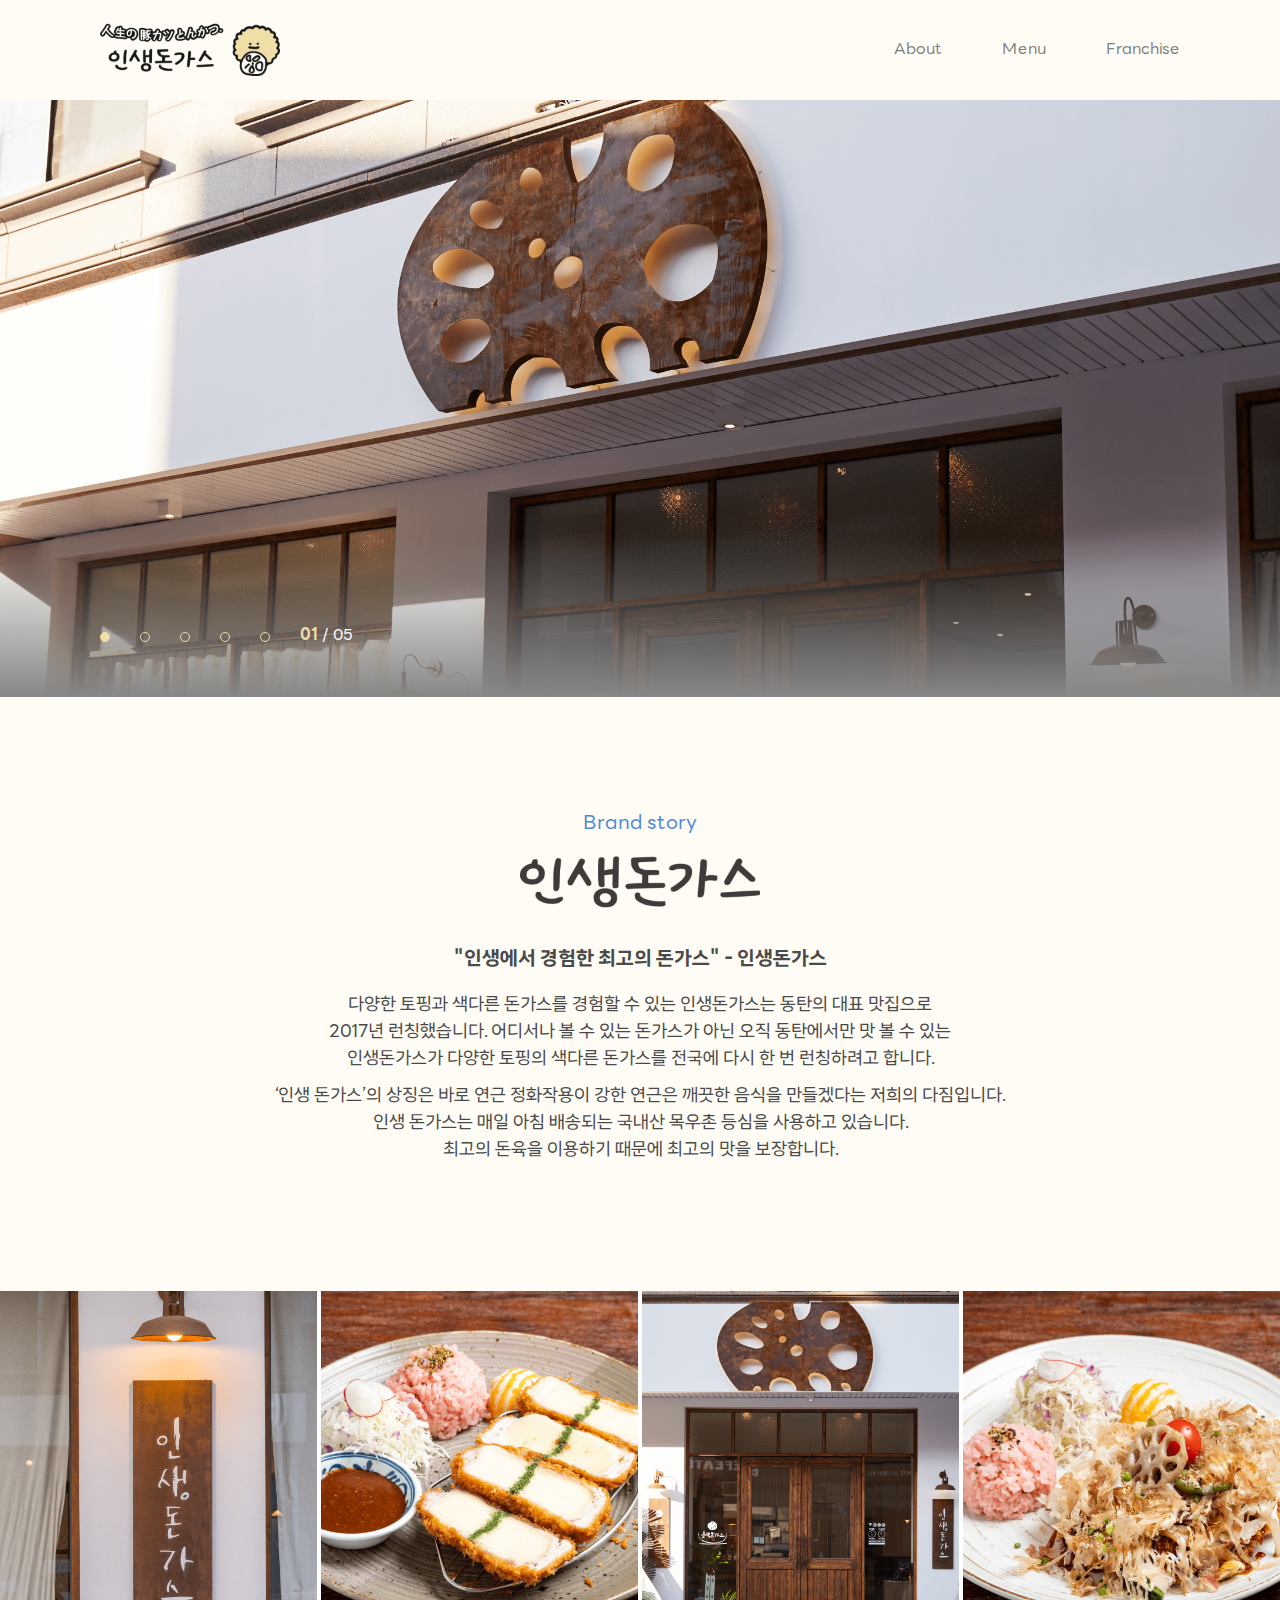
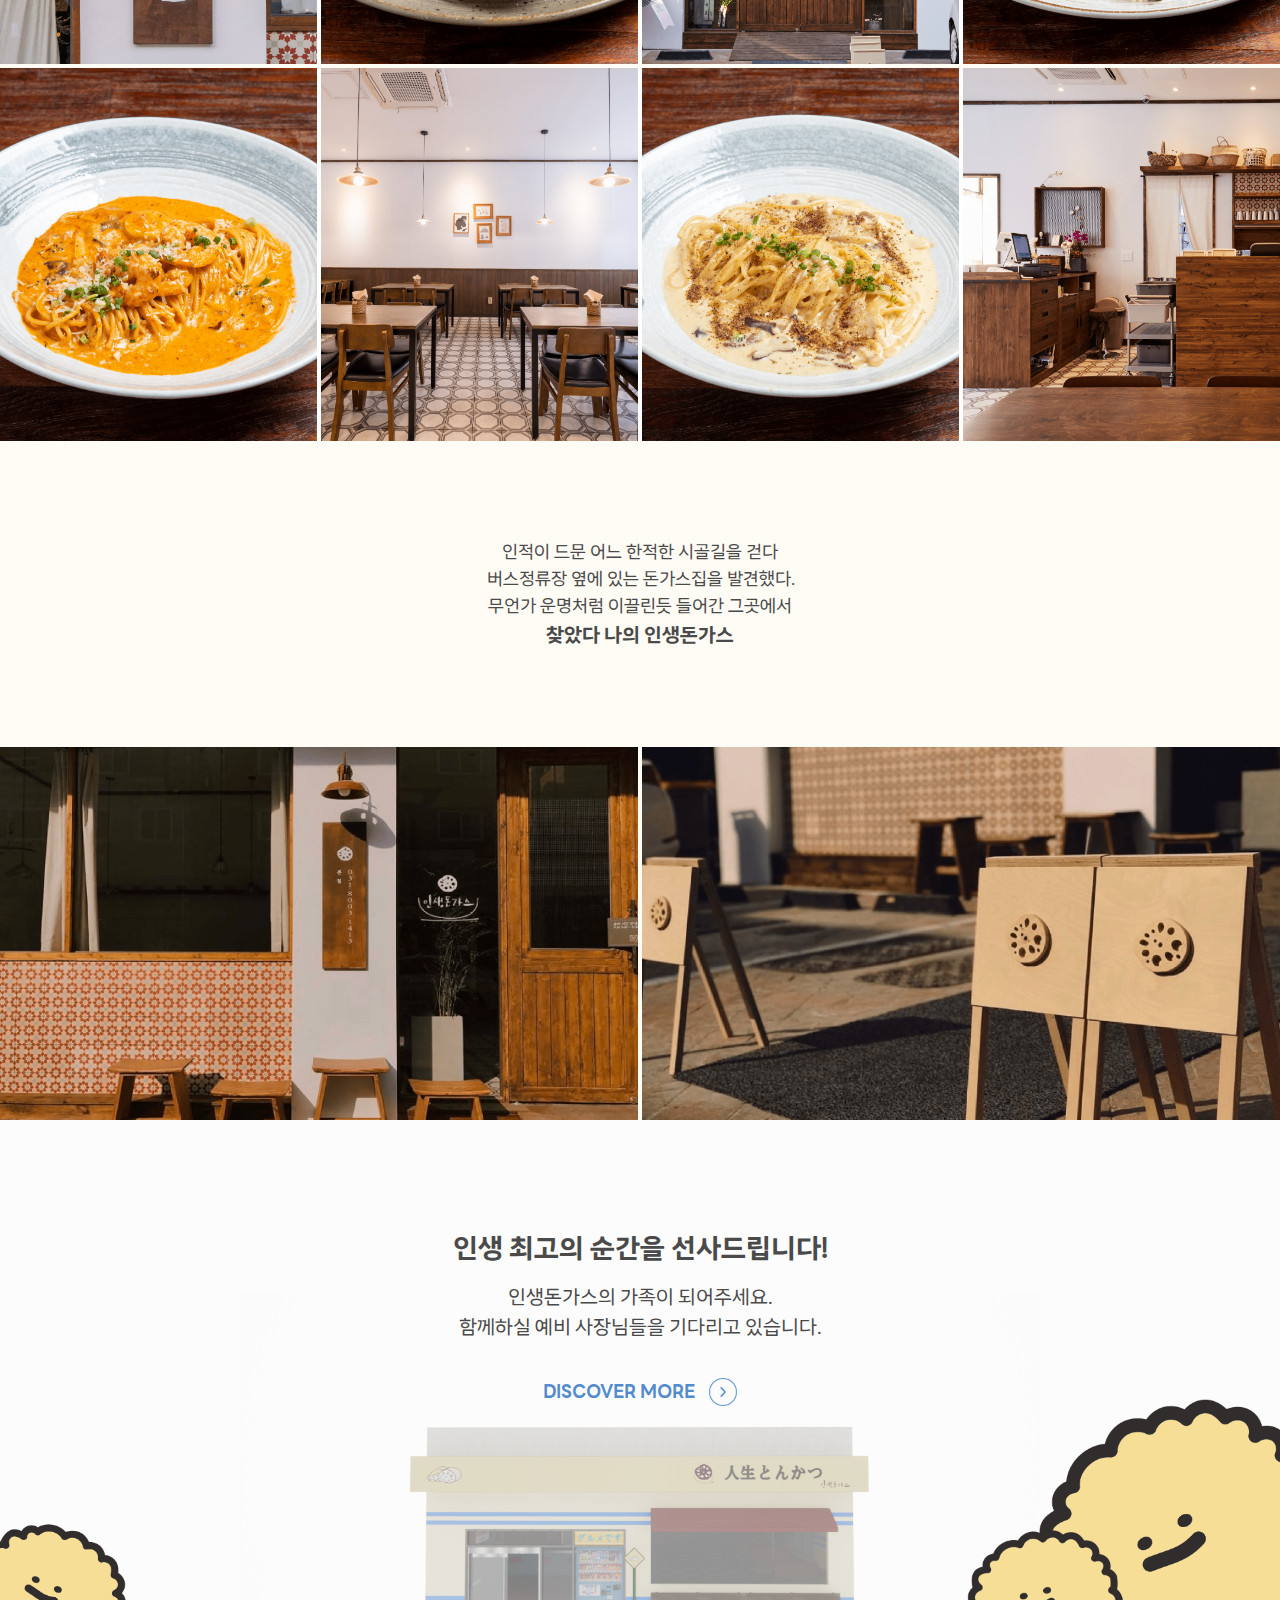
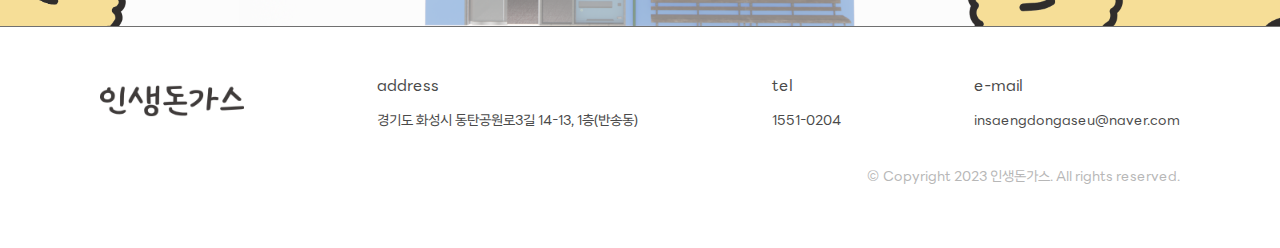
<file: index.html>
<!DOCTYPE html>
<html lang="ko">
  <head>
    <meta charset="UTF-8" />
    <meta name="viewport" content="width=device-width, initial-scale=1.0" />
    <meta
      http-equiv="refresh"
      content="revealtrans(Duration=1, Transition=12)"
    />
    <meta
      name="naver-site-verification"
      content="4f122b76c303ab8e2f87e4c218bd6d90da54f7f0"
    />
    <!-- Primary Meta Tags -->
    <title>인생돈가스</title>
    <meta name="title" content="인생돈가스" />
    <meta
      name="description"
      content="인생에서 경험한 최고의 돈가스 - 인생돈가스"
    />

    <!-- Open Graph / Facebook -->
    <meta property="og:type" content="website" />
    <meta property="og:url" content="http://insaengdon.com/" />
    <meta
      property="og:image"
      content="http://insaengdon.com/images/ogimg.png"
    />
    <meta property="og:title" content="인생돈가스" />
    <meta
      property="og:description"
      content="인생에서 경험한 최고의 돈가스 - 인생돈가스"
    />

    <!-- Twitter -->
    <meta property="twitter:card" content="summary_large_image" />
    <meta property="twitter:url" content="http://insaengdon.com/" />
    <meta
      property="twitter:image"
      content="http://insaengdon.com/images/ogimg.png"
    />
    <meta property="twitter:title" content="인생돈가스" />
    <meta
      property="twitter:description"
      content="인생에서 경험한 최고의 돈가스 - 인생돈가스"
    />
    <link
      rel="icon"
      href="http://insaengdon.com/images/favicon.png"
      type="image/x-icon"
    />
    <script src="https://cdn.jsdelivr.net/npm/swiper@10/swiper-bundle.min.js"></script>
    <script src="https://code.jquery.com/jquery-1.12.4.min.js"></script>

    <!-- 기본 제이쿼리 -->
    <script
      type="text/javascript"
      src="https://codbergmax.github.io/index/js/webpublisher.js"
    ></script>
    <!-- 메뉴 관련 제이쿼리 -->
    <link
      rel="stylesheet"
      href="https://unpkg.com/swiper/swiper-bundle.min.css"
    />
    <link
      rel="stylesheet"
      type="text/css"
      href="https://codbergmax.github.io/index/css/common.css"
    />
    <script
      defer
      type="text/javascript"
      src="https://codbergmax.github.io/index/js/scroll.js"
    ></script>
  </head>
  <body>
    <!-- Wrap -->
    <div id="wrap">
      <!-- Pc Header -->
      <header id="header">
        <div class="inner">
          <h1 class="logo_wrap">
            <a
              href="https://codbergmax.github.io/index/index.html"
              class="logo"
            >
              <img
                src="https://codbergmax.github.io/index/images/common_main_logo@3x.png"
                alt="logo"
              />
              <span class="is_blind">인생돈가스</span>
            </a>
          </h1>
          <nav id="gnb" class="nav_wrap main_nav">
            <div class="nav_body">
              <ul class="nav_list main_menu">
                <li class="nav_item">
                  <a
                    href="https://codbergmax.github.io/index/index.html#brand"
                    id="mainMenu01_label"
                    class="nav_link"
                  >
                    <span>About</span>
                  </a>
                </li>
                <li class="nav_item">
                  <a
                    href="https://codbergmax.github.io/index/sub/menu.html"
                    id="mainMenu02_label"
                    class="nav_link"
                  >
                    <span>Menu</span>
                  </a>
                  <ul
                    id="mainMenu02_dep2"
                    class="nav_list type_dep2"
                    aria-labelledby="mainMenu02_label"
                  >
                    <li class="nav_item">
                      <a
                        href="https://codbergmax.github.io/index/sub/pock.html"
                        class="nav_link"
                        ><span>Pock cutlets</span></a
                      >
                    </li>
                    <li class="nav_item">
                      <a
                        href="https://codbergmax.github.io/index/sub/pasta.html"
                        class="nav_link"
                        ><span>Pasta & Risotto</span></a
                      >
                    </li>
                    <li class="nav_item">
                      <a
                        href="https://codbergmax.github.io/index/sub/noodle.html"
                        class="nav_link"
                        ><span>Noodle & Side</span></a
                      >
                    </li>
                    <li class="nav_item">
                      <a
                        href="https://codbergmax.github.io/index/sub/newmenu.html"
                        class="nav_link"
                        ><span>New menu</span></a
                      >
                    </li>
                  </ul>
                </li>
                <li class="nav_item">
                  <a
                    href="https://codbergmax.github.io/index/sub/franchise.html"
                    id="mainMenu03_label"
                    class="nav_link"
                  >
                    <span>Franchise</span>
                  </a>
                </li>
              </ul>
            </div>
          </nav>
        </div>
      </header>
      <!-- Pc Header -->

      <div id="mainSlider"></div>

      <!-- Mobile Header -->
      <div id="m_header" class="">
        <div class="m_header_in">
          <h1>
            <a
              href="https://codbergmax.github.io/index/index.html#brand"
              title="인생돈가스"
            ></a>
          </h1>
          <ul class="topUtil">
            <li class="menuBtn btn" title="menu">
              <span></span>
              <span></span>
              <span></span>
            </li>
          </ul>
        </div>
      </div>
      <!-- /Mobile Header -->
      <!-- Mobile menu -->
      <div class="menu">
        <div class="m_header">
          <div class="m_header_in">
            <h1>
              <a
                href="https://codbergmax.github.io/index/index.html"
                title="인생돈가스"
              ></a>
            </h1>
            <ul class="topUtil">
              <li class="close btn" title="close">
                <span></span>
                <span></span>
                <span></span>
              </li>
            </ul>
          </div>
        </div>
        <div class="menu_in">
          <dl>
            <dt>
              <a href="https://codbergmax.github.io/index/index.html#brand"
                >ABOUT</a
              >
            </dt>
          </dl>
          <dl>
            <dt>
              <a href="https://codbergmax.github.io/index/sub/menu.html"
                >Menu</a
              >
            </dt>
            <dd class="sMenu">
              <a href="https://codbergmax.github.io/index/sub/pock.html"
                >Pock cutlets</a
              ><br />
              <a href="https://codbergmax.github.io/index/sub/pasta.html"
                >Pasta &amp; Risotto</a
              ><br />
              <a href="https://codbergmax.github.io/index/sub/noodle.html"
                >Noodle &amp; Side</a
              ><br />
              <a href="https://codbergmax.github.io/index/sub/newmenu.html"
                >New menu</a
              >
            </dd>
          </dl>
          <dl>
            <dt>
              <a href="https://codbergmax.github.io/index/sub/franchise.html"
                >Franchise</a
              >
            </dt>
          </dl>
        </div>
      </div>
      <!-- Mobile menu -->

      <!-- <div class="circularcursor"></div>

			<section class="main_slider">
				<div class="swiper-container gallery-top" >
					<div class="gradient"></div>
					<div class="swiper-wrapper">						
						<div class="swiper-slide">
							<div class="swiper-slide-container ">
								<div class="left"></div>
								<div class="center"></div>
								<div class="right"></div>
								<img src="images/main_banner_img_1@3x.png">
							</div>
						</div>

						<div class="swiper-slide">
							<div class="swiper-slide-container">
								<div class="left"></div>
								<div class="center"></div>
								<div class="right"></div>
								<img src="images/main_banner_img_2@3x.png">
							</div>
						</div>

						<div class="swiper-slide">
							<div class="swiper-slide-container">
								<div class="left"></div>
								<div class="center"></div>
								<div class="right"></div>
								<img src="images/main_banner_img_3@3x.png">
							</div>
						</div>

						<div class="swiper-slide">
							<div class="swiper-slide-container">
								<div class="left"></div>
								<div class="center"></div>
								<div class="right"></div>
								<img src="images/main_banner_img_4@3x.png">
							</div>
						</div>

						<div class="swiper-slide">
							<div class="swiper-slide-container">
								<div class="left"></div>
								<div class="center"></div>
								<div class="right"></div>
								<img src="images/main_banner_img_5@3x.png">
							</div>
						</div>
					</div>

					<div style="position: relative;">
						<div class="swiper-pagination pagination_bullet"></div>
						<div class="swiper-pagination pagination_fraction"></div>
					</div>
				</div>
			</section> -->

      <section
        id="brand"
        class="brand_story"
        style="height: 480px; box-sizing: border-box"
      >
        <p class="brand_title">Brand story</p>
        <img
          src="https://codbergmax.github.io/index/images/invalid-name@3x.png"
          alt="인생돈가스"
        />
        <p class="brand_subject">
          "인생에서 경험한 최고의 돈가스" - 인생돈가스
        </p>
        <p class="brand_text01">
          다양한 토핑과 색다른 돈가스를 경험할 수 있는 인생돈가스는 동탄의 대표
          맛집으로<span>
            2017년 런칭했습니다. 어디서나 볼 수 있는 돈가스가 아닌 오직
            동탄에서만 맛 볼 수 있는
          </span>
          인생돈가스가 다양한 토핑의 색다른 돈가스를 전국에 다시 한 번
          런칭하려고 합니다.
        </p>
        <p class="brand_text02">
          ‘인생 돈가스’의 상징은 바로 연근 정화작용이 강한 연근은 깨끗한 음식을
          만들겠다는 저희의 다짐입니다.<br />인생 돈가스는 매일 아침 배송되는
          국내산 목우촌 등심을 사용하고 있습니다.<br />
          최고의 돈육을 이용하기 때문에 최고의 맛을 보장합니다.
        </p>
      </section>

      <section class="sub_img">
        <div class="sub_img_top">
          <div class="sub_img_box">
            <img
              src="https://codbergmax.github.io/index/images/main_S1_img1@3x.png"
              alt=""
            />
          </div>
          <div class="sub_img_box">
            <img
              src="https://codbergmax.github.io/index/images/main_S1_img2@3x.png"
              alt=""
            />
          </div>
          <div class="sub_img_box">
            <img
              src="https://codbergmax.github.io/index/images/main_S1_img3@3x.png"
              alt=""
            />
          </div>
          <div class="sub_img_box">
            <img
              src="https://codbergmax.github.io/index/images/main_S1_img4@3x.png"
              alt=""
            />
          </div>
        </div>
        <div class="sub_img_bottom">
          <div class="sub_img_box">
            <img
              src="https://codbergmax.github.io/index/images/main_S1_img5@3x.png"
              alt=""
            />
          </div>
          <div class="sub_img_box">
            <img
              src="https://codbergmax.github.io/index/images/main_S1_img6@3x.png"
              alt=""
            />
          </div>
          <div class="sub_img_box">
            <img
              src="https://codbergmax.github.io/index/images/main_S1_img7@3x.png"
              alt=""
            />
          </div>
          <div class="sub_img_box">
            <img
              src="https://codbergmax.github.io/index/images/main_S1_img8@3x.png"
              alt=""
            />
          </div>
        </div>
      </section>

      <section class="m_sub_img">
        <div class="m_sub_img_top">
          <img
            src="https://codbergmax.github.io/index/images/main_S1_img1@3x.png"
            alt=""
          />
          <img
            src="https://codbergmax.github.io/index/images/main_S1_img2@3x.png"
            alt=""
          />
          <img
            src="https://codbergmax.github.io/index/images/main_S1_img4@3x.png"
            alt=""
          />
          <img
            src="https://codbergmax.github.io/index/images/main_S1_img3@3x.png"
            alt=""
          />
        </div>
        <div class="m_sub_img_bottom">
          <img
            src="https://codbergmax.github.io/index/images/main_S1_img6@3x.png"
            alt=""
          />
          <img
            src="https://codbergmax.github.io/index/images/main_S1_img5@3x.png"
            alt=""
          />
          <img
            src="https://codbergmax.github.io/index/images/main_S1_img7@3x.png"
            alt=""
          />
          <img
            src="https://codbergmax.github.io/index/images/main_S1_img8@3x.png"
            alt=""
          />
        </div>
      </section>

      <section class="brand_story_sub">
        <p class="brand_story_sub_tit">
          인적이 드문 어느 한적한 시골길을 걷다<br />
          버스정류장 옆에 있는 돈가스집을 발견했다.<br />
          무언가 운명처럼 이끌린듯 들어간 그곳에서<br />
          <span>찾았다 나의 인생돈가스</span>
        </p>
      </section>

      <section class="exterior">
        <div class="exterior_wrap">
          <img
            src="https://codbergmax.github.io/index/images/main_S2_img1@3x.png"
            alt="외부이미지"
          />
          <img
            src="https://codbergmax.github.io/index/images/main_S2_img2@3x.png"
            alt="외부이미지"
          />
        </div>
      </section>

      <section class="notice" style="">
        <img
          src="https://codbergmax.github.io/index/images/common_symbol1@3x.png"
          alt="캐릭터"
        />
        <img
          src="https://codbergmax.github.io/index/images/common_symbol3@3x.png"
          alt="캐릭터"
        />
        <img
          src="https://codbergmax.github.io/index/images/common_symbol2@3x.png"
          alt="캐릭터"
        />

        <div class="notice_wrap">
          <p class="n_txt01">인생 최고의 순간을 선사드립니다!</p>
          <p class="n_txt02">
            인생돈가스의 가족이 되어주세요.<br />함께하실 예비 사장님들을
            기다리고 있습니다.
          </p>
          <a
            href="https://codbergmax.github.io/index/sub/franchise.html"
            target=""
            >DISCOVER MORE</a
          >
        </div>
      </section>

      <footer>
        <div class="footer_inner">
          <div class="f_logo">
            <img
              src="https://codbergmax.github.io/index/images/invalid-name@3x.png"
              alt="footer_logo"
            />
          </div>
          <div>
            <p class="f_tit">address</p>
            <p class="f_txt">경기도 화성시 동탄공원로3길 14-13, 1층(반송동)</p>
          </div>
          <div>
            <p class="f_tit">tel</p>
            <p class="f_txt">1551-0204</p>
          </div>
          <div>
            <p class="f_tit">e-mail</p>
            <p class="f_txt">insaengdongaseu@naver.com</p>
          </div>
        </div>
        <p class="copy">© Copyright 2023 인생돈가스. All rights reserved.</p>
      </footer>
    </div>
    <!-- //wrap -->

    <script>
      // 	$(document).ready(function() {
      $(document).ready(function () {
        const circularCursor = $(".circularcursor");
        $(document).on("mousemove", function (e) {
          circularCursor.css({
            left: e.pageX,
            top: e.pageY,
          });
        });
      });
      $(document).ready(function () {
        // Load the content of included.html into the div with id "includedContent"
        $("#mainSlider").load(
          "https://codbergmax.github.io/index/sub/slider/mainSlider.html"
        );
      });

      $(document).ready(function () {
        $("a").click(function () {
          $(".menu").removeClass("visible");
          $(".menu").animate({ height: "0" }, 500);
          $("body").removeClass("noScroll");
        });
      });
    </script>
  </body>
</html>
</file>
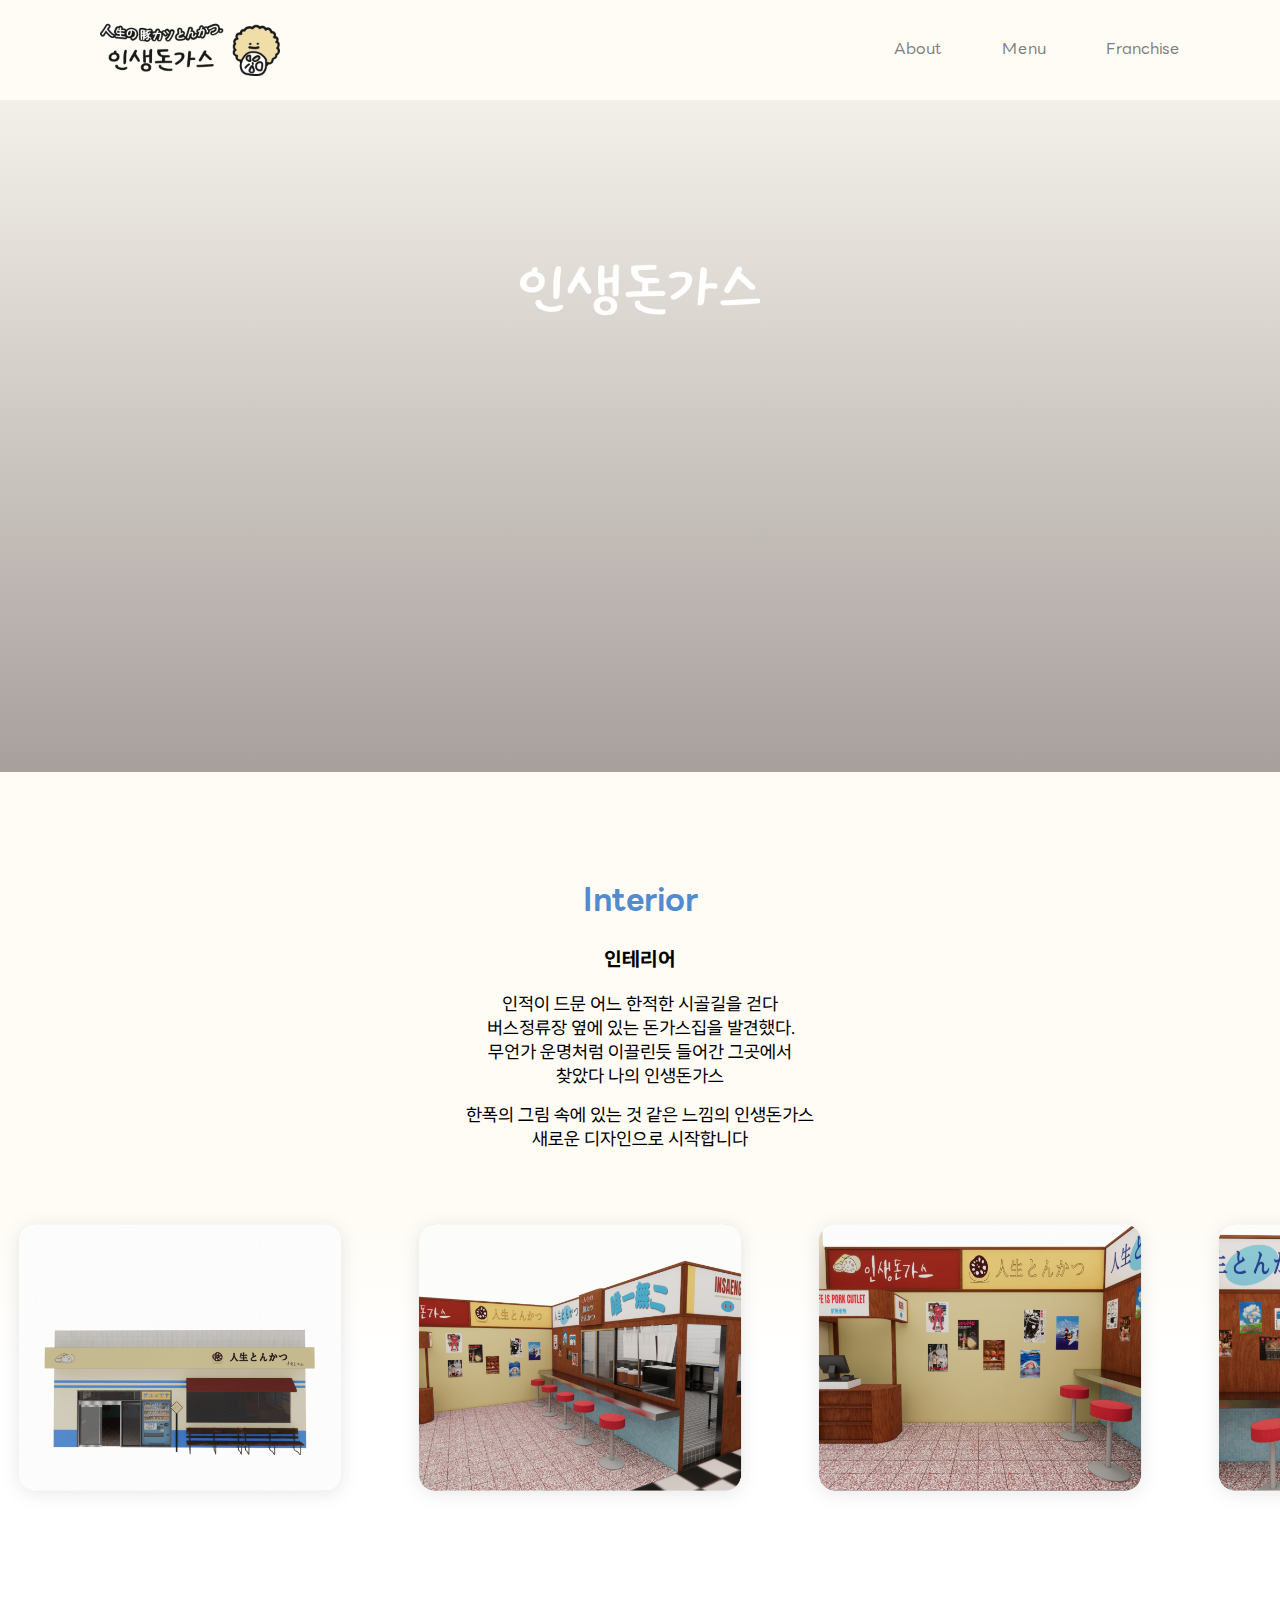
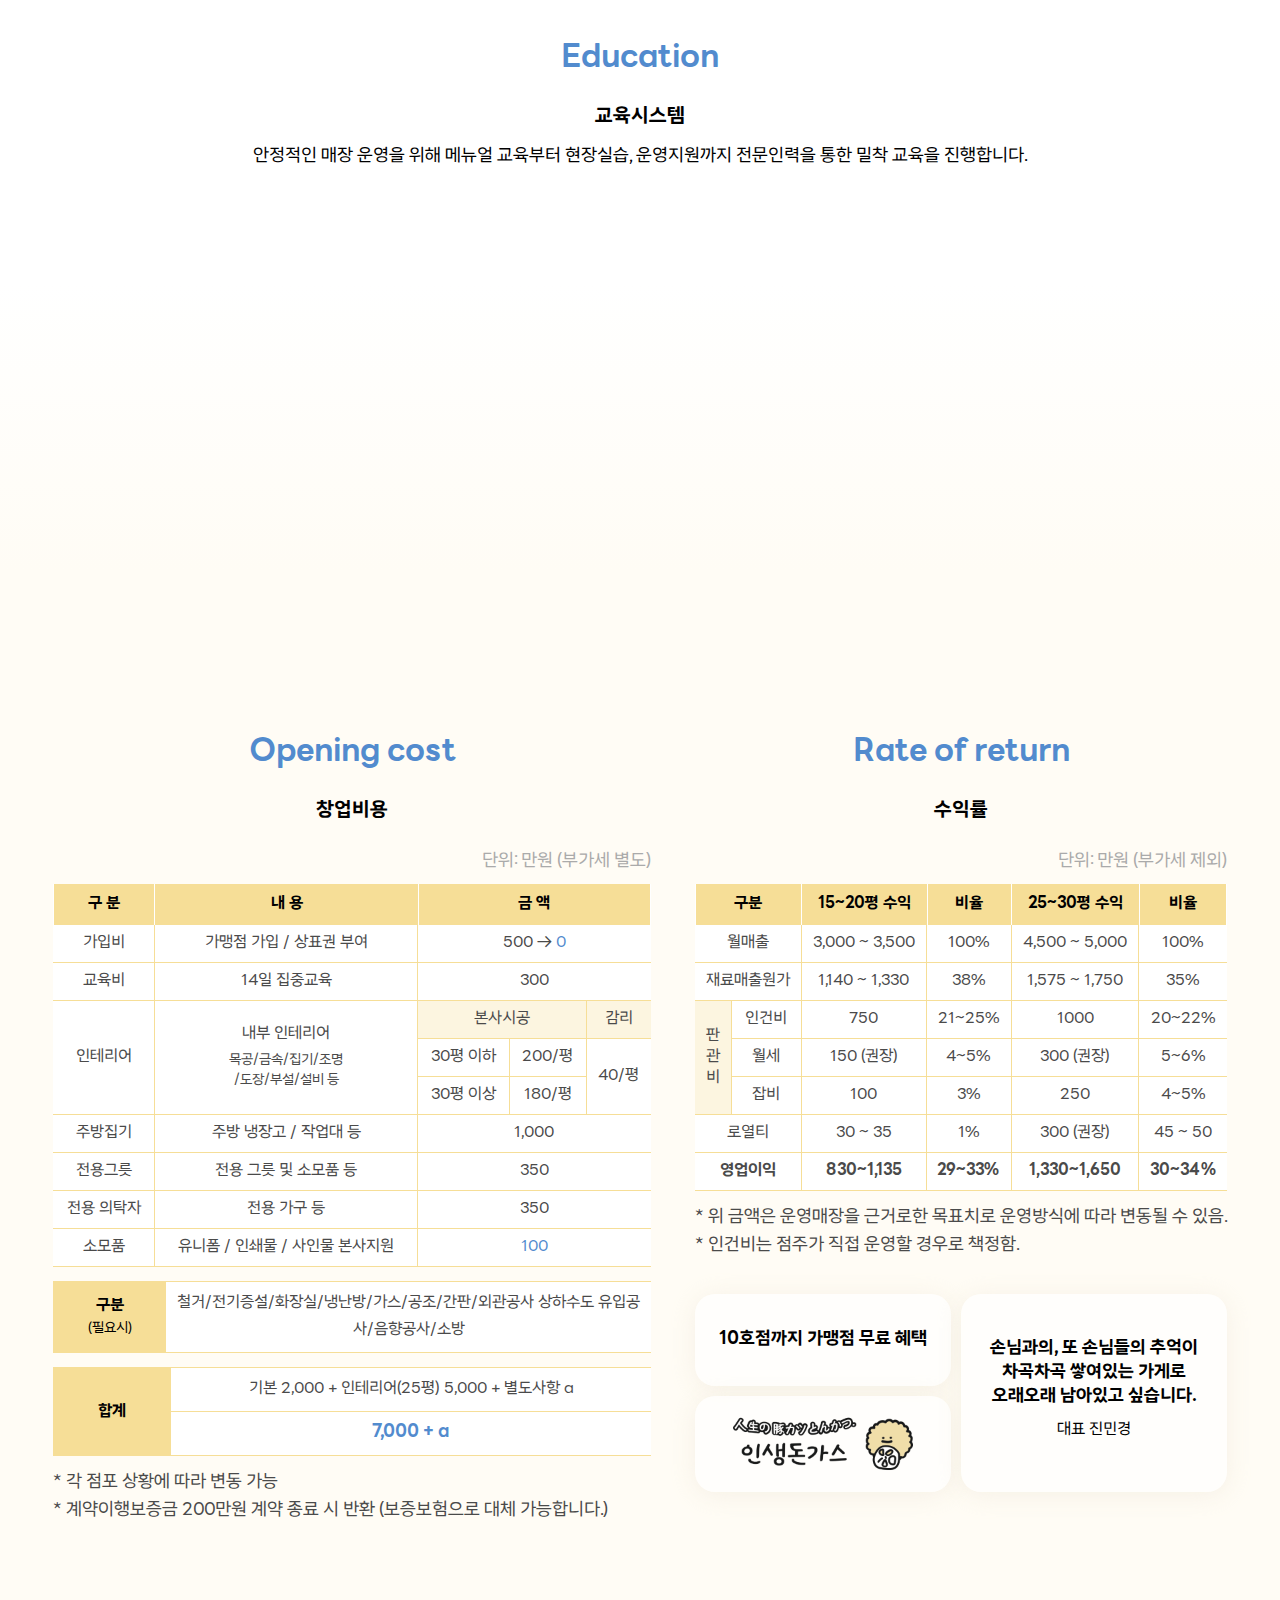
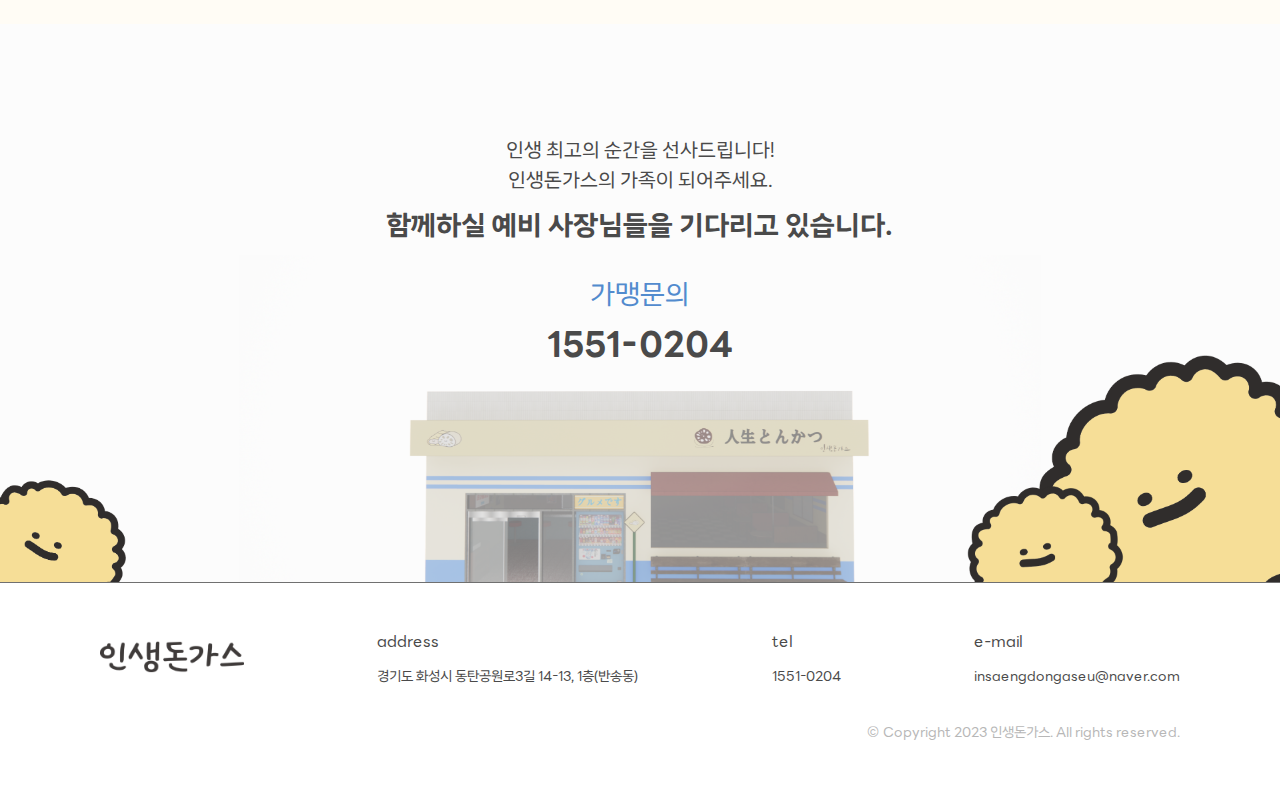
<file: sub/franchise.html>
<!DOCTYPE html>
<html lang="ko">
	<head>
		<meta charset="UTF-8">
		<meta name="viewport" content="width=device-width, initial-scale=1.0">
		<meta http-equiv="refresh" content="revealtrans(Duration=1, Transition=12)" />
		<!-- Primary Meta Tags -->
		<title>인생돈가스</title>
		<meta name="title" content="인생돈가스" />
		<meta name="description" content="인생에서 경험한 최고의 돈가스 - 인생돈가스" />

		<!-- Open Graph / Facebook -->
		<meta property="og:type" content="website" />
		<meta property="og:url" content="https://metatags.io/" />
		<meta property="og:title" content="인생돈가스" />
		<meta property="og:description" content="인생에서 경험한 최고의 돈가스 - 인생돈가스" />
		<meta property="og:image" content="https://metatags.io/images/meta-tags.png" />

		<!-- Twitter -->
		<meta property="twitter:card" content="summary_large_image" />
		<meta property="twitter:url" content="https://metatags.io/" />
		<meta property="twitter:title" content="인생돈가스" />
		<meta property="twitter:description" content="인생에서 경험한 최고의 돈가스 - 인생돈가스" />
		<meta property="twitter:image" content="https://metatags.io/images/meta-tags.png" />
		<link rel="shortcut icon" href="https://codbergmax.github.io/index/images/favicon@3x.png">
		
		<script src="https://cdnjs.cloudflare.com/ajax/libs/gsap/3.4.2/gsap.min.js"></script>

		<!-- <script src="https://cdn.jsdelivr.net/npm/swiper@10/swiper-bundle.min.js"></script> -->
		<script src="https://code.jquery.com/jquery-1.12.4.min.js"></script>
		<!-- 기본 제이쿼리 -->	
		<!-- <script src="https://code.jquery.com/jquery-3.6.0.min.js"></script> -->
		<script type="text/javascript" src="https://codbergmax.github.io/index/js/webpublisher.js"></script>	<!-- 메뉴 관련 제이쿼리 -->
		<!-- <link rel="stylesheet" href="https://unpkg.com/swiper/swiper-bundle.min.css" /> -->
		<link rel="stylesheet" type="text/css" href="https://codbergmax.github.io/index/css/common.css">
		<link rel="stylesheet" href="https://cdn.jsdelivr.net/npm/swiper@8/swiper-bundle.min.css">
		<script src="https://cdn.jsdelivr.net/npm/swiper@8/swiper-bundle.min.js"></script>
		<script defer type="text/javascript" src="https://codbergmax.github.io/index/js/scroll.js"></script>
	</head>
	<body>
		
		<style>
		
	   .menu-slider {
	    background-image: linear-gradient(to top, rgb(255, 255, 255) 53%, #fffcf5);
		overflow: hidden;
        cursor: -webkit-grab;
        width: 100%;
        position: relative;
        z-index: 1;
        height: 40vh;
		display: block;
      }
      .menu-slider.is-dragging {
        cursor: -webkit-grabbing;
        cursor: grabbing;
      }
      .menu--wrapper {
        counter-reset: count;
        display: -webkit-box;
        display: flex;
        position: absolute;
        z-index: 1;
        height: 100%;
        top: 0;
        left: 0;
        width: 100%;
      }
	  .menu-slider:hover {
		cursor :url(https://codbergmax.github.io/index/images/common_slide_cursor_scoll.svg) 2 2, auto;z-index: 9999 !important;
	  }
      .menu--item {
        counter-increment: count;
        position: absolute;
        z-index: 1;
        top: 0;
        left: 0;
        width: 400px;
        height: 100%;
        overflow: hidden;
      }
      
      .menu--item:nth-child(n + 10):before {
        content: counter(count);
      }
      .menu--item figure {
        position: absolute;
        z-index: 1;
        display: block;
        -webkit-user-select: none;
        -moz-user-select: none;
        -ms-user-select: none;
        user-select: none;
        -webkit-appearance: none;
        padding: 0;
        border: none;
        outline: none;
        box-shadow: none;
        cursor: pointer;
        width: 100%;
        height: 100%;
        overflow: hidden;
        pointer-events: none;
        -webkit-transform-origin: center;
        transform-origin: center;
      }
      .menu--item figure img {
        position: absolute;
        z-index: 1;
        top: 0;
        left: 0;
        width: 90%;
        height: 90%;
        -o-object-fit: cover;
        object-fit: cover;
        vertical-align: middle;
        -webkit-transform-origin: center;
        transform-origin: center;
      }
			@media (max-width: 780px) {
      
				.menu--item figure img {
					width: 90%;
					height: 90%;
				}
      }s
      .version {
        display: inline-block;
        position: fixed;
        text-align: center;
        z-index: 1;
        text-decoration: none;
        background: #333;
        font-family: sans-serif;
        color: #fff;
        text-transform: uppercase;
        font-size: 12px;
        border-radius: 10px;
        box-shadow: 0 8px 10px -5px rgba(0, 0, 0, 0.2);
        top: -30px;
        right: -50px;
        bottom: auto;
        -webkit-transform: rotate(45deg);
        transform: rotate(45deg);
        -webkit-transform-origin: 0% 100%;
        transform-origin: 0% 100%;
        border-radius: 0;
        padding: 8px 30px;
        font-size: 11px;
      }
      .version:before {
        content: "";
        position: absolute;
        z-index: -1;
        width: 100%;
        height: 100px;
        bottom: 0;
        right: 0%;
        background: transparent;
      }
      @media (max-width: 780px) {
        .version {
          -webkit-transform: scale(0.6) rotate(45deg);
          transform: scale(0.6) rotate(45deg);
          right: -100px;
        }
      }
	  @media all and (min-width: 1920px) {
        .menu--item {
        width: 530px;
      }
      .menu--item figure img {
        width: 100%;
        height: 100%;
      }
	}
	  
		</style>
		<!-- Wrap -->
		<div id="wrap" >
			<!-- Pc Header -->
			<header id="header">
				<div class="inner">
					<h1 class="logo_wrap">
						<a href="https://codbergmax.github.io/index/" class="logo">
							<img src="https://codbergmax.github.io/index/images/common_main_logo@3x.png" alt="logo" />
							<span class="is_blind">인생돈가스</span>
						</a>
					</h1>
					<nav id="gnb" class="nav_wrap main_nav">
						<div class="nav_body">
							<ul class="nav_list main_menu">
								<li class="nav_item">
									<a href="https://codbergmax.github.io/index#brand" id="mainMenu01_label" class="nav_link">
										<span>About</span>
									</a>
								</li>
								<li class="nav_item">
									<a href="https://codbergmax.github.io/index/sub/menu.html" id="mainMenu02_label" class="nav_link">
										<span>Menu</span>
									</a>
									<ul id="mainMenu02_dep2" class="nav_list type_dep2" aria-labelledby="mainMenu02_label">
										<li class="nav_item">
											<a href="https://codbergmax.github.io/index/sub/pock.html" class="nav_link"><span>Pock cutlets</span></a>
										</li>
										<li class="nav_item">
											<a href="https://codbergmax.github.io/index/sub/pasta.html" class="nav_link"><span>Pasta & Risotto</span></a>
										</li>
										<li class="nav_item">
											<a href="https://codbergmax.github.io/index/sub/noodle.html" class="nav_link"><span>Noodle & Side</span></a>
										</li>
										<li class="nav_item">
											<a href="https://codbergmax.github.io/index/sub/newmenu.html"  class="nav_link"><span>New menu</span></a>
										</li>
									</ul>
								</li>
								<li class="nav_item">
									<a href="https://codbergmax.github.io/index/sub/franchise.html" id="mainMenu03_label" class="nav_link">
										<span>Franchise</span>
									</a>
								</li>
							</ul>
						</div>
					</nav>
				</div>
			</header>
			<!-- Pc Header -->

			<!-- Mobile Header -->
			<div id="m_header" class="">
				<div class="m_header_in">
					<h1><a href="https://codbergmax.github.io/index/index.html" title="인생돈가스"></a></h1>
					<ul class="topUtil">
						<li class="menuBtn btn" title="menu">
							<span></span>
							<span></span>
							<span></span>
						</li>
					</ul>
				</div>
			</div>
			<!-- /Mobile Header -->
			<!-- Mobile menu -->
			<div class="menu">
				<div class="m_header">
					<div class="m_header_in">
						<h1><a href="https://codbergmax.github.io/index/index.html" title="인생돈가스"></a></h1>
						<ul class="topUtil">
							<li class="close btn" title="close">
								<span></span>
								<span></span>
								<span></span>
							</li>
						</ul>
					</div>
				</div>
				<div class="menu_in">
					<dl>
						<dt><a href="https://codbergmax.github.io/index/index.html#brand">ABOUT</a></dt>
					</dl>
					<dl>
						<dt><a href="https://codbergmax.github.io/index/sub/menu.html">Menu</a></dt>
						<dd class="sMenu">
							<a href="https://codbergmax.github.io/index/sub/pock.html">Pock cutlets</a><br />
							<a href="https://codbergmax.github.io/index/sub/pasta.html">Pasta &amp; Risotto</a><br />
							<a href="https://codbergmax.github.io/index/sub/noodle.html">Noodle &amp; Side</a><br />
							<a href="https://codbergmax.github.io/index/sub/newmenu.html">New menu</a>
						</dd>
					</dl>
					<dl>
						<dt><a href="https://codbergmax.github.io/index/sub/franchise.html">Franchise</a></dt>
					</dl>
				</div>
			</div>
			<!-- Mobile menu -->

			<section class="franchise_main">
				<div class="fm_inner">
					<img src="https://codbergmax.github.io/index/images/common_typo_logo_W@3x.png" alt="인생돈가스" />
					<p class="one fm_tit">"인생에서 경험한 최고의 돈가스" - 인생돈가스</p>
					<div class="two fm_txt">
						<p>다양한 토핑과 색다른 돈가스를 경험할 수 있는 인생돈가스는 동탄의 대표 맛집으로 <span>
						2017년 런칭했습니다. 어디서나 볼 수 있는 돈가스가 아닌 오직 동탄에서만 맛 볼 수 있는 </span>
						인생돈가스가 다양한 토핑의 색다른 돈가스를 전국에 다시 한 번 런칭하려고 합니다.</p>
						<p>‘인생 돈가스’의 상징은 바로 연근 정화작용이 강한 연근은 깨끗한 음식을 만들겠다는 저희의 다짐입니다. <span>인생 돈가스는 매일 아침 배송되는 국내산 목우촌 등심을 사용하고 있습니다.</span>
						최고의 돈육을 이용하기 때문에 최고의 맛을 보장합니다.</p>
					</div>
				</div>
			</section>

			<section class="interior">
				<div class="interior_inner">
					<p class="e_tit">Interior</p>
					<p class="k_tit">인테리어</p>
					<p class="in_txt in_txt01">인적이 드문 어느 한적한 시골길을 걷다<br /> 
						버스정류장 옆에 있는 돈가스집을 발견했다.<br /> 
						무언가 운명처럼 이끌린듯 들어간 그곳에서<br />
						 찾았다 나의 인생돈가스</p>
					<p class="in_txt in_txt02">한폭의 그림 속에 있는 것 같은 느낌의 인생돈가스<br />
						새로운 디자인으로 시작합니다</p>
				</div>
			</section>

			<div class="menu-slider">
				<div class="menu--wrapper">
					<div class="menu--item">
						<figure><img src="https://codbergmax.github.io/index/images/franchise_slide_img_1@3x.png" /></figure>
					</div>
					<div class="menu--item">
						<figure><img src="https://codbergmax.github.io/index/images/franchise_slide_img_2@3x.png" /></figure>
					</div>
					<div class="menu--item">
						<figure><img src="https://codbergmax.github.io/index/images/franchise_slide_img_3@3x.png" /></figure>
					</div>
					<div class="menu--item">
					<figure><img src="https://codbergmax.github.io/index/images/franchise_slide_img_4@3x.png" /></figure>
					</div>
					<div class="menu--item">
						<figure><img src="https://codbergmax.github.io/index/images/franchise_slide_img_5@3x.png" /></figure>
					</div>
					<div class="menu--item">
						<figure><img src="https://codbergmax.github.io/index/images/franchise_slide_img_6@3x.png" /></figure>
					</div>
				</div>
			</div>

			<section>
				<div class="education_inner">
					<p class="e_tit edu_tit">Education</p>
					<p class="k_tit">교육시스템</p>
					<p class="edu_txt">안정적인 매장 운영을 위해 메뉴얼 교육부터 현장실습, <span>운영지원까지 전문인력을 통한 밀착 교육을 진행합니다.</span></p>
					<div class="education_img">
						<div class="edu_img edu_img01">
							<div class="pi_top">
								<img src="https://codbergmax.github.io/index/images/franchise_ico_1@3x.png" alt="운영 노하우 제공" />
								<p class="edu_stit">운영 노하우 제공</p>
							</div>
						</div>
						<div class="edu_img edu_img02">
							<div class="pi_top">
								<img src="https://codbergmax.github.io/index/images/franchise_ico_2@3x.png" alt="체계적인 교육시스템" />
								<p class="edu_stit">체계적인 교육시스템</p>
							</div>
						</div>
						<div class="edu_img edu_img03">
							<div class="pi_top">
								<img src="https://codbergmax.github.io/index/images/franchise_ico_3@3x.png" alt="본사의 지속적인 관리" />
								<p class="edu_stit">본사의 지속적인 관리</p>
							<div>
						</div>
					</div>
				</div>
			</section>

			<section>
				<div class="cost_wrap">
					<div class="opening_inner">
						<p class="e_tit">Opening cost</p>
						<p class="k_tit">창업비용</p>
						<div class="table">
							<p class="ex_txt">단위: 만원 (부가세 별도)</p>
							<table>
								<thead>
									<tr>
										<th>구 분</th>
										<th>내 용</th>
										<th colspan="3">금 액</th>
									</tr>
								</thead>
								<tbody>
									<tr>
										<td>가입비</td>
										<td>가맹점 가입 / 상표권 부여</td>
										<td colspan="3">500 → <span class="c_b">0</span></td>
									</tr>
									<tr>
										<td>교육비</td>
										<td>14일 집중교육</td>
										<td colspan="3">300</td>
									</tr>
									<tr>
										<td rowspan="3">인테리어</td>
										<td rowspan="3">내부 인테리어<br /><span class="sm_txt">목공/금속/집기/조명<br />/도장/부설/설비 등</span></td>
										<td colspan="2" class="bg_y">본사시공</td>
										<td class="bg_y">감리</td>
									</tr>
									<tr>
										<td>30평 이하</td>
										<td>200/평</td>
										<td colspan="2" rowspan="2">40/평</td>
									</tr>
									<tr>
										<td>30평 이상</td>
										<td style="border-right: 1px solid #f6de97;">180/평</td>
									</tr>
									<tr>
										<td>주방집기</td>
										<td>주방 냉장고 / 작업대 등</td>
										<td colspan="3">1,000</td>
									</tr>
									<tr>
										<td>전용그릇</td>
										<td>전용 그릇 및 소모품 등</td>
										<td colspan="3">350</td>
									</tr>
									<tr>
										<td>전용 의탁자</td>
										<td>전용 가구 등</td>
										<td colspan="3">350</td>
									</tr>
									<tr>
										<td>소모품</td>
										<td>유니폼 / 인쇄물 / 사인물 본사지원</td>
										<td colspan="3"><span class="c_b">100</span></td>
									</tr>
								</tbody>
							</table>

							<table class="table_2 pc_table">
								<tbody>
									<tr>
										<th>구분<span>(필요시)</span></th>
										<td>철거/전기증설/화장실/냉난방/가스/공조/간판/외관공사
											상하수도 유입공사/음향공사/소방</td>
									</tr>
								</tbody>
							</table>

							<table class="m_table" style="margin-top: 10px;">
								<thead>
									<tr>
										<th>구분 <span>(필요시)</span></th>
									</tr>
								</thead>
								<tbody>
									<tr>
										<td>철거/전기증설/화장실/냉난방/가스/공조/간판/외관공사<span>상하수도 유입공사/음향공사/소방</span></td>
									</tr>
								</tbody>
							</table>

							<table class="table_3 pc_table">
								<tbody>
									<tr>
										<th rowspan="2">합계</th>
										<td>기본 2,000 + 인테리어(25평) 5,000 + 별도사항 a</td>
									</tr>
									<tr>
										<td>7,000 + a</td>
									</tr>
								</tbody>
							</table>

							<table class="m_table" style="margin-top: 10px;">
								<thead>
									<tr>
										<th>합계</th>
									</tr>
								</thead>
								<tbody>
									<tr>
										<td>기본 2,000 + 인테리어(25평) 5,000 + 별도사항 a</td>
									</tr>
									<tr>
										<td>7,000 + a</td>
									</tr>
								</tbody>
							</table>

							<p class="etc01">* 각 점포 상황에 따라 변동 가능</p>
							<p class="etc02">* 계약이행보증금 200만원 계약 종료 시 반환 (보증보험으로 대체 가능합니다.)</p>
						</div>
					</div>

					<div class="return_inner">
						<p class="e_tit">Rate of return</p>
						<p class="k_tit">수익률</p>
						<div class="table pc_table">
							<p class="ex_txt">단위: 만원 (부가세 제외)</p>
							<table>
								<thead>
									<tr>
										<th colspan="2">구분</th>
										<th>15~20평 수익</th>
										<th>비율</th>
										<th>25~30평 수익</th>
										<th>비율</th>
									</tr>
								</thead>
								<tbody>
									<tr>
										<td colspan="2">월매출</td>
										<td>3,000 ~ 3,500</td>
										<td>100%</td>
										<td>4,500 ~ 5,000</td>
										<td>100%</td>
									</tr>
									<tr>
										<td colspan="2">재료<span>매출원가</span></td>
										<td>1,140 ~ 1,330</td>
										<td>38%</td>
										<td>1,575 ~ 1,750</td>
										<td>35%</td>
									</tr>
									<tr>
										<td class="bg_y" rowspan="3">판<br />관<br />비</td>
										<td>인건비</td>
										<td>750</td>
										<td>21~25%</td>
										<td>1000</td>
										<td>20~22%</td>
									</tr>
									<tr>
										<td>월세</td>
										<td>150 (권장)</td>
										<td>4~5%</td>
										<td>300 (권장)</td>
										<td>5~6%</td>
									</tr>
									<tr>
										<td>잡비</td>
										<td>100</td>
										<td>3%</td>
										<td>250</td>
										<td>4~5%</td>
									</tr>
									<tr>
										<td colspan="2">로열티</td>
										<td>30 ~ 35</td>
										<td>1%</td>
										<td>300 (권장)</td>
										<td>45 ~ 50</td>
									</tr>
									<tr>
										<td colspan="2">영업이익</td>
										<td>830~1,135</td>
										<td>29~33%</td>
										<td>1,330~1,650</td>
										<td>30~34%</td>
									</tr>
								</tbody>
							</table>

							<p class="etc01">* 위 금액은 운영매장을 근거로한 목표치로 운영방식에 따라 변동될 수 있음.</p>
							<p class="etc02">* 인건비는 점주가 직접 운영할 경우로 책정함.</p>
						</div>

						<div class="table m_table">
							<p class="ex_txt">단위: 만원 (부가세 제외)</p>
							<table>
								<thead>
									<tr>
										<th>구분</th>
										<th>15~20평 수익</th>
										<th>비율</th>
									</tr>
								</thead>
								<tbody>
									<tr>
										<td>월매출</td>
										<td>3,000 ~ 3,500</td>
										<td>100%</td>
									</tr>
									<tr>
										<td>재료<span>(매출원가)</span></td>
										<td>1,140 ~ 1,330</td>
										<td>38%</td>
									</tr>
									<tr>
										<td>인건비</td>
										<td>750</td>
										<td>21~25%</td>
									</tr>
									<tr>
										<td>월세</td>
										<td>150 (권장)</td>
										<td>4~5%</td>
									</tr>
									<tr>
										<td>잡비</td>
										<td>100</td>
										<td>3%</td>
									</tr>
									<tr>
										<td>로열티</td>
										<td>30 ~ 35</td>
										<td>1%</td>
									</tr>
									<tr>
										<td>영업이익</td>
										<td>830~1,135</td>
										<td>29~33%</td>
									</tr>
								</tbody>
							</table>
						</div>

						<div class="table m_table">
							<p class="ex_txt">단위: 만원 (부가세 제외)</p>
							<table>
								<thead>
									<tr>
										<th>구분</th>
										<th>25~30평 수익</th>
										<th>비율</th>
									</tr>
								</thead>
								<tbody>
									<tr>
										<td>월매출</td>
										<td>4,500 ~ 5,000</td>
										<td>100%</td>
									</tr>
									<tr>
										<td>재료<span>(매출원가)</span></td>
										<td>1,575 ~ 1,750</td>
										<td>38%</td>
									</tr>
									<tr>
										<td>인건비</td>
										<td>1,000</td>
										<td>21~25%</td>
									</tr>
									<tr>
										<td>월세</td>
										<td>300 (권장)</td>
										<td>4~5%</td>
									</tr>
									<tr>
										<td>잡비</td>
										<td>250</td>
										<td>3%</td>
									</tr>
									<tr>
										<td>로열티</td>
										<td>45 ~ 50</td>
										<td>1%</td>
									</tr>
									<tr>
										<td>영업이익</td>
										<td>1,330~1,650</td>
										<td>30~34%</td>
									</tr>
								</tbody>
							</table>

							<p class="etc01">* 위 금액은 운영매장을 근거로한 목표치로 운영방식에 따라 변동될 수 있음.</p>
							<p class="etc02 mb0">* 인건비는 점주가 직접 운영할 경우로 책정함.</p>
						</div>

						<div class="box_wrap">
							<div class="box_inner">
								<div class="box_bg box_txt01">10호점까지 <span>가맹점 무료 혜택</span></div>
								<div class="box_bg box_txt02"><img src="https://codbergmax.github.io/index/images/common_main_logo@3x.png" /></div>
							</div>
							<div class="box_bg box_txt03">
								손님과의, 또 손님들의 추억이 <span>차곡차곡 쌓여있는 가게로</span>오래오래 남아있고 싶습니다.
								<span>대표 진민경</span>
							</div>
						</div>
					</div>
				</div>
			</section>

			<section class="franchise_notice">
				<img src="https://codbergmax.github.io/index/images/common_symbol1@3x.png" alt="캐릭터" />
				<img src="https://codbergmax.github.io/index/images/common_symbol3@3x.png" alt="캐릭터" />
				<img src="https://codbergmax.github.io/index/images/common_symbol2@3x.png" alt="캐릭터" />
				
				<div class="franchise_notice_wrap">
					<p class="n_txt01">인생 최고의 순간을 선사드립니다!<br />인생돈가스의 가족이 되어주세요.</p>
					<p class="n_txt02">함께하실 예비 사장님들을 기다리고 있습니다.</p>
					<p class="n_txt03">가맹문의</p>
					<p class="n_txt04">1551-0204</p>
				</div>
			</section>

			<footer>
				<div class="footer_inner">
					<div class="f_logo"><img src="https://codbergmax.github.io/index/images/invalid-name@3x.png" alt="footer_logo" /></div>
					<div>
						<p class="f_tit">address</p>
						<p class="f_txt">경기도 화성시 동탄공원로3길 14-13, 1층(반송동)</p>
					</div>
					<div>
						<p class="f_tit">tel</p>
						<p class="f_txt">1551-0204</p>
					</div>
					<div>
						<p class="f_tit">e-mail</p>
						<p class="f_txt">insaengdongaseu@naver.com</p>
					</div>
				</div>
				<p class="copy">© Copyright 2023 인생돈가스. All rights reserved.</p>
			</footer>
		</div>
		<!-- //wrap -->

		<script>
			// 섹션별 스크롤 이벤트
			//// education_inner 섹션
		
			
		</script>
		<script>
			// $(document).ready(function() {
			// 	// Load the content of included.html into the div with id "includedContent"
			// 	$('#franchiseSlider').load('https://codbergmax.github.io/index/sub/slider/franchiseSlider.html');
			// });
		</script>
		<script>
			const $menuSilder = document.querySelector(".menu-slider");
      const $sliderItems = document.querySelectorAll(".menu--item");
      const $images = document.querySelectorAll(".menu--item img");
      let menuWidth = $menuSilder.clientWidth;
      let itemWidth = $sliderItems[0].clientWidth;
      let wrapWidth = $sliderItems.length * itemWidth;
      let scrollSpeed = 0;
      let oldScrollY = 0;
      let silderScrollY = 0;
      let y = 0;
      /*--------------------
   Lerp
   --------------------*/
      const lerp = (v0, v1, t) => {
        return v0 * (1 - t) + v1 * t;
      };
      /*--------------------
   Dispose
   --------------------*/
      const dispose = (scroll) => {
        gsap.set($sliderItems, {
          x: (i) => {
            return i * itemWidth + scroll;
          },
          modifiers: {
            x: (x, target) => {
              const s = gsap.utils.wrap(
                -itemWidth,
                wrapWidth - itemWidth,
                parseInt(x)
              );
              return `${s}px`;
            },
          },
        });
      };
      dispose(0);
      const loop = gsap.to(
        {},
        {
          duration: 2, // 1초 간격으로 이미지 변경
          repeat: -1,
          onRepeat: () => {
            silderScrollY -= itemWidth; // 이미지를 반대 방향으로 한 단위만큼 이동시킵니다.
            // if (scrollY < -wrapWidth) {
            // //   scrollY = 0; // 이미지를 처음으로 돌아가게 만듭니다.
            // }
          },
        }
      );
      $menuSilder.addEventListener("mouseenter", () => {
        isHovered = false;
        loop.pause();
      });
      $menuSilder.addEventListener("mouseleave", () => {
        isHovered = true;
        loop.play();
      });
      //   $menu.addEventListener("mousewheel", handleMouseWheel);
      /*--------------------
            Wheel
            --------------------*/
      const handleMouseWheel = (e) => {
        if (!isHovered) {
          silderScrollY -= e.deltaY * 0.9;
        }
      };
      $menuSilder.addEventListener("mousewheel", handleMouseWheel);
      /*--------------------
   Touch
   --------------------*/
      let touchStart = 0;
      let touchX = 0;
      let isDragging = false;
      const handleTouchStart = (e) => {
        touchStart = e.clientX || e.touches[0].clientX;
        isDragging = true;
        $menuSilder.classList.add("is-dragging");
      };
      const handleTouchMove = (e) => {
        if (!isDragging) return;
        touchX = e.clientX || e.touches[0].clientX;
        silderScrollY += (touchX - touchStart) * 2.5;
        touchStart = touchX;
      };
      const handleTouchEnd = () => {
        isDragging = false;
        $menuSilder.classList.remove("is-dragging");
      };
      $menuSilder.addEventListener("touchstart", handleTouchStart);
      $menuSilder.addEventListener("touchmove", handleTouchMove);
      $menuSilder.addEventListener("touchend", handleTouchEnd);
      /*--------------------
   Listeners
   --------------------*/
      $menuSilder.addEventListener("mousewheel", handleMouseWheel);
      $menuSilder.addEventListener("touchstart", handleTouchStart);
      $menuSilder.addEventListener("touchmove", handleTouchMove);
      $menuSilder.addEventListener("touchend", handleTouchEnd);
      $menuSilder.addEventListener("mousedown", handleTouchStart);
      $menuSilder.addEventListener("mousemove", handleTouchMove);
      $menuSilder.addEventListener("mouseleave", handleTouchEnd);
      $menuSilder.addEventListener("mouseup", handleTouchEnd);
      $menuSilder.addEventListener("selectstart", () => {
        return false;
      });
      /*--------------------
                                                              Resize
                                                              --------------------*/
      window.addEventListener("resize", () => {
        menuWidth = $menuSilder.clientWidth;
        itemWidth = $sliderItems[0].clientWidth;
        wrapWidth = $sliderItems.length * itemWidth;
      });
      /*--------------------
    Render
    --------------------*/
      const render = () => {
        requestAnimationFrame(render);
        y = lerp(y, silderScrollY, 0.1);
        dispose(y);
        scrollSpeed = y - oldScrollY;
        oldScrollY = y;
        gsap.to($sliderItems, {
          skewX: 0, // 기울기 효과 제거
          rotate: 0, // 회전 효과 제거
        });
      };
      render();

			$(document).ready(function() {
				addEventListener("scroll", function () {
					if (scrollY > document.querySelector(".education_inner").offsetTop - 200) {
						document.querySelector(".education_inner").classList.add("this_sec");
					}
				});
			});
    </script>
		
	</body>
</html>
</file>
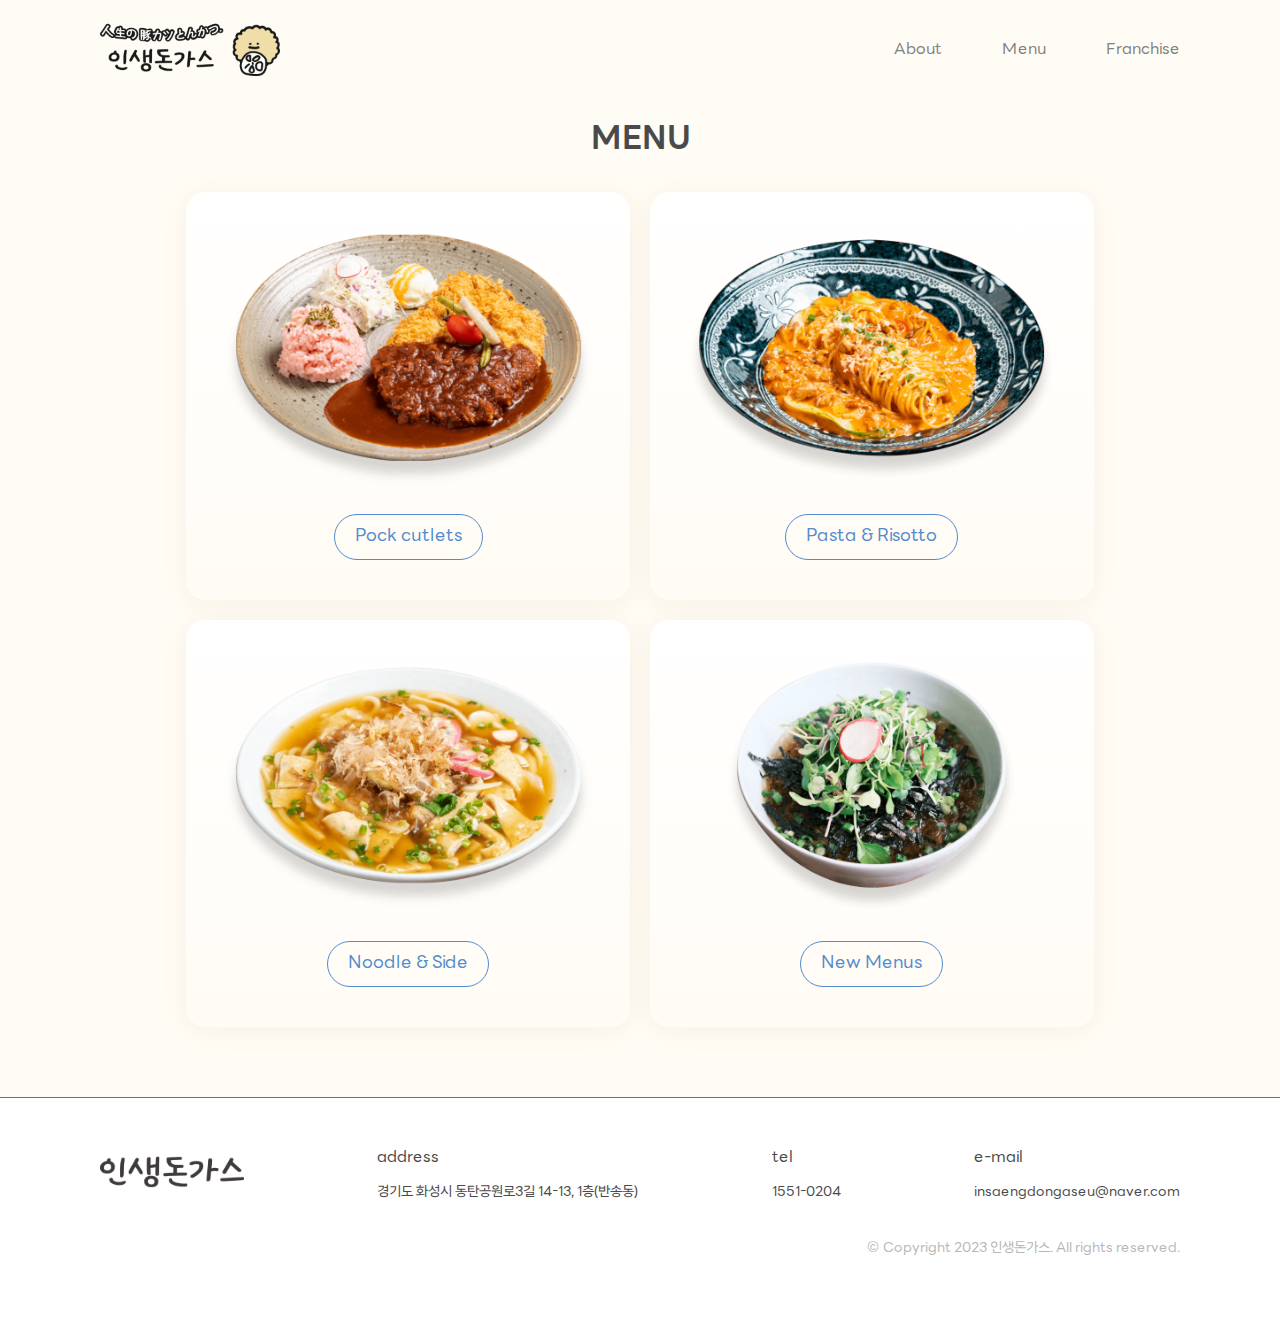
<file: sub/menu.html>
<!DOCTYPE html>
<html lang="ko">
  <head>
    <meta charset="UTF-8" />
    <meta name="viewport" content="width=device-width, initial-scale=1.0" />
    <meta
      http-equiv="refresh"
      content="revealtrans(Duration=1, Transition=12)"
    />
    <!-- Primary Meta Tags -->
    <title>인생돈가스</title>
    <meta name="title" content="인생돈가스" />
    <meta
      name="description"
      content="인생에서 경험한 최고의 돈가스 - 인생돈가스"
    />

    <!-- Open Graph / Facebook -->
    <meta property="og:type" content="website" />
    <meta property="og:url" content="https://metatags.io/" />
    <meta property="og:title" content="인생돈가스" />
    <meta
      property="og:description"
      content="인생에서 경험한 최고의 돈가스 - 인생돈가스"
    />
    <meta
      property="og:image"
      content="https://metatags.io/images/meta-tags.png"
    />

    <!-- Twitter -->
    <meta property="twitter:card" content="summary_large_image" />
    <meta property="twitter:url" content="https://metatags.io/" />
    <meta property="twitter:title" content="인생돈가스" />
    <meta
      property="twitter:description"
      content="인생에서 경험한 최고의 돈가스 - 인생돈가스"
    />
    <meta
      property="twitter:image"
      content="https://metatags.io/images/meta-tags.png"
    />
    <link
      rel="shortcut icon"
      href="https://codbergmax.github.io/index/images/favicon@3x.png"
    />

    <title>Incurix</title>
    <script src="https://cdn.jsdelivr.net/npm/swiper@10/swiper-bundle.min.js"></script>
    <script src="https://code.jquery.com/jquery-1.12.4.min.js"></script>

    <!-- 기본 제이쿼리 -->
    <script
      type="text/javascript"
      src="https://codbergmax.github.io/index/js/webpublisher.js"
    ></script>
    <!-- 메뉴 관련 제이쿼리 -->
    <link
      rel="stylesheet"
      href="https://unpkg.com/swiper/swiper-bundle.min.css"
    />
    <link
      rel="stylesheet"
      type="text/css"
      href="https://codbergmax.github.io/index/css/common.css"
    />

    <script
      defer
      type="text/javascript"
      src="https://codbergmax.github.io/index/js/scroll.js"
    ></script>
  </head>
  <body>
    <!-- Wrap -->
    <div id="wrap">
      <!-- Pc Header -->
      <header id="header">
        <div class="inner">
          <h1 class="logo_wrap">
            <a
              href="https://codbergmax.github.io/index/index.html"
              class="logo"
            >
              <img
                src="https://codbergmax.github.io/index/images/common_main_logo@3x.png"
                alt="logo"
              />
              <span class="is_blind">인생돈가스</span>
            </a>
          </h1>
          <nav id="gnb" class="nav_wrap main_nav">
            <div class="nav_body">
              <ul class="nav_list main_menu">
                <li class="nav_item">
                  <a
                    href="https://codbergmax.github.io/index/index.html#brand"
                    id="mainMenu01_label"
                    class="nav_link"
                  >
                    <span>About</span>
                  </a>
                </li>
                <li class="nav_item">
                  <a
                    href="https://codbergmax.github.io/index/sub/menu.html"
                    id="mainMenu02_label"
                    class="nav_link"
                  >
                    <span>Menu</span>
                  </a>
                  <ul
                    id="mainMenu02_dep2"
                    class="nav_list type_dep2"
                    aria-labelledby="mainMenu02_label"
                  >
                    <li class="nav_item">
                      <a
                        href="https://codbergmax.github.io/index/sub/pock.html"
                        class="nav_link"
                        ><span>Pock cutlets</span></a
                      >
                    </li>
                    <li class="nav_item">
                      <a
                        href="https://codbergmax.github.io/index/sub/pasta.html"
                        class="nav_link"
                        ><span>Pasta & Risotto</span></a
                      >
                    </li>
                    <li class="nav_item">
                      <a
                        href="https://codbergmax.github.io/index/sub/noodle.html"
                        class="nav_link"
                        ><span>Noodle & Side</span></a
                      >
                    </li>
                    <li class="nav_item">
                      <a
                        href="https://codbergmax.github.io/index/sub/newmenu.html"
                        class="nav_link"
                        ><span>New menu</span></a
                      >
                    </li>
                  </ul>
                </li>
                <li class="nav_item">
                  <a
                    href="https://codbergmax.github.io/index/sub/franchise.html"
                    id="mainMenu03_label"
                    class="nav_link"
                  >
                    <span>Franchise</span>
                  </a>
                </li>
              </ul>
            </div>
          </nav>
        </div>
      </header>
      <!-- Pc Header -->

      <!-- Mobile Header -->
      <div id="m_header" class="">
        <div class="m_header_in">
          <h1>
            <a
              href="https://codbergmax.github.io/index/index.html"
              title="인생돈가스"
            ></a>
          </h1>
          <ul class="topUtil">
            <li class="menuBtn btn" title="menu">
              <span></span>
              <span></span>
              <span></span>
            </li>
          </ul>
        </div>
      </div>
      <!-- /Mobile Header -->
      <!-- Mobile menu -->
      <div class="menu">
        <div class="m_header">
          <div class="m_header_in">
            <h1>
              <a
                href="https://codbergmax.github.io/index/index.html"
                title="인생돈가스"
              ></a>
            </h1>
            <ul class="topUtil">
              <li class="close btn" title="close">
                <span></span>
                <span></span>
                <span></span>
              </li>
            </ul>
          </div>
        </div>
        <div class="menu_in">
          <dl>
            <dt>
              <a href="https://codbergmax.github.io/index/index.html#brand"
                >ABOUT</a
              >
            </dt>
          </dl>
          <dl>
            <dt>
              <a href="https://codbergmax.github.io/index/sub/menu.html"
                >Menu</a
              >
            </dt>
            <dd class="sMenu">
              <a href="https://codbergmax.github.io/index/sub/pock.html"
                >Pock cutlets</a
              ><br />
              <a href="https://codbergmax.github.io/index/sub/pasta.html"
                >Pasta &amp; Risotto</a
              ><br />
              <a href="https://codbergmax.github.io/index/sub/noodle.html"
                >Noodle &amp; Side</a
              ><br />
              <a href="https://codbergmax.github.io/index/sub/newmenu.html"
                >New menu</a
              >
            </dd>
          </dl>
          <dl>
            <dt>
              <a href="https://codbergmax.github.io/index/sub/franchise.html"
                >Franchise</a
              >
            </dt>
          </dl>
        </div>
      </div>
      <!-- Mobile menu -->

      <section class="menu_section">
        <p class="menu_tit">MENU</p>
        <div class="menu_inner">
          <div class="menu_all menu_all01">
            <img
              src="https://codbergmax.github.io/index/images/menu_img_1@3x.png"
              alt="Pock cutlets"
            />
            <img
              class="symbol01"
              src="https://codbergmax.github.io/index/images/menu_symbol_1@3x.png"
              alt="symbol"
              width="77px"
            />
            <a
              href="https://codbergmax.github.io/index/sub/pock.html"
              class="menu_btn"
              >Pock cutlets</a
            >
          </div>

          <div class="menu_all menu_all02">
            <img
              src="https://codbergmax.github.io/index/images/menu_img_2@3x.png"
              alt="Pasta & Risotto"
            />
            <img
              class="symbol02"
              src="https://codbergmax.github.io/index/images/menu_symbol_2@3x.png"
              alt="symbol"
              width="70px"
            />
            <a
              href="https://codbergmax.github.io/index/sub/pasta.html"
              class="menu_btn"
              >Pasta & Risotto</a
            >
          </div>

          <div class="menu_all menu_all03">
            <img
              src="https://codbergmax.github.io/index/images/menu_img_3@3x.png"
              alt="Noodle & Side"
            />
            <img
              class="symbol03"
              src="https://codbergmax.github.io/index/images/menu_symbol_3@3x.png"
              alt="symbol"
              width="92px"
            />
            <a
              href="https://codbergmax.github.io/index/sub/noodle.html"
              class="menu_btn"
              >Noodle & Side</a
            >
          </div>

          <div class="menu_all menu_all04">
            <img
              src="https://codbergmax.github.io/index/images/menu_img_4@3x.png"
              alt="New Menu"
            />
            <img
              class="symbol04"
              src="https://codbergmax.github.io/index/images/menu_symbol_4@3x.png"
              alt="symbol"
              width="75px"
            />
            <a
              href="https://codbergmax.github.io/index/sub/newmenu.html"
              class="menu_btn"
              >New Menus</a
            >
          </div>
        </div>
      </section>

      <footer>
        <div class="footer_inner">
          <div class="f_logo">
            <img
              src="https://codbergmax.github.io/index/images/invalid-name@3x.png"
              alt="footer_logo"
            />
          </div>
          <div>
            <p class="f_tit">address</p>
            <p class="f_txt">경기도 화성시 동탄공원로3길 14-13, 1층(반송동)</p>
          </div>
          <div>
            <p class="f_tit">tel</p>
            <p class="f_txt">1551-0204</p>
          </div>
          <div>
            <p class="f_tit">e-mail</p>
            <p class="f_txt">insaengdongaseu@naver.com</p>
          </div>
        </div>
        <p class="copy">© Copyright 2023 인생돈가스. All rights reserved.</p>
      </footer>
    </div>
    <!-- //wrap -->

    <script>
      // 섹션별 스크롤 이벤트
      // education_inner 섹션
      addEventListener("scroll", function () {
        // 뷰포트의 세로 높이와 40% 위치 계산
        const viewportHeight = window.innerHeight;
        const triggerPosition = viewportHeight * 0.4;

        // 각 섹션의 위치 계산
        const menuAll01Position =
          document.querySelector(".menu_all01").offsetTop;
        const menuAll02Position =
          document.querySelector(".menu_all02").offsetTop;
        const menuAll03Position =
          document.querySelector(".menu_all03").offsetTop;
        const menuAll04Position =
          document.querySelector(".menu_all04").offsetTop;

        // 스크롤 위치와 섹션 위치 비교하여 클래스 추가/제거
        if (scrollY > menuAll01Position - triggerPosition) {
          document.querySelector(".symbol01").classList.add("this_sec");
        } else {
          document.querySelector(".symbol01").classList.remove("this_sec");
        }

        if (scrollY > menuAll02Position - triggerPosition) {
          document.querySelector(".symbol02").classList.add("this_sec");
        } else {
          document.querySelector(".symbol02").classList.remove("this_sec");
        }

        if (scrollY > menuAll03Position - triggerPosition) {
          document.querySelector(".symbol03").classList.add("this_sec");
        } else {
          document.querySelector(".symbol03").classList.remove("this_sec");
        }

        if (scrollY > menuAll04Position - triggerPosition) {
          document.querySelector(".symbol04").classList.add("this_sec");
        } else {
          document.querySelector(".symbol04").classList.remove("this_sec");
        }
      });
    </script>
  </body>
</html>
</file>
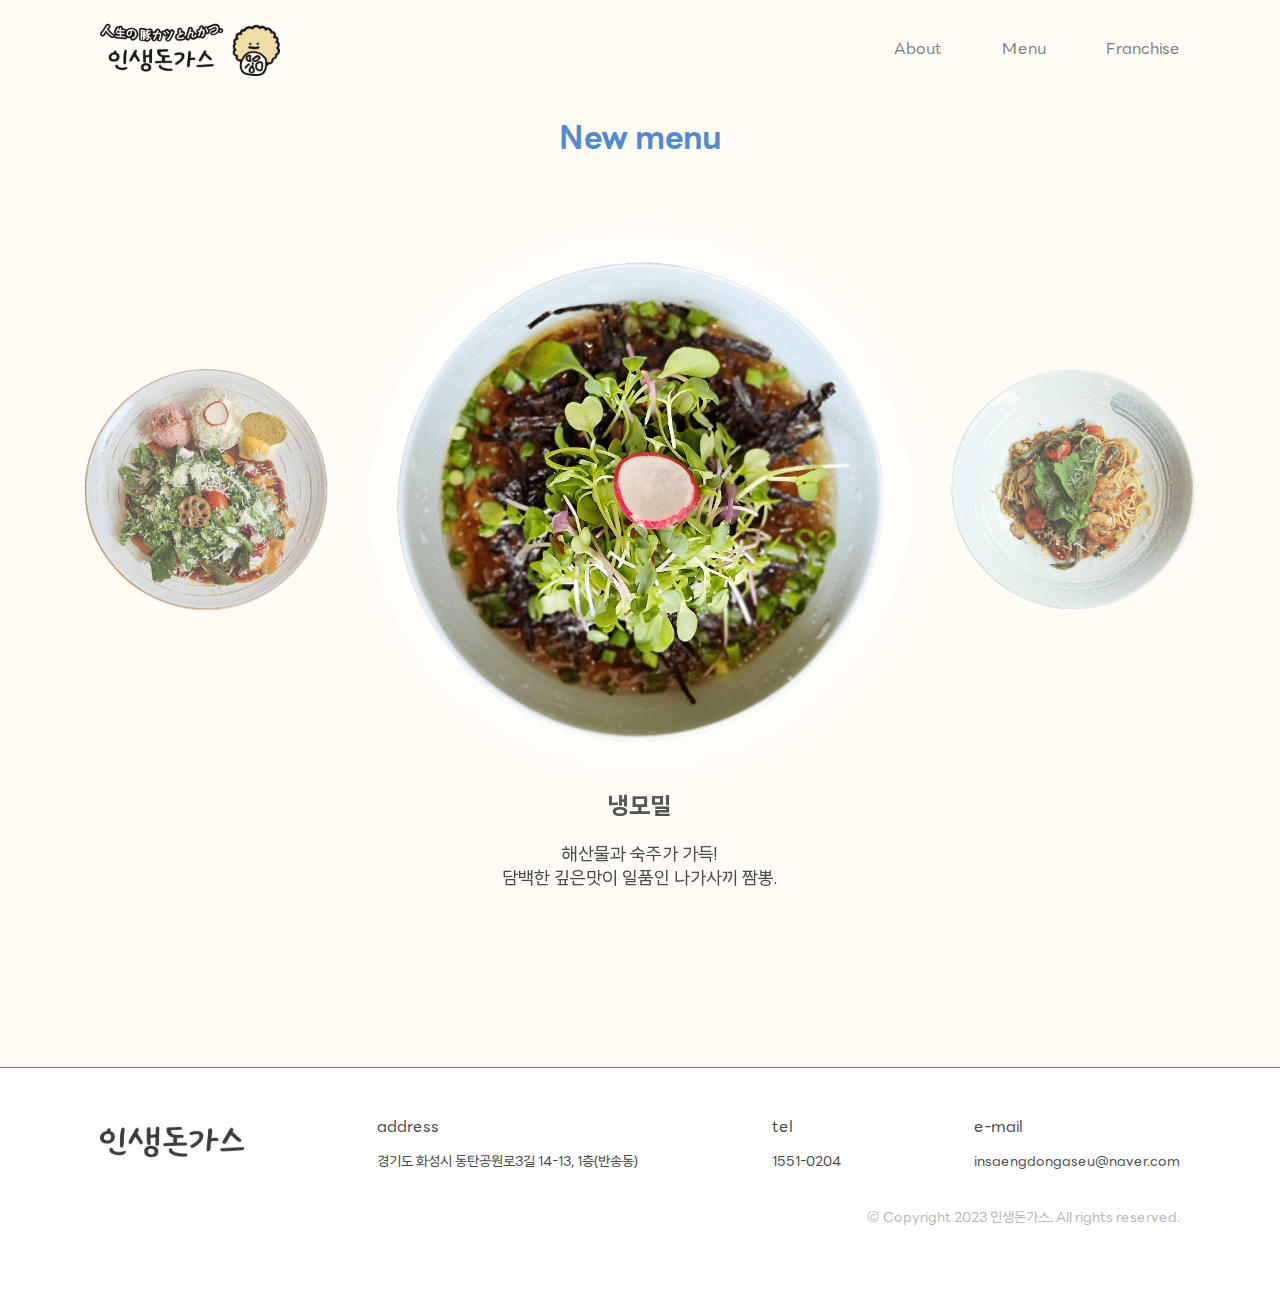
<file: sub/newmenu.html>
<!DOCTYPE html>
<html lang="ko">
  <head>
    <meta charset="UTF-8">
    <meta name="viewport" content="width=device-width, initial-scale=1.0">
    <meta http-equiv="refresh" content="revealtrans(Duration=1, Transition=12)" />
    <!-- Primary Meta Tags -->
    <title>인생돈가스</title>
    <meta name="title" content="인생돈가스" />
    <meta name="description" content="인생에서 경험한 최고의 돈가스 - 인생돈가스" />

    <!-- Open Graph / Facebook -->
    <meta property="og:type" content="website" />
    <meta property="og:url" content="https://metatags.io/" />
    <meta property="og:title" content="인생돈가스" />
    <meta property="og:description" content="인생에서 경험한 최고의 돈가스 - 인생돈가스" />
    <meta property="og:image" content="https://metatags.io/images/meta-tags.png" />

    <!-- Twitter -->
    <meta property="twitter:card" content="summary_large_image" />
    <meta property="twitter:url" content="https://metatags.io/" />
    <meta property="twitter:title" content="인생돈가스" />
    <meta property="twitter:description" content="인생에서 경험한 최고의 돈가스 - 인생돈가스" />
    <meta property="twitter:image" content="https://metatags.io/images/meta-tags.png" />
    <link rel="shortcut icon" href="../images/favicon@3x.png">
    <link rel="stylesheet" href="https://unpkg.com/swiper/swiper-bundle.min.css">
    <script src="https://unpkg.com/swiper/swiper-bundle.min.js"></script>

    <title>Incurix</title>
    <!-- <script src="https://cdn.jsdelivr.net/npm/swiper@10/swiper-bundle.min.js"></script> -->
    <script src="https://code.jquery.com/jquery-1.12.4.min.js"></script>
    <!-- 기본 제이쿼리 -->  
    <script type="text/javascript" src="../js/webpublisher.js"></script>  <!-- 메뉴 관련 제이쿼리 -->
    <!-- <link rel="stylesheet" href="https://unpkg.com/swiper/swiper-bundle.min.css" /> -->
    <link rel="stylesheet" type="text/css" href="../css/common.css">
    <link rel="stylesheet" type="text/css" href="../css/style.css">
    <link rel="stylesheet" type="text/css" href="../css/menuSlider.css">
    <script src="https://cdn.jsdelivr.net/npm/swiper@8/swiper-bundle.min.js"></script>
  
  </head>
  <body>
    <!-- Wrap -->
    <div id="wrap" >
      <!-- Pc Header -->
      <header id="header">
        <div class="inner">
          <h1 class="logo_wrap">
            <a href="https://codbergmax.github.io/index/index.html" class="logo">
              <img src="https://codbergmax.github.io/index/images/common_main_logo@3x.png" alt="logo" />
              <span class="is_blind">인생돈가스</span>
            </a>
          </h1>
          <nav id="gnb" class="nav_wrap main_nav">
            <div class="nav_body">
              <ul class="nav_list main_menu">
                <li class="nav_item">
                  <a href="https://codbergmax.github.io/index/index.html#brand" id="mainMenu01_label" class="nav_link">
                    <span>About</span>
                  </a>
                </li>
                <li class="nav_item">
                  <a href="https://codbergmax.github.io/index/sub/menu.html" id="mainMenu02_label" class="nav_link">
                    <span>Menu</span>
                  </a>
                  <ul id="mainMenu02_dep2" class="nav_list type_dep2" aria-labelledby="mainMenu02_label">
                    <li class="nav_item">
                      <a href="https://codbergmax.github.io/index/sub/pock.html" class="nav_link"><span>Pock cutlets</span></a>
                    </li>
                    <li class="nav_item">
                      <a href="https://codbergmax.github.io/index/sub/pasta.html" class="nav_link"><span>Pasta & Risotto</span></a>
                    </li>
                    <li class="nav_item">
                      <a href="https://codbergmax.github.io/index/sub/noodle.html" class="nav_link"><span>Noodle & Side</span></a>
                    </li>
                    <li class="nav_item">
                      <a href="https://codbergmax.github.io/index/sub/newmenu.html" class="nav_link"><span>New menu</span></a>
                    </li>
                  </ul>
                </li>
                <li class="nav_item">
                  <a href="https://codbergmax.github.io/index/sub/franchise.html" id="mainMenu03_label" class="nav_link">
                    <span>Franchise</span>
                  </a>
                </li>
              </ul>
            </div>
          </nav>
        </div>
      </header>
      <!-- Pc Header -->

      <!-- Mobile Header -->
      <div id="m_header" class="">
        <div class="m_header_in">
          <h1><a href="https://codbergmax.github.io/index/index.html" title="인생돈가스"></a></h1>
          <ul class="topUtil">
            <li class="menuBtn btn" title="menu">
              <span></span>
              <span></span>
              <span></span>
            </li>
          </ul>
        </div>
      </div>
      <!-- /Mobile Header -->
      <!-- Mobile menu -->
      <div class="menu">
        <div class="m_header">
          <div class="m_header_in">
            <h1><a href="https://codbergmax.github.io/index/index.html" title="인생돈가스"></a></h1>
            <ul class="topUtil">
              <li class="close btn" title="close">
                <span></span>
                <span></span>
                <span></span>
              </li>
            </ul>
          </div>
        </div>
        <div class="menu_in">
          <dl>
            <dt><a href="https://codbergmax.github.io/index/index.html#brand">ABOUT</a></dt>
          </dl>
          <dl>
            <dt><a href="https://codbergmax.github.io/index/sub/menu.html">Menu</a></dt>
            <dd class="sMenu">
              <a href="https://codbergmax.github.io/index/sub/pock.html">Pock cutlets</a><br />
              <a href="https://codbergmax.github.io/index/sub/pasta.html">Pasta &amp; Risotto</a><br />
              <a href="https://codbergmax.github.io/index/sub/noodle.html">Noodle &amp; Side</a><br />
              <a href="https://codbergmax.github.io/index/sub/newmenu.html">New menu</a>
            </dd>
          </dl>
          <dl>
            <dt><a href="https://codbergmax.github.io/index/sub/franchise.html">Franchise</a></dt>
          </dl>
        </div>
      </div>
      <!-- Mobile menu -->

      <div class="site" aria-hidden="true">
        <div id="site-content" class="site-content">
          <p class="menuslider_mtit">New menu</p>
          <!-- 제품 -->
          <div class="MainSection MainProduct a-View">
            <div class="site-container">
              <div class="MainSection-inner">
                <div class="MainSectionCont MainProductCont">
                  <!-- MainProductSlide -->
                  <div class="MainProductSlide">
                    <!-- .MainProductSlideThumb -->
                    <div class="MainProductSlideThumb">
                      <div class="MainProductSlideThumb-container swiper-container swiper-container-initialized swiper-container-horizontal">
                        <div class="MainProductSlideThumb-wrapper swiper-wrapper">
                        
                          <div class="MainProductSlideThumb-item swiper-slide" data-swiper-slide-index="0">
                            <div class="MainProductSlideThumbItem">
                              <a class="MainProductSlideThumbItem-link"><img src="https://codbergmax.github.io/index/images/new_img1_on@3x.png" alt=""></a>                  
                              <div class="text_box">
                                <p class="menuslider_tit">냉모밀</p>
                                <p class="menuslider_txt">해산물과 숙주가 가득!<br />
																	담백한 깊은맛이 일품인 나가사끼 짬뽕.</p>
                              </div>
                            </div>
                          </div>
                                
                          <div class="MainProductSlideThumb-item swiper-slide" data-swiper-slide-index="1">
                            <div class="MainProductSlideThumbItem">
                              <a class="MainProductSlideThumbItem-link"><img src="https://codbergmax.github.io/index/images/new_img2_on@3x.png" alt=""></a>
                              <div class="text_box">
                                <p class="menuslider_tit">쉬림프오일파스타</p>
                                <p class="menuslider_txt">통통한 새우가 들어간<br />
																	매콤 깔끔 담백 오일파스타.</p>
                              </div>
                            </div>
                          </div>
                                
                          <div class="MainProductSlideThumb-item swiper-slide" data-swiper-slide-index="2">
                            <div class="MainProductSlideThumbItem">
                              <a class="MainProductSlideThumbItem-link"><img src="https://codbergmax.github.io/index/images/new_img3_on@3x.png" alt=""></a>
                              <div class="text_box">
                                <p class="menuslider_tit">들기름 파스타</p>
                                <p class="menuslider_txt">고소한 향이 가득!<br />
																	한국스타일 파스타.</p>
                              </div>
                            </div>
                          </div>
                                
                          <div class="MainProductSlideThumb-item swiper-slide" data-swiper-slide-index="3">
                            <div class="MainProductSlideThumbItem">
                              <a class="MainProductSlideThumbItem-link"><img src="https://codbergmax.github.io/index/images/new_img4_on@3x.png" alt=""></a>
                              <div class="text_box">
                                <p class="menuslider_tit">멕시칸 치폴레 돈가스</p>
                                <p class="menuslider_txt">치폴레소스와 신선한 야채들이 만났다.<br />
																	입안 가득 퍼지는 이국적인 맛! 멕시코맛 돈가스.</p>
                              </div>
                            </div>
                          </div>
                        </div>
                        <span class="swiper-notification" aria-live="assertive" aria-atomic="true"></span>
                      </div>
                    </div>
                    <!-- .MainProductSlideThumb -->
                  </div>
                  <!-- .MainProductSlide -->
                </div>
              </div>
            </div>
          </div>
          <!-- .제품 -->
        </div>


        <footer>
          <div class="footer_inner">
            <div class="f_logo"><img src="https://codbergmax.github.io/index/images/invalid-name@3x.png" alt="footer_logo" /></div>
            <div>
              <p class="f_tit">address</p>
              <p class="f_txt">경기도 화성시 동탄공원로3길 14-13, 1층(반송동)</p>
            </div>
            <div>
              <p class="f_tit">tel</p>
              <p class="f_txt">1551-0204</p>
            </div>
            <div>
              <p class="f_tit">e-mail</p>
              <p class="f_txt">insaengdongaseu@naver.com</p>
            </div>
          </div>
          <p class="copy">© Copyright 2023 인생돈가스. All rights reserved.</p>
        </footer>
      </div>
  
  <script type="text/javascript" src="https://codbergmax.github.io/index/js/scroll.js"></script>
  <script src="https://codbergmax.github.io/index/js/jquery.min.js" id="jquery-core-js"></script>
  <script src="https://codbergmax.github.io/index/js/ScrollMagic.min.js" id="scrollmasic-js-js"></script>
  <script src="https://codbergmax.github.io/index/js/swiper.js" id="swiper-js-js"></script>
  <script src="https://codbergmax.github.io/index/js/main.js" id="main-js-js"></script>
	<script>
		var swiper = new Swiper('.MainProductSlide', {
					 loop: true, // 무한 루프 설정
					 // 그 외의 설정 옵션들 추가
					 autoplay: {
							 delay: 1000, // 3초마다 자동으로 슬라이드 넘김
					 },
			 });
 </script>
  </body>
</html>
</file>
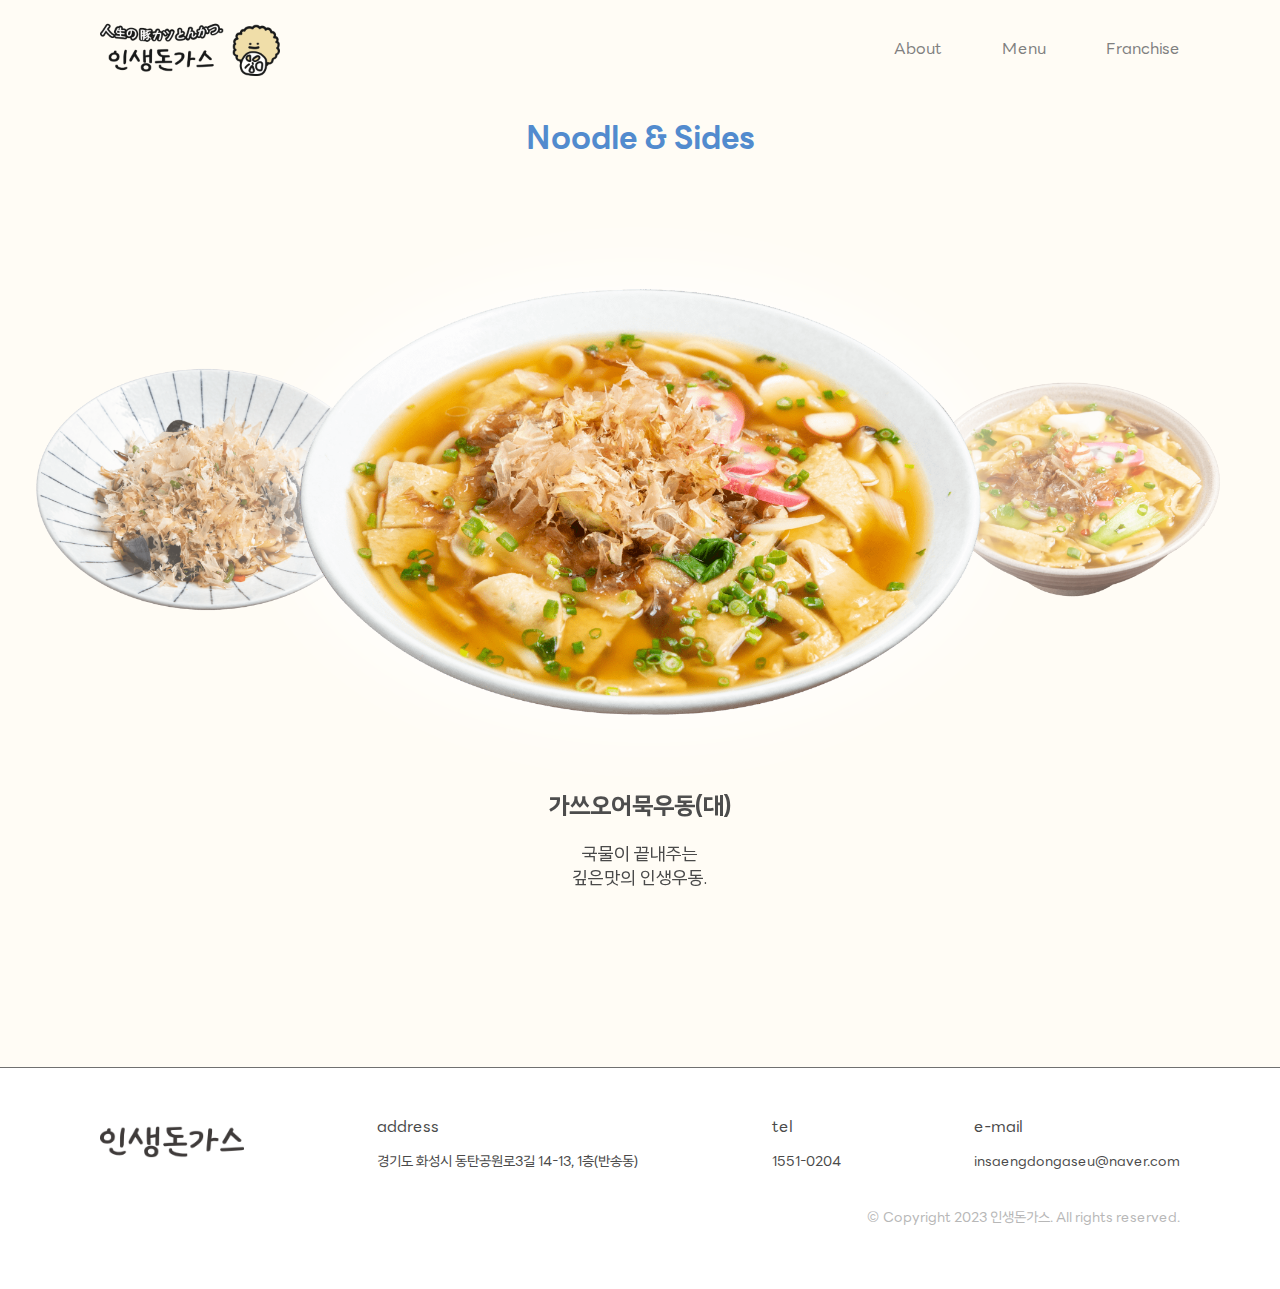
<file: sub/noodle.html>
<!DOCTYPE html>
<html lang="ko">
  <head>
    <meta charset="UTF-8">
    <meta name="viewport" content="width=device-width, initial-scale=1.0">
    <meta http-equiv="refresh" content="revealtrans(Duration=1, Transition=12)" />
    <!-- Primary Meta Tags -->
    <title>인생돈가스</title>
    <meta name="title" content="인생돈가스" />
    <meta name="description" content="인생에서 경험한 최고의 돈가스 - 인생돈가스" />

    <!-- Open Graph / Facebook -->
    <meta property="og:type" content="website" />
    <meta property="og:url" content="https://metatags.io/" />
    <meta property="og:title" content="인생돈가스" />
    <meta property="og:description" content="인생에서 경험한 최고의 돈가스 - 인생돈가스" />
    <meta property="og:image" content="https://metatags.io/images/meta-tags.png" />

    <!-- Twitter -->
    <meta property="twitter:card" content="summary_large_image" />
    <meta property="twitter:url" content="https://metatags.io/" />
    <meta property="twitter:title" content="인생돈가스" />
    <meta property="twitter:description" content="인생에서 경험한 최고의 돈가스 - 인생돈가스" />
    <meta property="twitter:image" content="https://metatags.io/images/meta-tags.png" />
    <link rel="shortcut icon" href="https://codbergmax.github.io/index/images/favicon@3x.png">
    <link rel="stylesheet" href="https://unpkg.com/swiper/swiper-bundle.min.css">
    <script src="https://unpkg.com/swiper/swiper-bundle.min.js"></script>

    <title>Incurix</title>
    <!-- <script src="https://cdn.jsdelivr.net/npm/swiper@10/swiper-bundle.min.js"></script> -->
    <script src="https://code.jquery.com/jquery-1.12.4.min.js"></script>
  <!-- 기본 제이쿼리 -->  
    <script type="text/javascript" src="https://codbergmax.github.io/index/js/webpublisher.js"></script>  <!-- 메뉴 관련 제이쿼리 -->
    <!-- <link rel="stylesheet" href="https://unpkg.com/swiper/swiper-bundle.min.css" /> -->
    <link rel="stylesheet" type="text/css" href="https://codbergmax.github.io/index/css/common.css">
    <link rel="stylesheet" type="text/css" href="https://codbergmax.github.io/index/css/style.css">
    <link rel="stylesheet" type="text/css" href="https://codbergmax.github.io/index/css/menuSlider.css">
    <script src="https://cdn.jsdelivr.net/npm/swiper@8/swiper-bundle.min.js"></script>
  
  </head>
  <body>
    <!-- Wrap -->
    <div id="wrap" >
      <!-- Pc Header -->
      <header id="header">
        <div class="inner">
          <h1 class="logo_wrap">
            <a href="https://codbergmax.github.io/index/index.html" class="logo">
              <img src="https://codbergmax.github.io/index/images/common_main_logo@3x.png" alt="logo" />
              <span class="is_blind">인생돈가스</span>
            </a>
          </h1>
          <nav id="gnb" class="nav_wrap main_nav">
            <div class="nav_body">
              <ul class="nav_list main_menu">
                <li class="nav_item">
                  <a href="https://codbergmax.github.io/index/index.html#brand" id="mainMenu01_label" class="nav_link">
                    <span>About</span>
                  </a>
                </li>
                <li class="nav_item">
                  <a href="https://codbergmax.github.io/index/sub/menu.html" id="mainMenu02_label" class="nav_link">
                    <span>Menu</span>
                  </a>
                  <ul id="mainMenu02_dep2" class="nav_list type_dep2" aria-labelledby="mainMenu02_label">
                    <li class="nav_item">
                      <a href="https://codbergmax.github.io/index/sub/pock.html" class="nav_link"><span>Pock cutlets</span></a>
                    </li>
                    <li class="nav_item">
                      <a href="https://codbergmax.github.io/index/sub/pasta.html" class="nav_link"><span>Pasta & Risotto</span></a>
                    </li>
                    <li class="nav_item">
                      <a href="https://codbergmax.github.io/index/sub/noodle.html" class="nav_link"><span>Noodle & Side</span></a>
                    </li>
                    <li class="nav_item">
                      <a href="https://codbergmax.github.io/index/sub/newmenu.html" class="nav_link"><span>New menu</span></a>
                    </li>
                  </ul>
                </li>
                <li class="nav_item">
                  <a href="https://codbergmax.github.io/index/sub/franchise.html" id="mainMenu03_label" class="nav_link">
                    <span>Franchise</span>
                  </a>
                </li>
              </ul>
            </div>
          </nav>
        </div>
      </header>
      <!-- Pc Header -->

      <!-- Mobile Header -->
      <div id="m_header" class="">
        <div class="m_header_in">
          <h1><a href="https://codbergmax.github.io/index/index.html" title="인생돈가스"></a></h1>
          <ul class="topUtil">
            <li class="menuBtn btn" title="menu">
              <span></span>
              <span></span>
              <span></span>
            </li>
          </ul>
        </div>
      </div>
      <!-- /Mobile Header -->
      <!-- Mobile menu -->
      <div class="menu">
        <div class="m_header">
          <div class="m_header_in">
            <h1><a href="https://codbergmax.github.io/index/index.html" title="인생돈가스"></a></h1>
            <ul class="topUtil">
              <li class="close btn" title="close">
                <span></span>
                <span></span>
                <span></span>
              </li>
            </ul>
          </div>
        </div>
        <div class="menu_in">
          <dl>
            <dt><a href="https://codbergmax.github.io/index/index.html#brand">ABOUT</a></dt>
          </dl>
          <dl>
            <dt><a href="https://codbergmax.github.io/index/sub/menu.html">Menu</a></dt>
            <dd class="sMenu">
              <a href="https://codbergmax.github.io/index/sub/pock.html">Pock cutlets</a><br />
              <a href="https://codbergmax.github.io/index/sub/pasta.html">Pasta &amp; Risotto</a><br />
              <a href="https://codbergmax.github.io/index/sub/noodle.html">Noodle &amp; Side</a><br />
              <a href="https://codbergmax.github.io/index/sub/newmenu.html">New menu</a>
            </dd>
          </dl>
          <dl>
            <dt><a href="https://codbergmax.github.io/index/sub/franchise.html">Franchise</a></dt>
          </dl>
        </div>
      </div>
      <!-- Mobile menu -->

      <div class="site" aria-hidden="true">
        <div id="site-content" class="site-content">
          <p class="menuslider_mtit">Noodle &amp; Sides</p>
          <!-- 제품 -->
          <div class="MainSection MainProduct a-View">
            <div class="site-container">
              <div class="MainSection-inner">
                <div class="MainSectionCont MainProductCont">
                  <!-- MainProductSlide -->
                  <div class="MainProductSlide">
                    <!-- .MainProductSlideThumb -->
                    <div class="MainProductSlideThumb">
                      <div class="MainProductSlideThumb-container swiper-container swiper-container-initialized swiper-container-horizontal">
                        <div class="MainProductSlideThumb-wrapper swiper-wrapper">
                        
                          <div class="MainProductSlideThumb-item swiper-slide" data-swiper-slide-index="0">
                            <div class="MainProductSlideThumbItem">
                              <a class="MainProductSlideThumbItem-link"><img src="https://codbergmax.github.io/index/images/side_img1@3x.png" alt=""></a>                  
                              <div class="text_box">
                                <p class="menuslider_tit">가쓰오어묵우동(대)</p>
                                <p class="menuslider_txt">국물이 끝내주는<br />
																	깊은맛의 인생우동.</p>
                              </div>
                            </div>
                          </div>
                                
                          <div class="MainProductSlideThumb-item swiper-slide" data-swiper-slide-index="1">
                            <div class="MainProductSlideThumbItem">
                              <a class="MainProductSlideThumbItem-link"><img src="https://codbergmax.github.io/index/images/side_img2@3x.png" alt=""></a>
                              <div class="text_box">
                                <p class="menuslider_tit">가쓰오어묵우동(소)</p>
                                <p class="menuslider_txt">국물이 끝내주는<br />
																	깊은맛의 인생우동.</p>
                              </div>
                            </div>
                          </div>
                                
                          <div class="MainProductSlideThumb-item swiper-slide" data-swiper-slide-index="2">
                            <div class="MainProductSlideThumbItem">
                              <a class="MainProductSlideThumbItem-link"><img src="https://codbergmax.github.io/index/images/side_img3@3x.png" alt=""></a>
                              <div class="text_box">
                                <p class="menuslider_tit">인생홍짬뽕</p>
                                <p class="menuslider_txt">매얼큰한 국물맛이 일품!<br />
																	불맛이 예술인 인생 짬뽕!</p>
                              </div>
                            </div>
                          </div>
                                
                          <div class="MainProductSlideThumb-item swiper-slide" data-swiper-slide-index="3">
                            <div class="MainProductSlideThumbItem">
                              <a class="MainProductSlideThumbItem-link"><img src="https://codbergmax.github.io/index/images/side_img4@3x.png" alt=""></a>
                              <div class="text_box">
                                <p class="menuslider_tit">인생백짬뽕</p>
                                <p class="menuslider_txt">해산물과 숙주가 가득!<br />
																	담백한 깊은맛이 일품인 나가사끼 짬뽕.</p>
                              </div>
                            </div>
                          </div>
                                
                          <div class="MainProductSlideThumb-item swiper-slide" data-swiper-slide-index="4">
                            <div class="MainProductSlideThumbItem">
                              <a class="MainProductSlideThumbItem-link"><img src="https://codbergmax.github.io/index/images/side_img5@3x.png" alt=""></a>
                              <div class="text_box">
                                <p class="menuslider_tit">해산물볶음우동</p>
                                <p class="menuslider_txt">입에 착 붙는 감칠맛이 일품인 볶음 우동.<br />
																	매콤하게 먹는것도 추천.</p>
                              </div>
                            </div>
                          </div>
                        </div>
                        <span class="swiper-notification" aria-live="assertive" aria-atomic="true"></span>
                      </div>
                    </div>
                    <!-- .MainProductSlideThumb -->
                  </div>
                  <!-- .MainProductSlide -->
                </div>
              </div>
            </div>
          </div>
          <!-- .제품 -->
        </div>


        <footer>
          <div class="footer_inner">
            <div class="f_logo"><img src="https://codbergmax.github.io/index/images/invalid-name@3x.png" alt="footer_logo" /></div>
            <div>
              <p class="f_tit">address</p>
              <p class="f_txt">경기도 화성시 동탄공원로3길 14-13, 1층(반송동)</p>
            </div>
            <div>
              <p class="f_tit">tel</p>
              <p class="f_txt">1551-0204</p>
            </div>
            <div>
              <p class="f_tit">e-mail</p>
              <p class="f_txt">insaengdongaseu@naver.com</p>
            </div>
          </div>
          <p class="copy">© Copyright 2023 인생돈가스. All rights reserved.</p>
        </footer>
      </div>
  
  <script type="text/javascript" src="https://codbergmax.github.io/index/js/scroll.js"></script>
  <script src="https://codbergmax.github.io/index/js/jquery.min.js" id="jquery-core-js"></script>
  <script src="https://codbergmax.github.io/index/js/ScrollMagic.min.js" id="scrollmasic-js-js"></script>
  <script src="https://codbergmax.github.io/index/js/swiper.js" id="swiper-js-js"></script>
  <script src="https://codbergmax.github.io/index/js/main.js" id="main-js-js"></script>
	<script>
		var swiper = new Swiper('.MainProductSlide', {
					 loop: true, // 무한 루프 설정
					 // 그 외의 설정 옵션들 추가
					 autoplay: {
							 delay: 1000, // 3초마다 자동으로 슬라이드 넘김
					 },
			 });
 </script>
  </body>
</html>
</file>
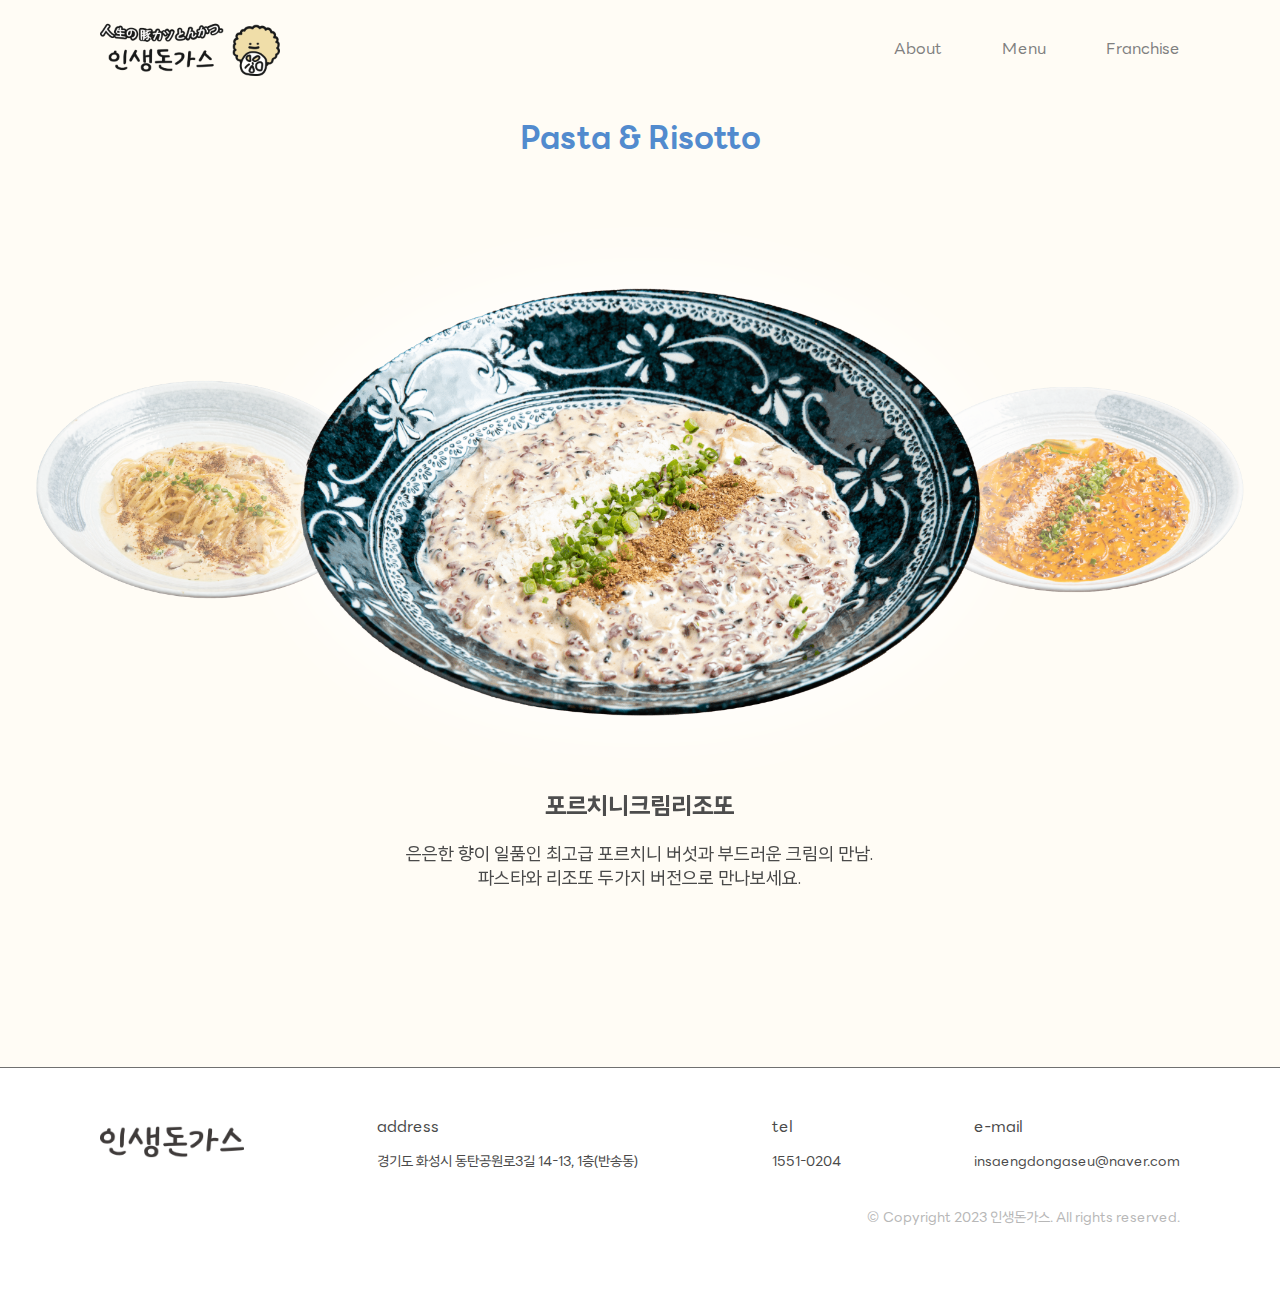
<file: sub/pasta.html>
<!DOCTYPE html>
<html lang="ko">
  <head>
    <meta charset="UTF-8">
    <meta name="viewport" content="width=device-width, initial-scale=1.0">
    <meta http-equiv="refresh" content="revealtrans(Duration=1, Transition=12)" />
    <!-- Primary Meta Tags -->
    <title>인생돈가스</title>
    <meta name="title" content="인생돈가스" />
    <meta name="description" content="인생에서 경험한 최고의 돈가스 - 인생돈가스" />

    <!-- Open Graph / Facebook -->
    <meta property="og:type" content="website" />
    <meta property="og:url" content="https://metatags.io/" />
    <meta property="og:title" content="인생돈가스" />
    <meta property="og:description" content="인생에서 경험한 최고의 돈가스 - 인생돈가스" />
    <meta property="og:image" content="https://metatags.io/images/meta-tags.png" />

    <!-- Twitter -->
    <meta property="twitter:card" content="summary_large_image" />
    <meta property="twitter:url" content="https://metatags.io/" />
    <meta property="twitter:title" content="인생돈가스" />
    <meta property="twitter:description" content="인생에서 경험한 최고의 돈가스 - 인생돈가스" />
    <meta property="twitter:image" content="https://metatags.io/images/meta-tags.png" />
    <link rel="shortcut icon" href="https://codbergmax.github.io/index/images/favicon@3x.png">
    <link rel="stylesheet" href="https://unpkg.com/swiper/swiper-bundle.min.css">
    <script src="https://unpkg.com/swiper/swiper-bundle.min.js"></script>

    <title>Incurix</title>
    <!-- <script src="https://cdn.jsdelivr.net/npm/swiper@10/swiper-bundle.min.js"></script> -->
    <script src="https://code.jquery.com/jquery-1.12.4.min.js"></script>
  <!-- 기본 제이쿼리 -->  
    <script type="text/javascript" src="https://codbergmax.github.io/index/js/webpublisher.js"></script>  <!-- 메뉴 관련 제이쿼리 -->
    <!-- <link rel="stylesheet" href="https://unpkg.com/swiper/swiper-bundle.min.css" /> -->
    <link rel="stylesheet" type="text/css" href="https://codbergmax.github.io/index/css/common.css">
    <link rel="stylesheet" type="text/css" href="https://codbergmax.github.io/index/css/style.css">
    <link rel="stylesheet" type="text/css" href="https://codbergmax.github.io/index/css/menuSlider.css">
    <script src="https://cdn.jsdelivr.net/npm/swiper@8/swiper-bundle.min.js"></script>
  
  </head>
  <body>
    <!-- Wrap -->
    <div id="wrap" >
      <!-- Pc Header -->
      <header id="header">
        <div class="inner">
          <h1 class="logo_wrap">
            <a href="https://codbergmax.github.io/index/index.html" class="logo">
              <img src="https://codbergmax.github.io/index/images/common_main_logo@3x.png" alt="logo" />
              <span class="is_blind">인생돈가스</span>
            </a>
          </h1>
          <nav id="gnb" class="nav_wrap main_nav">
            <div class="nav_body">
              <ul class="nav_list main_menu">
                <li class="nav_item">
                  <a href="https://codbergmax.github.io/index/index.html#brand" id="mainMenu01_label" class="nav_link">
                    <span>About</span>
                  </a>
                </li>
                <li class="nav_item">
                  <a href="https://codbergmax.github.io/index/sub/menu.html" id="mainMenu02_label" class="nav_link">
                    <span>Menu</span>
                  </a>
                  <ul id="mainMenu02_dep2" class="nav_list type_dep2" aria-labelledby="mainMenu02_label">
                    <li class="nav_item">
                      <a href="https://codbergmax.github.io/index/sub/pock.html" class="nav_link"><span>Pock cutlets</span></a>
                    </li>
                    <li class="nav_item">
                      <a href="https://codbergmax.github.io/index/sub/pasta.html" class="nav_link"><span>Pasta & Risotto</span></a>
                    </li>
                    <li class="nav_item">
                      <a href="https://codbergmax.github.io/index/sub/noodle.html" class="nav_link"><span>Noodle & Side</span></a>
                    </li>
                    <li class="nav_item">
                      <a href="https://codbergmax.github.io/index/sub/newmenu.html" class="nav_link"><span>New menu</span></a>
                    </li>
                  </ul>
                </li>
                <li class="nav_item">
                  <a href="https://codbergmax.github.io/index/sub/franchise.html" id="mainMenu03_label" class="nav_link">
                    <span>Franchise</span>
                  </a>
                </li>
              </ul>
            </div>
          </nav>
        </div>
      </header>
      <!-- Pc Header -->

      <!-- Mobile Header -->
      <div id="m_header" class="">
        <div class="m_header_in">
          <h1><a href="https://codbergmax.github.io/index/index.html" title="인생돈가스"></a></h1>
          <ul class="topUtil">
            <li class="menuBtn btn" title="menu">
              <span></span>
              <span></span>
              <span></span>
            </li>
          </ul>
        </div>
      </div>
      <!-- /Mobile Header -->
      <!-- Mobile menu -->
      <div class="menu">
        <div class="m_header">
          <div class="m_header_in">
            <h1><a href="https://codbergmax.github.io/index/index.html" title="인생돈가스"></a></h1>
            <ul class="topUtil">
              <li class="close btn" title="close">
                <span></span>
                <span></span>
                <span></span>
              </li>
            </ul>
          </div>
        </div>
        <div class="menu_in">
          <dl>
            <dt><a href="https://codbergmax.github.io/index/index.html#brand">ABOUT</a></dt>
          </dl>
          <dl>
            <dt><a href="https://codbergmax.github.io/index/sub/menu.html">Menu</a></dt>
            <dd class="sMenu">
              <a href="https://codbergmax.github.io/index/sub/pock.html">Pock cutlets</a><br />
              <a href="https://codbergmax.github.io/index/sub/pasta.html">Pasta &amp; Risotto</a><br />
              <a href="https://codbergmax.github.io/index/sub/noodle.html">Noodle &amp; Side</a><br />
              <a href="https://codbergmax.github.io/index/sub/newmenu.html">New menu</a>
            </dd>
          </dl>
          <dl>
            <dt><a href="https://codbergmax.github.io/index/sub/franchise.html">Franchise</a></dt>
          </dl>
        </div>
      </div>
      <!-- Mobile menu -->

      <div class="site" aria-hidden="true">
        <div id="site-content" class="site-content">
          <p class="menuslider_mtit">Pasta &amp; Risotto</p>
          <!-- 제품 -->
          <div class="MainSection MainProduct a-View">
            <div class="site-container">
              <div class="MainSection-inner">
                <div class="MainSectionCont MainProductCont">
                  <!-- MainProductSlide -->
                  <div class="MainProductSlide">
                    <!-- .MainProductSlideThumb -->
                    <div class="MainProductSlideThumb">
                      <div class="MainProductSlideThumb-container swiper-container swiper-container-initialized swiper-container-horizontal">
                        <div class="MainProductSlideThumb-wrapper swiper-wrapper">
                        
                          <div class="MainProductSlideThumb-item swiper-slide" data-swiper-slide-index="0">
                            <div class="MainProductSlideThumbItem">
                              <a class="MainProductSlideThumbItem-link"><img src="https://codbergmax.github.io/index/images/pasta_img1@3x.png" alt=""></a>                  
                              <div class="text_box">
                                <p class="menuslider_tit">포르치니크림리조또</p>
                                <p class="menuslider_txt">은은한 향이 일품인 최고급 포르치니 버섯과 부드러운 크림의 만남.<br />
																	파스타와 리조또 두가지 버전으로 만나보세요.</p>
                              </div>
                            </div>
                          </div>
                                
                          <div class="MainProductSlideThumb-item swiper-slide" data-swiper-slide-index="1">
                            <div class="MainProductSlideThumbItem">
                              <a class="MainProductSlideThumbItem-link"><img src="https://codbergmax.github.io/index/images/pasta_img2@3x.png" alt=""></a>
                              <div class="text_box">
                                <p class="menuslider_tit">안심로제리조또</p>
                                <p class="menuslider_txt">부드러운 로제 소스에 안심이 듬뿍!<br />
																	파스타,리조또 두가지 버전으로 즐겨보세요.</p>
                              </div>
                            </div>
                          </div>
                                
                          <div class="MainProductSlideThumb-item swiper-slide" data-swiper-slide-index="2">
                            <div class="MainProductSlideThumbItem">
                              <a class="MainProductSlideThumbItem-link"><img src="https://codbergmax.github.io/index/images/pasta_img3@3x.png" alt=""></a>
                              <div class="text_box">
                                <p class="menuslider_tit">안심로제파스타(리조또)</p>
                                <p class="menuslider_txt">부드러운 로제 소스에 안심이 듬뿍!<br />
																	파스타,리조또 두가지 버전으로 즐겨보세요.</p>
                              </div>
                            </div>
                          </div>
                                
                          <div class="MainProductSlideThumb-item swiper-slide" data-swiper-slide-index="3">
                            <div class="MainProductSlideThumbItem">
                              <a class="MainProductSlideThumbItem-link"><img src="https://codbergmax.github.io/index/images/pasta_img4@3x.png" alt=""></a>
                              <div class="text_box">
                                <p class="menuslider_tit">해산물토마토파스타</p>
                                <p class="menuslider_txt">신선한 해산물과 토마토소스의 풍부한 맛.</p>
                              </div>
                            </div>
                          </div>
                                
                          <div class="MainProductSlideThumb-item swiper-slide" data-swiper-slide-index="4">
                            <div class="MainProductSlideThumbItem">
                              <a class="MainProductSlideThumbItem-link"><img src="https://codbergmax.github.io/index/images/pasta_img5@3x.png" alt=""></a>
                              <div class="text_box">
                                <p class="menuslider_tit">포르치니크림파스타</p>
                                <p class="menuslider_txt">은은한 향이 일품인 최고급 포르치니 버섯과 부드러운 크림의 만남.<br />
																	파스타와 리조또 두가지 버전으로 만나보세요.</p>
                              </div>
                            </div>
                          </div>
                        </div>
                        <span class="swiper-notification" aria-live="assertive" aria-atomic="true"></span>
                      </div>
                    </div>
                    <!-- .MainProductSlideThumb -->
                  </div>
                  <!-- .MainProductSlide -->
                </div>
              </div>
            </div>
          </div>
          <!-- .제품 -->
        </div>


        <footer>
          <div class="footer_inner">
            <div class="f_logo"><img src="https://codbergmax.github.io/index/images/invalid-name@3x.png" alt="footer_logo" /></div>
            <div>
              <p class="f_tit">address</p>
              <p class="f_txt">경기도 화성시 동탄공원로3길 14-13, 1층(반송동)</p>
            </div>
            <div>
              <p class="f_tit">tel</p>
              <p class="f_txt">1551-0204</p>
            </div>
            <div>
              <p class="f_tit">e-mail</p>
              <p class="f_txt">insaengdongaseu@naver.com</p>
            </div>
          </div>
          <p class="copy">© Copyright 2023 인생돈가스. All rights reserved.</p>
        </footer>
      </div>
  
  <script type="text/javascript" src="https://codbergmax.github.io/index/js/scroll.js"></script>
  <script src="https://codbergmax.github.io/index/js/jquery.min.js" id="jquery-core-js"></script>
  <script src="https://codbergmax.github.io/index/js/ScrollMagic.min.js" id="scrollmasic-js-js"></script>
  <script src="https://codbergmax.github.io/index/js/swiper.js" id="swiper-js-js"></script>
  <script src="https://codbergmax.github.io/index/js/main.js" id="main-js-js"></script>
	<script>
		var swiper = new Swiper('.MainProductSlide', {
					 loop: true, // 무한 루프 설정
					 // 그 외의 설정 옵션들 추가
					 autoplay: {
							 delay: 1000, // 3초마다 자동으로 슬라이드 넘김
					 },
			 });
 </script>
  </body>
</html>
</file>
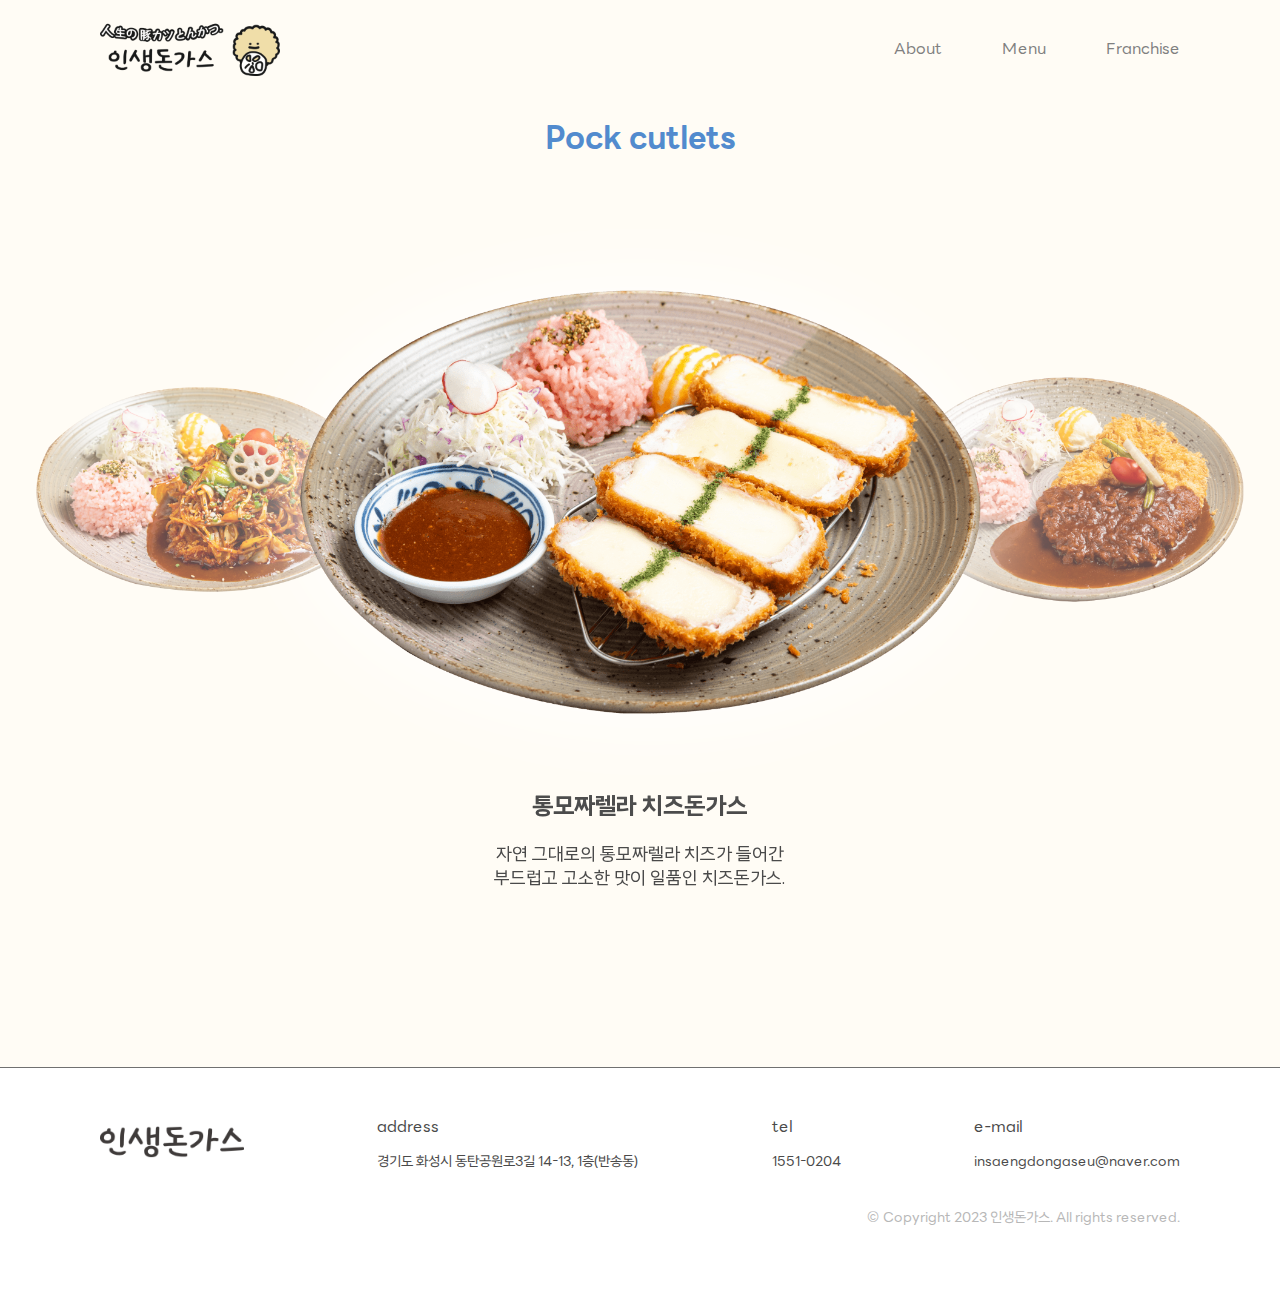
<file: sub/pock.html>
<!DOCTYPE html>
<html lang="ko">
  <head>
    <meta charset="UTF-8">
    <meta name="viewport" content="width=device-width, initial-scale=1.0">
    <meta http-equiv="refresh" content="revealtrans(Duration=1, Transition=12)" />
    <!-- Primary Meta Tags -->
    <title>인생돈가스</title>
    <meta name="title" content="인생돈가스" />
    <meta name="description" content="인생에서 경험한 최고의 돈가스 - 인생돈가스" />

    <!-- Open Graph / Facebook -->
    <meta property="og:type" content="website" />
    <meta property="og:url" content="https://metatags.io/" />
    <meta property="og:title" content="인생돈가스" />
    <meta property="og:description" content="인생에서 경험한 최고의 돈가스 - 인생돈가스" />
    <meta property="og:image" content="https://metatags.io/images/meta-tags.png" />

    <!-- Twitter -->
    <meta property="twitter:card" content="summary_large_image" />
    <meta property="twitter:url" content="https://metatags.io/" />
    <meta property="twitter:title" content="인생돈가스" />
    <meta property="twitter:description" content="인생에서 경험한 최고의 돈가스 - 인생돈가스" />
    <meta property="twitter:image" content="https://metatags.io/images/meta-tags.png" />
    <link rel="shortcut icon" href="https://codbergmax.github.io/index/images/favicon@3x.png">
    <link rel="stylesheet" href="https://unpkg.com/swiper/swiper-bundle.min.css">
    <script src="https://unpkg.com/swiper/swiper-bundle.min.js"></script>

    <title>Incurix</title>
    <!-- <script src="https://cdn.jsdelivr.net/npm/swiper@10/swiper-bundle.min.js"></script> -->
    <script src="https://code.jquery.com/jquery-1.12.4.min.js"></script>
  <!-- 기본 제이쿼리 -->  
    <script type="text/javascript" src="https://codbergmax.github.io/index/js/webpublisher.js"></script>  <!-- 메뉴 관련 제이쿼리 -->
    <!-- <link rel="stylesheet" href="https://unpkg.com/swiper/swiper-bundle.min.css" /> -->
    <link rel="stylesheet" type="text/css" href="https://codbergmax.github.io/index/css/common.css">
    <link rel="stylesheet" type="text/css" href="https://codbergmax.github.io/index/css/style.css">
    <link rel="stylesheet" type="text/css" href="https://codbergmax.github.io/index/css/menuSlider.css">
    <script src="https://cdn.jsdelivr.net/npm/swiper@8/swiper-bundle.min.js"></script>
  
  </head>
  <body>
    <!-- Wrap -->
    <div id="wrap" >
      <!-- Pc Header -->
      <header id="header">
        <div class="inner">
          <h1 class="logo_wrap">
            <a href="https://codbergmax.github.io/index/index.html" class="logo">
              <img src="https://codbergmax.github.io/index/images/common_main_logo@3x.png" alt="logo" />
              <span class="is_blind">인생돈가스</span>
            </a>
          </h1>
          <nav id="gnb" class="nav_wrap main_nav">
            <div class="nav_body">
              <ul class="nav_list main_menu">
                <li class="nav_item">
                  <a href="https://codbergmax.github.io/index/index.html#brand" id="mainMenu01_label" class="nav_link">
                    <span>About</span>
                  </a>
                </li>
                <li class="nav_item">
                  <a href="https://codbergmax.github.io/index/sub/menu.html" id="mainMenu02_label" class="nav_link">
                    <span>Menu</span>
                  </a>
                  <ul id="mainMenu02_dep2" class="nav_list type_dep2" aria-labelledby="mainMenu02_label">
                    <li class="nav_item">
                      <a href="https://codbergmax.github.io/index/sub/pock.html" class="nav_link"><span>Pock cutlets</span></a>
                    </li>
                    <li class="nav_item">
                      <a href="https://codbergmax.github.io/index/sub/pasta.html" class="nav_link"><span>Pasta & Risotto</span></a>
                    </li>
                    <li class="nav_item">
                      <a href="https://codbergmax.github.io/index/sub/noodle.html" class="nav_link"><span>Noodle & Side</span></a>
                    </li>
                    <li class="nav_item">
                      <a href="https://codbergmax.github.io/index/sub/newmenu.html" class="nav_link"><span>New menu</span></a>
                    </li>
                  </ul>
                </li>
                <li class="nav_item">
                  <a href="https://codbergmax.github.io/index/sub/franchise.html" id="mainMenu03_label" class="nav_link">
                    <span>Franchise</span>
                  </a>
                </li>
              </ul>
            </div>
          </nav>
        </div>
      </header>
      <!-- Pc Header -->

      <!-- Mobile Header -->
      <div id="m_header" class="">
        <div class="m_header_in">
          <h1><a href="https://codbergmax.github.io/index/index.html" title="인생돈가스"></a></h1>
          <ul class="topUtil">
            <li class="menuBtn btn" title="menu">
              <span></span>
              <span></span>
              <span></span>
            </li>
          </ul>
        </div>
      </div>
      <!-- /Mobile Header -->
      <!-- Mobile menu -->
      <div class="menu">
        <div class="m_header">
          <div class="m_header_in">
            <h1><a href="https://codbergmax.github.io/index/index.html" title="인생돈가스"></a></h1>
            <ul class="topUtil">
              <li class="close btn" title="close">
                <span></span>
                <span></span>
                <span></span>
              </li>
            </ul>
          </div>
        </div>
        <div class="menu_in">
          <dl>
            <dt><a href="https://codbergmax.github.io/index/index.html#brand">ABOUT</a></dt>
          </dl>
          <dl>
            <dt><a href="https://codbergmax.github.io/index/sub/menu.html">Menu</a></dt>
            <dd class="sMenu">
              <a href="https://codbergmax.github.io/index/sub/pock.html">Pock cutlets</a><br />
              <a href="https://codbergmax.github.io/index/sub/pasta.html">Pasta &amp; Risotto</a><br />
              <a href="https://codbergmax.github.io/index/sub/noodle.html">Noodle &amp; Side</a><br />
              <a href="https://codbergmax.github.io/index/sub/newmenu.html">New menu</a>
            </dd>
          </dl>
          <dl>
            <dt><a href="https://codbergmax.github.io/index/sub/franchise.html">Franchise</a></dt>
          </dl>
        </div>
      </div>
      <!-- Mobile menu -->

      <div class="site" aria-hidden="true">
        <div id="site-content" class="site-content">
          <p class="menuslider_mtit">Pock cutlets</p>
          <!-- 제품 -->
          <div class="MainSection MainProduct a-View">
            <div class="site-container">
              <div class="MainSection-inner">
                <div class="MainSectionCont MainProductCont">
                  <!-- MainProductSlide -->
                  <div class="MainProductSlide">
                    <!-- .MainProductSlideThumb -->
                    <div class="MainProductSlideThumb">
                      <div class="MainProductSlideThumb-container swiper-container swiper-container-initialized swiper-container-horizontal">
                        <div class="MainProductSlideThumb-wrapper swiper-wrapper">
                        
                          <div class="MainProductSlideThumb-item swiper-slide" data-swiper-slide-index="0">
                            <div class="MainProductSlideThumbItem">
                              <a class="MainProductSlideThumbItem-link"><img src="https://codbergmax.github.io/index/images/pockcutlets_img1@3x.png" alt=""></a>                  
                              <div class="text_box">
                                <p class="menuslider_tit">통모짜렐라 치즈돈가스</p>
                                <p class="menuslider_txt">자연 그대로의 통모짜렐라 치즈가 들어간<br />
                                  부드럽고 고소한 맛이 일품인 치즈돈가스.</p>
                              </div>
                            </div>
                          </div>
                                
                          <div class="MainProductSlideThumb-item swiper-slide" data-swiper-slide-index="1">
                            <div class="MainProductSlideThumbItem">
                              <a class="MainProductSlideThumbItem-link"><img src="https://codbergmax.github.io/index/images/pockcutlets_img2@3x.png" alt=""></a>
                              <div class="text_box">
                                <p class="menuslider_tit">인생돈가스</p>
                                <p class="menuslider_txt">1등급 우리돼지 한돈'으로 만든<br />
                                  육즙가득 최고급 등심 돈가스.</p>
                              </div>
                            </div>
                          </div>
                                
                          <div class="MainProductSlideThumb-item swiper-slide" data-swiper-slide-index="2">
                            <div class="MainProductSlideThumbItem">
                              <a class="MainProductSlideThumbItem-link"><img src="https://codbergmax.github.io/index/images/pockcutlets_img3@3x.png" alt=""></a>
                              <div class="text_box">
                                <p class="menuslider_tit">스파이시크림돈가스</p>
                                <p class="menuslider_txt">매콤함과 부드러운 숙성크림이 어우러진<br />
                                  환상의 궁합!</p>
                              </div>
                            </div>
                          </div>
                                
                          <div class="MainProductSlideThumb-item swiper-slide" data-swiper-slide-index="3">
                            <div class="MainProductSlideThumbItem">
                              <a class="MainProductSlideThumbItem-link"><img src="https://codbergmax.github.io/index/images/pockcutlets_img4@3x.png" alt=""></a>
                              <div class="text_box">
                                <p class="menuslider_tit">고르곤졸라치즈돈가스</p>
                                <p class="menuslider_txt">이탈리아의 대표치즈 고르곤졸라와<br />
                                  달콤한 꿀의 만남.</p>
                              </div>
                            </div>
                          </div>
                                
                          <div class="MainProductSlideThumb-item swiper-slide" data-swiper-slide-index="4">
                            <div class="MainProductSlideThumbItem">
                              <a class="MainProductSlideThumbItem-link"><img src="https://codbergmax.github.io/index/images/pockcutlets_img5@3x.png" alt=""></a>
                              <div class="text_box">
                                <p class="menuslider_tit">와사비크림치즈돈가스</p>
                                <p class="menuslider_txt">톡쏘는 와사비크림과 신선한 새싹들이 만난<br />
                                  인생돈가스의 시그니처 메뉴</p>
                              </div>
                            </div>
                          </div>
                                
                          <div class="MainProductSlideThumb-item swiper-slide" data-swiper-slide-index="5">
                            <div class="MainProductSlideThumbItem">
                              <a class="MainProductSlideThumbItem-link"><img src="https://codbergmax.github.io/index/images/pockcutlets_img6@3x.png" alt=""></a>
                              <div class="text_box">
                                <p class="menuslider_tit">오꼬노미야끼돈가스</p>
                                <p class="menuslider_txt">가쓰오부시와 야채가 잔뜩!<br />
                                  단짠의 조화가 끝없이 입맛을 돋구는 메뉴.</p>
                              </div>
                            </div>
                          </div>
                                
                          <div class="MainProductSlideThumb-item swiper-slide" data-swiper-slide-index="6">
                            <div class="MainProductSlideThumbItem">
                              <a class="MainProductSlideThumbItem-link"><img src="https://codbergmax.github.io/index/images/pockcutlets_img7@3x.png" alt=""></a>
                              <div class="text_box">
                                <p class="menuslider_tit">단호박크림돈가스</p>
                                <p class="menuslider_txt">달달한 단호박이 생크림을 만나 부드럽고 꾸덕한 단호박 크림으로 변신!<br />
                                  달콤+담백+부드러움이 입안가득!</p>
                              </div>
                            </div>
                          </div>

                          <div class="MainProductSlideThumb-item swiper-slide" data-swiper-slide-index="7">
                            <div class="MainProductSlideThumbItem">
                              <a class="MainProductSlideThumbItem-link"><img src="https://codbergmax.github.io/index/images/pockcutlets_img8@3x.png" alt=""></a>
                              <div class="text_box">
                                <p class="menuslider_tit">매운돈가스</p>
                                <p class="menuslider_txt">불맛이 아삭한 숙주야채볶음에 가득!<br />
                                  침샘을 자극하는 맛있게 매운맛!<br />
                                  마니아층이 두터운 메뉴.</p>
                              </div>
                            </div>
                          </div>
                        </div>
                        <span class="swiper-notification" aria-live="assertive" aria-atomic="true"></span>
                      </div>
                    </div>
                    <!-- .MainProductSlideThumb -->
                  </div>
                  <!-- .MainProductSlide -->
                </div>
              </div>
            </div>
          </div>
          <!-- .제품 -->
        </div>


        <footer>
          <div class="footer_inner">
            <div class="f_logo"><img src="https://codbergmax.github.io/index/images/invalid-name@3x.png" alt="footer_logo" /></div>
            <div>
              <p class="f_tit">address</p>
              <p class="f_txt">경기도 화성시 동탄공원로3길 14-13, 1층(반송동)</p>
            </div>
            <div>
              <p class="f_tit">tel</p>
              <p class="f_txt">1551-0204</p>
            </div>
            <div>
              <p class="f_tit">e-mail</p>
              <p class="f_txt">insaengdongaseu@naver.com</p>
            </div>
          </div>
          <p class="copy">© Copyright 2023 인생돈가스. All rights reserved.</p>
        </footer>
      </div>
  
  <script type="text/javascript" src="https://codbergmax.github.io/index/js/scroll.js"></script>
  <script src="https://codbergmax.github.io/index/js/jquery.min.js" id="jquery-core-js"></script>
  <script src="https://codbergmax.github.io/index/js/ScrollMagic.min.js" id="scrollmasic-js-js"></script>
  <script src="https://codbergmax.github.io/index/js/swiper.js" id="swiper-js-js"></script>
  <script src="https://codbergmax.github.io/index/js/main.js" id="main-js-js"></script>
	<script>
		var swiper = new Swiper('.MainProductSlide', {
					 loop: true, // 무한 루프 설정
					 // 그 외의 설정 옵션들 추가
					 autoplay: {
							 delay: 1000, // 3초마다 자동으로 슬라이드 넘김
					 },
			 });
 </script>
  </body>
</html>
</file>
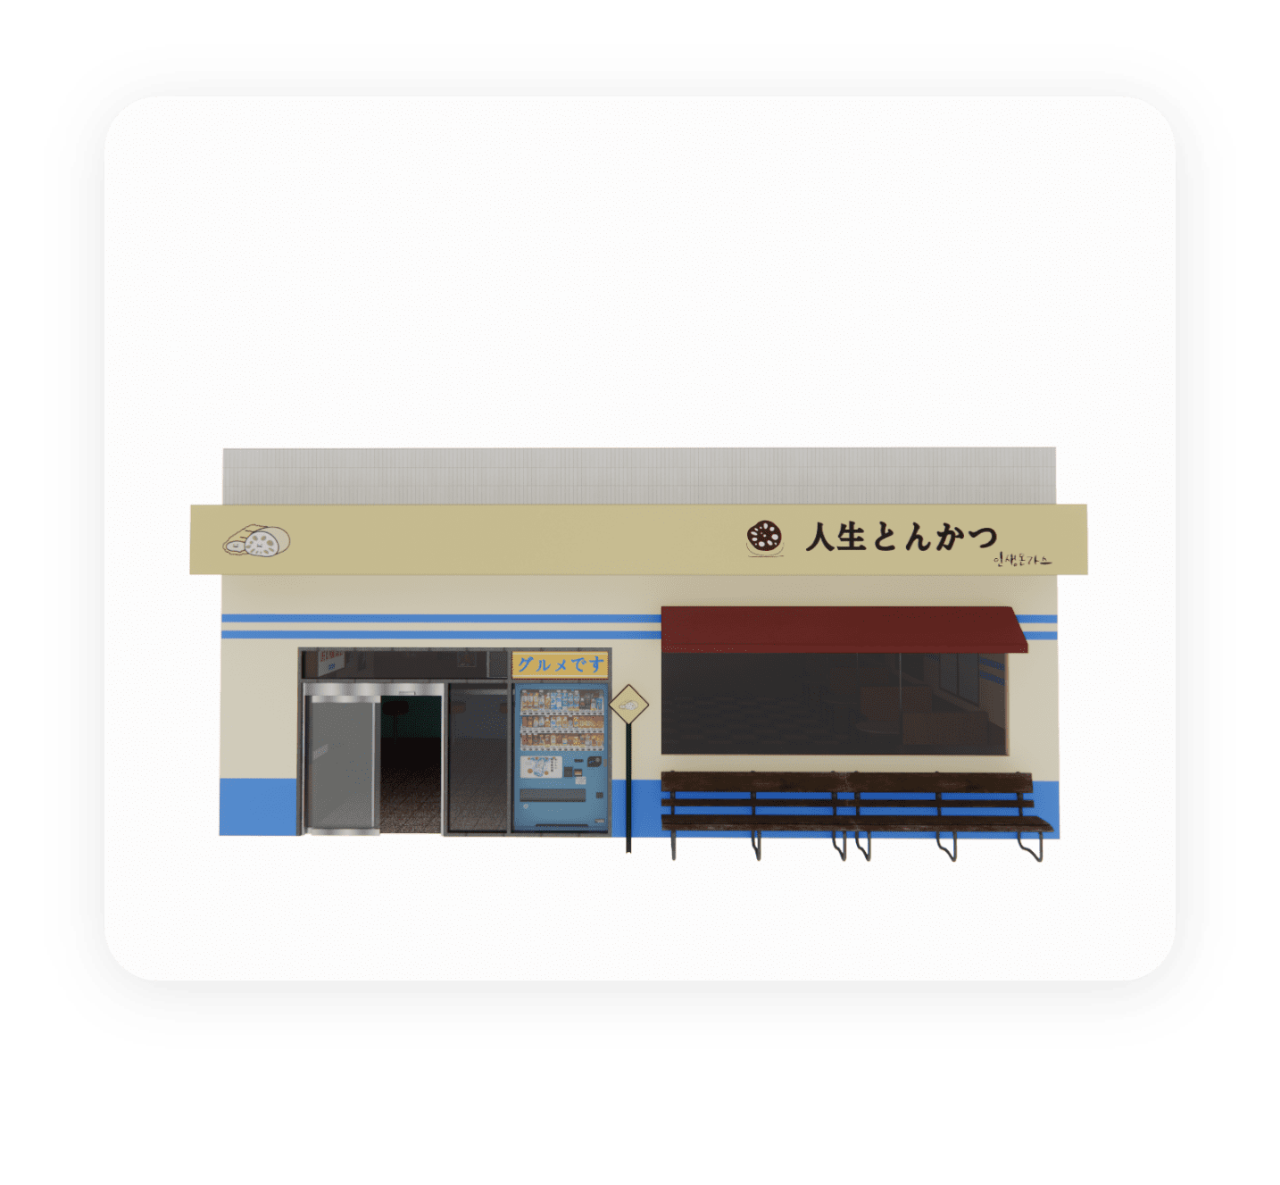
<file: sub/slider.html>
<!DOCTYPE html>
<html lang="en">
  <head>
    <meta charset="UTF-8" />
    <meta name="viewport" content="width=`, initial-scale=1.0" />
    <title>Document</title>
    <link
      rel="stylesheet"
      href="https://cdn.jsdelivr.net/npm/swiper@8/swiper-bundle.min.css"
    />
    <script src="https://cdn.jsdelivr.net/npm/swiper@8/swiper-bundle.min.js"></script>
  </head>
  <body>
    <style>
      /* .swiper-slide {width: 450px !important;} */

      .sample-slider {
        width: 100%;
        margin-bottom: 100px;
      }
      .sample-slider:hover {
        cursor: url(../images/common_slide_cursor_drag.png) 2 2, auto;
        z-index: 99999999 !important;
      }
      .sample-slider img {
        width: 100%;
      }
      .sample-slider .swiper-wrapper {
        transition-timing-function: linear;
      }
      .swiper-container img {
        width: 100%;
        height: auto;
        display: block;
      }

      @media all and (max-width: 780px) {
        .sample-slider {
          margin-bottom: 92px;
        }
        /* .swiper-slide {width: 400px !important; overflow: hidden !important;} */
      }
    </style>

    <div class="swiper sample-slider swiper-container">
      <div class="swiper-wrapper">
        <div class="swiper-slide">
          <div class="swiper-slide-container">
            <img
              src="https://codbergmax.github.io/index/images/franchise_slide_img_1@3x.png"
            />
          </div>
        </div>
        <div class="swiper-slide">
          <div class="swiper-slide-container">
            <img
              src="https://codbergmax.github.io/index/images/franchise_slide_img_2@3x.png"
            />
          </div>
        </div>
        <div class="swiper-slide">
          <div class="swiper-slide-container">
            <img
              src="https://codbergmax.github.io/index/images/franchise_slide_img_3@3x.png"
            />
          </div>
        </div>
        <div class="swiper-slide">
          <div class="swiper-slide-container">
            <img
              src="https://codbergmax.github.io/index/images/franchise_slide_img_4@3x.png"
            />
          </div>
        </div>
        <div class="swiper-slide">
          <div class="swiper-slide-container">
            <img
              src="https://codbergmax.github.io/index/images/franchise_slide_img_5@3x.png"
            />
          </div>
        </div>
        <div class="swiper-slide">
          <div class="swiper-slide-container">
            <img
              src="https://codbergmax.github.io/index/images/franchise_slide_img_6@3x.png"
            />
          </div>
        </div>
        <div class="swiper-slide">
          <div class="swiper-slide-container">
            <img
              src="https://codbergmax.github.io/index/images/franchise_slide_img_1@3x.png"
            />
          </div>
        </div>
        <div class="swiper-slide">
          <div class="swiper-slide-container">
            <img
              src="https://codbergmax.github.io/index/images/franchise_slide_img_2@3x.png"
            />
          </div>
        </div>
        <div class="swiper-slide">
          <div class="swiper-slide-container">
            <img
              src="https://codbergmax.github.io/index/images/franchise_slide_img_3@3x.png"
            />
          </div>
        </div>
        <div class="swiper-slide">
          <div class="swiper-slide-container">
            <img
              src="https://codbergmax.github.io/index/images/franchise_slide_img_4@3x.png"
            />
          </div>
        </div>
        <div class="swiper-slide">
          <div class="swiper-slide-container">
            <img
              src="https://codbergmax.github.io/index/images/franchise_slide_img_5@3x.png"
            />
          </div>
        </div>
        <div class="swiper-slide">
          <div class="swiper-slide-container">
            <img
              src="https://codbergmax.github.io/index/images/franchise_slide_img_6@3x.png"
            />
          </div>
        </div>
      </div>
    </div>

    <script>
      $(document).ready(function () {
        // 초기 스와이퍼 설정
        var swiper = new Swiper(".sample-slider", {
          loop: true,
          speed: 4000,
          slidesPerView: 4,
          autoplay: {
            delay: 0,
          },
        });

        // 스와이퍼에 대한 마우스 오버 이벤트 핸들러 등록
        swiper.el.addEventListener("mouseover", function () {
          swiper.autoplay.stop();
        });

        // 문서(document) 전체에서 마우스 오버 이벤트 핸들러 등록
        $(document).on("mouseover", function (event) {
          var target = event.target;

          if (!target.closest(".swiper-container")) {
            swiper.autoplay.start();
          }
        });

        // 윈도우 리사이징 이벤트 핸들러 등록
        $(window).on("resize", function () {
          // 윈도우의 너비를 가져와서 slidesPerView 값을 조정
          var windowWidth = window.innerWidth;
          if (windowWidth <= 780) {
            swiper.params.slidesPerView = 3;
          } else {
            swiper.params.slidesPerView = 4;
          }
          swiper.update(); // 스와이퍼 업데이트
          // 리사이징 이벤트 발생 시 수행할 작업들을 여기에 추가합니다
          swiper.autoplay.stop();
        });
      });
    </script>
  </body>
</html>
</file>
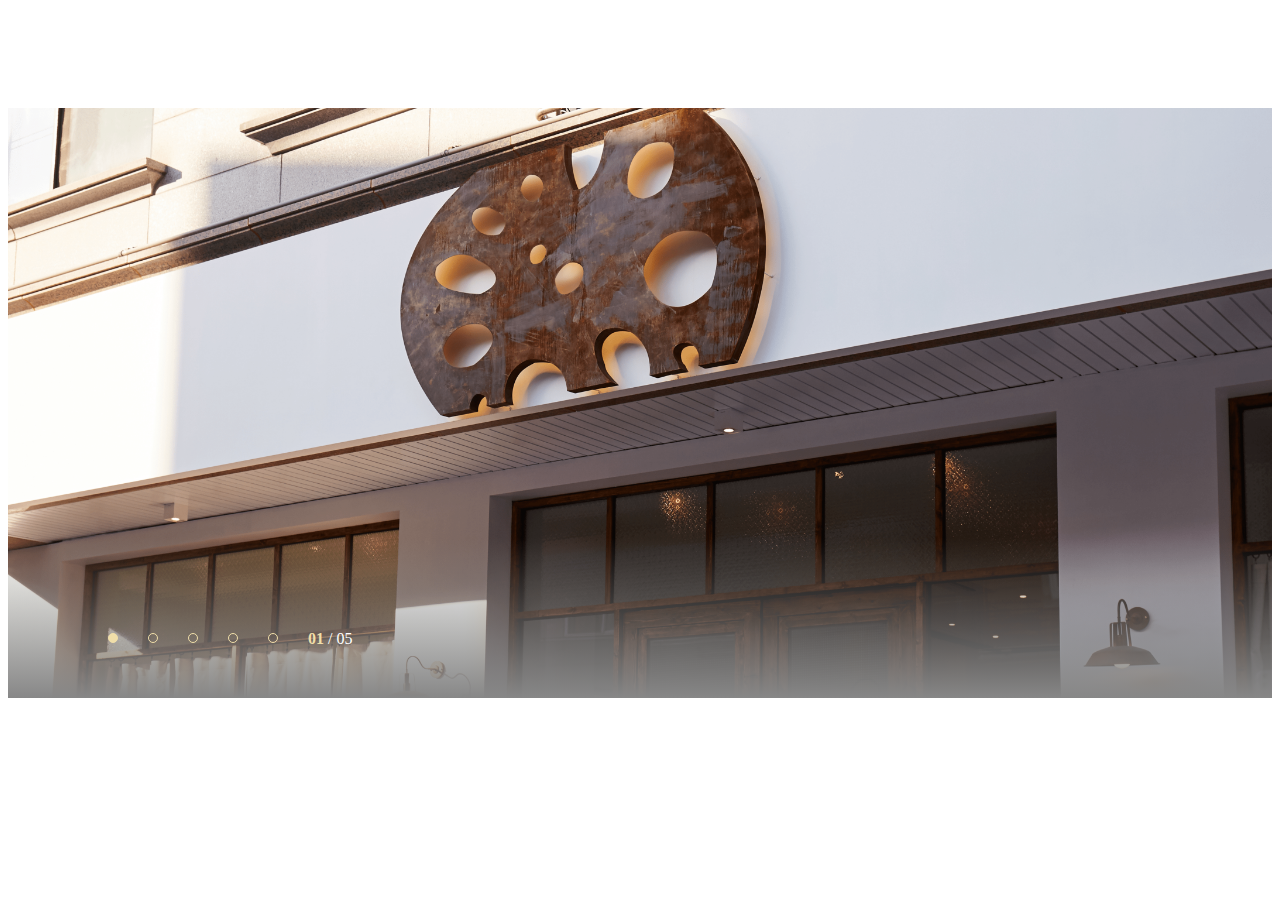
<file: sub/slider/mainSlider.html>
<!DOCTYPE html>
<html lang="en">
  <head>
    <meta charset="UTF-8" />
    <meta http-equiv="X-UA-Compatible" content="IE=edge" />
    <meta name="viewport" content="width=device-width, initial-scale=1.0" />
    <title>Vanilla js slide with pagination</title>
  </head>
  <body>
    <style>
      .slider-container {
        cursor: url(/images/common_slide_cursor.png) 2 2, auto;
        z-index: 99999999 !important;
      }
      .slide {
        padding-top: 100px;
        display: flex;
        flex-wrap: nowrap;
        overflow: hidden;
        position: relative;
        width: 100%;
      }
      .slide_item {
        display: flex;
        align-items: center;
        justify-content: center;
        position: relative;
        left: 0px;
        width: 100%;
        flex-shrink: 0;
        transition: left 0.15s;
      }
      .slide_item > img {
        width: 100%;
      }
      .slide_button {
        display: flex;
        justify-content: center;
        align-items: center;

        /* position */
        position: absolute;
        /* 버튼이 중앙에 위치하게 하기위해 계산 */
        top: calc(50% - 16px);
        width: 32px;
        height: 32px;
        border-radius: 100%;
        background-color: #cccc;
        cursor: pointer;
        display: none;
      }

      .slide_prev_button {
        left: 10px;
      }
      .slide_next_button {
        right: 10px;
      }

      /* 각 슬라이드가 변경되는 것을 시각적으로 확인하기 쉽도록 각 슬라이드별 색상 적용 */

      /* 페이지네이션 스타일 */
      ul,
      li {
        list-style-type: none;
        padding: 0;
        margin: 0;
      }
      .slide_pagination {
        /* layout */
        display: flex;
        gap: 5px;

        /* position */
        position: absolute;
        bottom: 55px;
        /* left:50%, translateX(-50%)를 하면 가로 가운데로 위치시킬 수 있다. */
        left: 100px;
        z-index: 9;
      }
      .slide_pagination > li {
        /* 현재 슬라이드가 아닌 것은 투명도 부여 */
        border: 1px solid #f0dea9;
        color: #f0dea900;
        cursor: pointer;
        width: 8px;
        height: 8px;
        border-radius: 50px;
        color: transparent;
        margin-right: 25px;
      }
      .slide_pagination > li.active {
        /* 현재 슬라이드 색상은 투명도 없이 */
        color: #f0dea9;
        border: 1px solid #f0dea9;
        border-radius: 50px;
        background-color: #f0dea9;
      }
      .pagination {
        display: flex;
      }

      .page-num {
        position: absolute;
        left: 300px;
        bottom: 50px;
        color: #fff;
        font-size: 16px;
        z-index: 9;
      }

      .currnum {
        font-weight: bold;
        color: #f0dea9;
      }

      .gradient {
        background-image: linear-gradient(
          to bottom,
          rgba(22, 21, 21, 0),
          #878787
        );
        position: absolute;
        width: 100%;
        height: 160px;
        bottom: 0;
        left: 0;
        right: 0;
        z-index: 1;
      }

      @media all and (max-width: 780px) {
        .slide {
          height: 570px;
          padding-top: 70px;
        }

        .slide img {
          height: 100%;
          object-fit: cover;
        }

        .slide_pagination {
          bottom: 40px;
          left: 20px;
        }

        .page-num {
          position: absolute;
          left: 220px;
          bottom: 36px;
        }
      }
    </style>

    <div class="slider-container">
      <div class="slide slide_wrap">
        <div class="gradient"></div>
        <div class="slide_item">
          <img
            src="https://codbergmax.github.io/index/images/main_banner_img_1@3x.png"
          />
        </div>

        <div class="slide_item">
          <img
            src="https://codbergmax.github.io/index/images/main_banner_img_2@3x.png"
          />
        </div>

        <div class="slide_item">
          <img
            src="https://codbergmax.github.io/index/images/main_banner_img_3@3x.png"
          />
        </div>

        <div class="slide_item">
          <img
            src="https://codbergmax.github.io/index/images/main_banner_img_4@3x.png"
          />
        </div>

        <div class="slide_item">
          <img
            src="https://codbergmax.github.io/index/images/main_banner_img_5@3x.png"
          />
        </div>

        <div class="slide_prev_button slide_button"></div>
        <div class="slide_next_button slide_button"></div>
        <ul class="slide_pagination"></ul>
        <div class="page-num"></div>
      </div>
    </div>

    <script src="//code.jquery.com/jquery-1.12.4.js"></script>
    <!-- 기본 제이쿼리 -->
    <script>
      // 슬라이크 전체 크기(width 구하기)
      const slide = document.querySelector(".slide");
      let slideWidth = slide.clientWidth;

      // 버튼 엘리먼트 선택하기
      const prevBtn = document.querySelector(".slide_prev_button");
      const nextBtn = document.querySelector(".slide_next_button");

      // 슬라이드 전체를 선택해 값을 변경해주기 위해 슬라이드 전체 선택하기
      const slideItems = document.querySelectorAll(".slide_item");
      // 현재 슬라이드 위치가 슬라이드 개수를 넘기지 않게 하기 위한 변수
      const maxSlide = slideItems.length;

      // 버튼 클릭할 때 마다 현재 슬라이드가 어디인지 알려주기 위한 변수
      let currSlide = 1;

      // 페이지네이션 생성
      const pagination = document.querySelector(".slide_pagination");
      const pageNum = document.querySelector(".page-num");

      pageNum.innerHTML = `<span><span class="currnum">${
        "0" + currSlide
      }</span> / <span class="maxnum">${"0" + maxSlide}</span></span>`;

      for (let i = 0; i < maxSlide; i++) {
        if (i === 0) pagination.innerHTML += `<li class="active"></li>`;
        else pagination.innerHTML += `<li></li>`;
      }

      const paginationItems = document.querySelectorAll(
        ".slide_pagination > li"
      );
      console.log(paginationItems);

      // 버튼 엘리먼트에 클릭 이벤트 추가하기
      nextBtn.addEventListener("click", () => {
        // 이후 버튼 누를 경우 현재 슬라이드를 변경
        currSlide++;
        // 마지막 슬라이드 이상으로 넘어가지 않게 하기 위해서
        if (currSlide <= maxSlide) {
          // 슬라이드를 이동시키기 위한 offset 계산
          const offset = slideWidth * (currSlide - 1);
          // 각 슬라이드 아이템의 left에 offset 적용
          slideItems.forEach((i) => {
            i.setAttribute("style", `left: ${-offset}px`);
          });
          // 슬라이드 이동 시 현재 활성화된 pagination 변경
          paginationItems.forEach((i) => i.classList.remove("active"));
          paginationItems[currSlide - 1].classList.add("active");

          pageNum.innerHTML = `<span><span class="currnum">${
            "0" + currSlide
          }</span> / <span class="maxnum">${"0" + maxSlide}</span></span>`;
        } else {
          currSlide--;
        }
      });
      // 버튼 엘리먼트에 클릭 이벤트 추가하기
      prevBtn.addEventListener("click", () => {
        // 이전 버튼 누를 경우 현재 슬라이드를 변경
        currSlide--;
        // 1번째 슬라이드 이하로 넘어가지 않게 하기 위해서
        if (currSlide > 0) {
          // 슬라이드를 이동시키기 위한 offset 계산
          const offset = slideWidth * (currSlide - 1);
          // 각 슬라이드 아이템의 left에 offset 적용
          slideItems.forEach((i) => {
            i.setAttribute("style", `left: ${-offset}px`);
          });
          // 슬라이드 이동 시 현재 활성화된 pagination 변경
          paginationItems.forEach((i) => i.classList.remove("active"));
          paginationItems[currSlide - 1].classList.add("active");

          pageNum.innerHTML = `<span><span class="currnum">${
            "0" + currSlide
          }</span> / <span class="maxnum">${"0" + maxSlide}</span></span>`;
        } else {
          currSlide++;
        }
      });

      // 브라우저 화면이 조정될 때 마다 slideWidth를 변경하기 위해
      window.addEventListener("resize", () => {
        slideWidth = slide.clientWidth;
      });

      // 각 페이지네이션 클릭 시 해당 슬라이드로 이동하기
      for (let i = 0; i < maxSlide; i++) {
        // 각 페이지네이션마다 클릭 이벤트 추가하기
        paginationItems[i].addEventListener("click", () => {
          // 클릭한 페이지네이션에 따라 현재 슬라이드 변경해주기(currSlide는 시작 위치가 1이기 때문에 + 1)
          currSlide = i + 1;
          // 슬라이드를 이동시키기 위한 offset 계산
          const offset = slideWidth * (currSlide - 1);
          // 각 슬라이드 아이템의 left에 offset 적용
          slideItems.forEach((i) => {
            i.setAttribute("style", `left: ${-offset}px`);
          });
          // 슬라이드 이동 시 현재 활성화된 pagination 변경
          paginationItems.forEach((i) => i.classList.remove("active"));
          paginationItems[currSlide - 1].classList.add("active");

          pageNum.innerHTML = `<span><span class="currnum">${
            "0" + currSlide
          }</span> / <span class="maxnum">${"0" + maxSlide}</span></span>`;
        });
      }

      // 커서y
      $(document).ready(function () {
        // $('.slide_wrap').on('mouseenter', function(event) {
        //     var containerWidth = $(this).width();
        //     var mouseX = event.clientX - $(this).offset().left;

        //     if (mouseX < containerWidth * 0.3) {
        //         alert('Left 30% area hovered!');
        //     }
        // });

        $(".slide_item").on("click", function (event) {
          var containerWidth = $(this).width();
          var mouseX = event.clientX - $(this).offset().left;

          const prevBtn = document.querySelector(".slide_prev_button");
          const nextBtn = document.querySelector(".slide_next_button");
          var idx = $(".slide_item").index();
          if (mouseX < containerWidth * 0.2) {
            prevBtn.click();
          } else if (mouseX > containerWidth * 0.8) {
            nextBtn.click();
          }
        });

        $(".slider-container").on("mousemove", function (event) {
          var containerWidth = $(this).width();
          var mouseX = event.clientX - $(this).offset().left;

          if (mouseX < containerWidth * 0.2) {
            $(this).css(
              "cursor",
              "url(https://codbergmax.github.io/index/images/common_slide_cursor_L.svg) 2 2, auto"
            );
            $(this).css("z-index", "99999999");
          } else if (mouseX > containerWidth * 0.8) {
            $(this).css(
              "cursor",
              "url(https://codbergmax.github.io/index/images/common_slide_cursor_R.svg) 2 2, auto"
            );
            $(this).css("z-index", "99999999");
          } else {
            $(this).css(
              "cursor",
              "url(https://codbergmax.github.io/index/images/common_slide_cursor.png) 2 2, auto"
            );
            $(this).css("z-index", "99999999");
          }
        });
      });
    </script>
  </body>
</html>
</file>
<file: css/common.css>
@font-face {
  font-family: "LINESeedKR";
  src: url(../fonts/LINESeedKR-Bd.ttf);
  font-weight: bold;
}

@font-face {
  font-family: "LINESeedKR";
  src: url(../fonts/LINESeedKR-Rg.ttf);
  font-weight: normal;
}

html,
body,
div,
span,
applet,
object,
iframe,
h1,
h2,
h3,
h4,
h5,
h6,
p,
blockquote,
pre,
a,
abbr,
acronym,
address,
big,
cite,
code,
del,
dfn,
em,
img,
ins,
kbd,
q,
s,
samp,
small,
strike,
sub,
sup,
tt,
var,
b,
u,
i,
center,
dl,
dt,
dd,
ol,
ul,
li,
fieldset,
form,
label,
legend,
article,
aside,
canvas,
details,
embed,
figure,
figcaption,
footer,
header,
hgroup,
menu,
nav,
output,
ruby,
section,
summary,
time,
mark,
audio,
video {
  margin: 0;
  padding: 0;
  border: 0;
  letter-spacing: normal;
} /* delete vertical-align,font:inherit; */
body,
html {
  width: 100%;
  font-size: 16px;
  -webkit-text-size-adjust: none;
}
* {
  font-family: "LINESeedKR";
}
ol,
ul,
li {
  list-style: none;
}
blockquote,
q {
  quotes: none;
}
blockquote:before,
blockquote:after,
q:before,
q:after {
  content: "";
  content: none;
}
table {
  border-collapse: separate;
  border-spacing: 0;
  font-size: 1rem;
  background-color: #fff;
}
table caption {
  overflow: hidden;
  font-size: 0;
  line-height: 0;
  font-size: 1rem;
}
tbody,
tfoot,
thead,
tr,
th,
td {
  margin: 0;
  letter-spacing: normal;
}
dt {
  display: block;
}
hr {
  display: none;
}
a {
  cursor: pointer;
  text-decoration: none;
  color: inherit;
}
a,
a:hover {
  transition: all 0.7s cubic-bezier(0.215, 0.61, 0.355, 1);
}
address {
  font-style: normal;
}
input,
select,
img {
  vertical-align: middle;
}
input:focus,
textarea:focus,
button:focus {
  outline: none;
} /* 크롬에서 커서 클릭시 파란색 테두리 제외*/

select {
  border-radius: 0;
  -webkit-appearance: none;
  -moz-appearance: none;
  appearance: none;
}
select::-ms-expand {
  display: none;
}
input[type="text"]::-ms-clear {
  display: none;
}
input::-webkit-input-placeholder {
  color: #ababab;
}
input:-ms-input-placeholder {
  color: #ababab;
}
input::placeholder {
  color: #ababab;
}

span,
b,
strong,
font,
u {
  line-height: inherit;
  font-family: inherit;
}

/* Web Content Accessibility TTS(Text To Speech) Code */
.blind {
  position: absolute;
  top: 0px;
  left: 0px;
  overflow: hidden;
  display: inline-block !important;
  width: 1px !important;
  height: 1px !important;
  margin: 0 !important;
  font-size: 0 !important;
  line-height: 0 !important;
}
.is_blind {
  display: block !important;
  position: absolute !important;
  width: 1px;
  height: 1px;
  z-index: 0 !important;
  overflow: hidden;
  margin: -1px !important;
  clip: rect(0 0 0 0) !important;
}
/* 레이아웃 */
#wrap {
  position: relative;
  width: 100%;
  min-width: 280px;
  height: 100%;
  overflow-x: hidden;
  text-align: center;
  background-color: #fffcf5;
}

#wrapper {
  padding-top: 100px;
  text-align: center;
  background-color: #fffcf5;
}
#wrapper.none_layout {
  padding: 0;
}

#header .inner {
  display: flex;
  justify-content: space-between;
  align-items: center;
  max-width: 192rem;
  margin: auto;
  height: 100px;
  background-color: #fffcf5;
}

#header {
  position: fixed;
  top: 0;
  left: 0;
  right: 0;
  z-index: 300;
  box-sizing: border-box;
  transition: transform 0.4s ease-in-out;
}

#header:after {
  display: block;
  content: "";
  position: absolute;
  left: 0;
  right: 0;
  bottom: 0;
}

#header .inner {
  padding: 0 100px;
}

.open_m_menu {
  display: none;
}

#header .logo_wrap,
#header .main_nav .nav_body {
  display: flex;
  align-items: center;
}

.logo_wrap .logo {
  display: block;
  height: 60px;
}

.logo_wrap img {
  width: 180px;
  height: auto;
}

.main_nav .nav_list.main_menu .nav_item {
  position: relative;
}
.main_nav
  .nav_list.main_menu
  .nav_item:not(.type_dep2 .nav_item):not(:first-of-type) {
  margin-left: 60px;
}
.main_nav .nav_link {
  padding: 42px 0;
}

.main_nav .nav_link:hover {
  color: #538ccf;
}

.main_nav .nav_list.main_menu .nav_link:not(.type_dep2 .nav_link) .btn {
  display: none;
}
.main_nav .nav_list.main_menu .nav_link:not(.type_dep2 .nav_link) span {
  position: relative;
}
.main_nav .nav_list.main_menu .nav_link:not(.type_dep2 .nav_link) span:before {
  display: none;
  content: "";
  position: absolute;
  left: 0;
  right: 0;
  bottom: 0;
  z-index: 11;
  height: 2px;
}

.main_menu .nav_list.type_dep2 {
  display: none;
  position: absolute;
  left: 0;
  right: 0;
  flex-flow: column;
  min-width: 12rem;
  text-align: center;
}
.main_menu .nav_list.type_dep2 .nav_item {
  text-align: left;
  color: #aaa;
}
.main_menu .nav_list.type_dep2 .nav_link {
  padding: 0;
  margin-bottom: 20px;
  white-space: nowrap;
  color: #aaaaaa;
  font-weight: normal;
}

.main_menu .nav_list.type_dep2 .nav_link:hover {
  color: #538ccf;
}

.frz_scroll:not(.is_zero) #header:after,
#header.is_scroll:after,
#header:hover:after,
#header:focus-within:after {
  opacity: 1 !important;
}
.frz_scroll:not(.is_zero) #header,
.down #header.is_scroll {
  transform: translate3d(0, -100%, 0);
}
#header:focus-within {
  transform: translate3d(0, 0, 0) !important;
}
.main_nav .nav_list.main_menu:focus-within .type_dep2,
.main_nav .nav_list.main_menu:hover .type_dep2 {
  display: block;
  top: 100%;
  padding-top: 3.5rem;
}
.main_nav .nav_list.main_menu:focus-within:before,
.main_nav .nav_list.main_menu:hover:before {
  display: block;
  content: "";
  position: absolute;
  top: 100%;
  left: 0;
  right: 0;
  height: 24rem;
  background: #fffcf5;
}

.nav_wrap > .btn,
.nav_wrap .nav_head,
.nav_wrap .nav_foot {
  display: none;
}

/* header */
.main_nav .nav_list.main_menu:focus-within:before,
.main_nav .nav_list.main_menu:hover:before {
  height: 144px;
  border-bottom: 1px solid #707070;
}

.main_nav .nav_list.main_menu:focus-within .type_dep2,
.main_nav .nav_list.main_menu:hover .type_dep2 {
  padding-top: 0;
  margin-top: -20px;
}

.nav_list {
  display: flex;
}
.nav_list .nav_item {
  font-size: 1rem;
  color: #808080;
  font-weight: normal;
}
.nav_list .nav_link {
  display: inline-flex;
  align-content: center;
  justify-content: center;
  vertical-align: top;
}

.menu {
  display: none;
}

/* 메인 슬라이더 */
.main_slider .swiper-container {
  width: 100%;
  /* margin: 20px auto; */
  overflow-x: hidden;
  /* cursor: none; */
  position: relative;
}

.circularcursor {
  position: absolute;
  top: 0;
  left: 0;
  width: 58px;
  height: 58px;
  border-radius: 50%;
  background-color: transparent;
  border: 2px solid #538ccf;
  transform: translate(-50%, -50%);
  display: none;
  z-index: 1;
}

.main_slider .swiper-slide-container .center:hover .circularcursor1,
.main_slider .swiper-slide-container .center:hover .circularcursor2,
.main_slider .swiper-slide-container .center:hover .circularcursor3,
.main_slider .swiper-slide-container .center:hover .circularcursor4 {
  background-color: transparent;
  border: 2px solid #538ccf;
  height: 58px;
  width: 58px;
  border-radius: 50%;
  -moz-border-radius: 50%;
  -webkit-border-radius: 50%;
  position: absolute;
  top: 50%;
  left: 50%;
  margin: -50px 0 0 -50px;
  z-index: 999999;
  opacity: 1;
  transition: 0.1s;
  transform: scale(0.5);
  cursor: none !important;
}
.main_slider_section {
  display: flex;
}
.main_slider .swiper-slide-container .left {
  position: absolute;
  width: 20%;
  top: 0;
  bottom: 0;
  left: 0;
  z-index: 9;
}
.main_slider .swiper-slide-container .left {
  position: absolute;
  width: 20%;
  top: 0;
  bottom: 0;
  left: 0;
  z-index: 9;
}
.main_slider .swiper-slide-container .center {
  position: absolute;
  width: 60%;
  top: 0;
  bottom: 0;
  left: 20%;
  z-index: 9;
}
.main_slider .swiper-slide-container .right {
  position: absolute;
  width: 20%;
  top: 0;
  bottom: 0;
  right: 0;
  z-index: 9;
}

.main_slider .swiper-slide-container .center:hover {
  cursor: url(../images/common_slide_cursor.png) 2 2, auto;
  z-index: 99999999 !important;
}

.main_slider .swiper-slide-container .left:hover {
  cursor: url(../images/common_slide_cursor_L.svg) 2 2, auto;
  z-index: 99999999 !important;
}

.main_slider .swiper-slide-container .right:hover {
  cursor: url(../images/common_slide_cursor_R.svg) 2 2, auto;
  z-index: 99999999 !important;
}

.main_slider .swiper-container img {
  width: 100%;
  height: auto;
  display: block;
  z-index: 1;
}

.main_slider .swiper-slide-container {
  text-align: center;
  font-size: 18px;
  background: #fff;
  height: 100%;
  margin: auto;
  /* Center slide text vertically */
  display: -webkit-box;
  display: -ms-flexbox;
  display: -webkit-flex;
  display: flex;
  -webkit-box-pack: center;
  -ms-flex-pack: center;
  -webkit-justify-content: center;
  justify-content: center;
  -webkit-box-align: center;
  -ms-flex-align: center;
  -webkit-align-items: center;
  align-items: center;
}

/* pagination */
.swiper-pagination-bullets.swiper-pagination-horizontal,
.swiper-pagination-custom {
  bottom: 55px !important;
  left: 100px !important;
  width: auto !important;
}

.main_slider .swiper-pagination-fraction {
  bottom: 55px !important;
  left: 320px !important;
  width: fit-content !important;
  color: #fff;
}

.main_slider .swiper-pagination-current {
  color: #f0dea9;
}

.main_slider .swiper-pagination-bullet {
  width: 8px;
  height: 8px;
  text-align: center;
  line-height: 20px;
  opacity: 1 !important;
  border: 1px solid #fff;
  background: none !important;
}

.main_slider .swiper-pagination .swiper-pagination-bullet:nth-child(1) {
  margin: 0 15px 0 0 !important;
}

.main_slider .swiper-pagination .swiper-pagination-bullet:nth-child(2),
.main_slider .swiper-pagination .swiper-pagination-bullet:nth-child(3),
.main_slider .swiper-pagination .swiper-pagination-bullet:nth-child(4) {
  margin: 0 15px !important;
}

.main_slider .swiper-pagination .swiper-pagination-bullet:last-child {
  margin: 0 0 0 15px !important;
}

.main_slider .swiper-pagination-bullet-active {
  border: 1px solid #f0dea9;
  background: #f0dea9 !important;
}

.main_slider .gradient {
  background-image: linear-gradient(to bottom, rgba(22, 21, 21, 0), #878787);
  position: absolute;
  width: 100%;
  height: 160px;
  bottom: 0;
  left: 0;
  right: 0;
  z-index: 2;
}

.sub_img {
  display: flex;
  flex-wrap: wrap;
  justify-content: center;
}

.sub_img_top,
.sub_img_bottom {
  width: 100%;
  display: flex;
  justify-content: center;
  margin: 0 auto;
  box-sizing: border-box;
}

.sub_img .sub_img_box {
  overflow: hidden;
  width: 100%;
  height: 100%;
}
.sub_img .sub_img_box {
  border-left: 2px solid #fff;
  border-right: 2px solid #fff;
}
.sub_img_top .sub_img_box {
  margin-bottom: 4px;
  height: fit-content;
}
.sub_img_box:nth-child(1) {
  border-left: none;
}
.sub_img_box:nth-child(4) {
  border-right: none;
}

.sub_img img {
  max-width: 100%;
}

.sub_img img:hover {
  transform: scale(1.1);
  transition: 0.5s ease-in;
}

.m_sub_img {
  display: none;
}

.exterior_wrap {
  display: flex;
  flex-wrap: wrap;
  justify-content: center;
  margin: 0 auto;
}

.exterior_wrap img {
  width: 50%; /* 화면 100% 시 한 줄에 두 이미지 */
  max-width: 100%;
  box-sizing: border-box;
}

.exterior_wrap img:first-child {
  padding-right: 2px;
}

.exterior_wrap img:last-child {
  padding-left: 2px;
}

.notice {
  position: relative;
  z-index: 1;
  overflow: hidden;
}

.notice::before {
  content: "";
  opacity: 0.5;
  position: absolute;
  top: 0px;
  left: 0px;
  right: 0px;
  bottom: 0px;
  background-color: #fcfcfc;
  z-index: -1;
}

.brand_story {
  text-align: center;
  max-width: 800px;
  margin: 114px auto 0;
  padding: 0 20px 126px;
  color: #4a4a4a;
}

.brand_title {
  color: #528bd0;
  font-size: 20px;
  margin-bottom: 5px;
}

.brand_story img {
  width: 240px;
  height: auto;
}
.brand_subject {
  margin-top: 25px;
  font-size: 20px;
  font-weight: bold;
}
.brand_text01 {
  margin: 20px 0 10px;
  line-height: 27px;
  font-size: 18px;
}
.brand_text01 span {
  display: block;
}
.brand_text02 {
  line-height: 27px;
  font-size: 18px;
}

.brand_story_sub {
  max-width: 740px;
  margin: 100px auto 0;
  padding: 0 20px 95px;
  color: #4a4a4a;
}
.brand_story_sub_tit {
  line-height: 27px;
  font-size: 18px;
}
.brand_story_sub_tit span {
  line-height: 30px;
  font-size: 20px;
  font-weight: bold;
}

.notice {
  padding: 113px 20px 180px;
  background: #fcfcfc url(../images/main_S3_bgimg@3x.png) bottom -30px center/802px
    no-repeat;
}
.notice img:nth-child(1) {
  position: absolute;
  left: -50px;
  bottom: -66px;
  display: inline-block;
  width: 200px;
  height: auto;
}
.notice img:nth-child(2) {
  position: absolute;
  right: -97px;
  bottom: -100px;
  display: inline-block;
  width: 384px;
  height: auto;
}
.notice img:nth-child(3) {
  position: absolute;
  right: 146px;
  bottom: -58px;
  display: inline-block;
  width: 179px;
  height: auto;
}

.notice_wrap {
  max-width: 740px;
  margin: 0 auto;
  color: #4a4a4a;
}
.notice_wrap p.n_txt01 {
  font-size: 28px;
  font-weight: bold;
  margin-bottom: 14px;
}
.notice_wrap p.n_txt02 {
  line-height: 30px;
  font-size: 20px;
  margin-bottom: 34px;
}
.notice_wrap a {
  display: block;
  width: 194px;
  margin: 0 auto 40px auto;
  color: #528bce;
  font-size: 18px;
  font-weight: bold;
  background: url(../images/common_ico_go_viewpage_off@3x.png) right 0px/28px
    no-repeat;
  text-align: left;
  height: 28px;
  line-height: 32px;
}

.notice_wrap a:hover {
  background: url(../images/common_ico_go_viewpage_on@3x.png) right 0px/28px
    no-repeat;
}

/* footer */
footer {
  background-color: #fff;
  padding: 50px 100px 60px;
  border-top: 1px solid #707070;
}
footer img {
  width: 144px;
  height: auto;
}
.footer_inner {
  color: #4a4a4a;
  text-align: left;
  display: flex;
  justify-content: space-between;
}
.f_tit {
  font-size: 16px;
  margin-bottom: 14px;
}
.f_txt {
  font-size: 14px;
}
.copy {
  color: #b7b7b7;
  font-size: 14px;
  text-align: right;
  margin-top: 36px;
}

/* franchise */
.franchise_main {
  position: relative;
  z-index: 1;
  overflow: hidden;
}

.franchise_main::before {
  content: "";
  opacity: 0.5;
  position: absolute;
  top: 0px;
  left: 0px;
  right: 0px;
  bottom: 0px;
  background: linear-gradient(to bottom, rgba(22, 21, 21, 0), #504343);
  z-index: -1;
}
.franchise_main {
  background-image: url(../images/franchise_main_img@3x.png);
  padding-top: 100px;
  background-size: 100% 100%;
  background-size: cover;
  background-repeat: no-repeat;
  height: 672px;
  background-position: center;
  text-align: center;
  color: #fff;
}

.fm_inner {
  max-width: 740px;
  margin: 150px auto 0;
}
.fm_inner img {
  width: 240px;
  height: auto;
}
.fm_tit {
  font-size: 20px;
  font-weight: bold;
  margin-top: 25px;
  margin-bottom: 60px;
}

.fm_txt p {
  font-size: 18px;
  line-height: 1.5rem;
}
.fm_txt p span {
  display: block;
}
.fm_txt p:first-child {
  margin: 0 0 10px;
}

.interior_inner {
  margin: 110px auto 0;
}
.e_tit {
  color: #528bce;
  font-weight: bold;
  font-size: 32px;
  margin-bottom: 24px;
}
.e_tit.edu_tit {
  padding-top: 80px;
}
.k_tit {
  font-size: 20px;
  font-weight: bold;
}
.in_txt {
  font-size: 18px;
  line-height: 1.5rem;
}
.in_txt01 {
  margin: 20px 0 15px;
}
.in_txt02 {
  margin-bottom: 45px;
}

.education_inner {
  margin-bottom: 161px;
  background-image: linear-gradient(to bottom, rgb(255, 255, 255) 53%, #fffcf5);
}
.edu_txt {
  font-size: 18px;
  line-height: 1.5rem;
  margin: 15px 0 123px;
}
.education_img {
  display: flex;
  justify-content: space-evenly;
}

.cost_wrap {
  display: flex;
  justify-content: center;
  margin-bottom: 101px;
  padding: 0 20px;
}
.opening_inner,
.return_inner {
  max-width: 598px;
}
.opening_inner {
  margin-right: 22px;
}
.return_inner {
  margin-left: 22px;
}

.ex_txt {
  font-size: 18px;
  text-align: right;
  color: #aaa;
  margin-bottom: 10px;
}
.sm_txt {
  display: inline-block;
  font-size: 14px;
  padding-top: 6px;
}
.bg_y {
  background-color: rgba(246, 222, 151, 0.3);
}

.table_2,
.table_3 {
  margin-top: 14px;
}
.table_2 tr th span {
  display: inline-block;
  font-size: 14px;
  font-weight: normal;
  padding-top: 2px;
}
.table_2 tr td {
  padding: 8px 70px;
  border-top: 1px solid #f6de97;
  line-height: 1.69rem;
}

.table_3 tr th {
  padding: 19px;
}
.table_3 tr:nth-child(1) td {
  padding: 8px 0;
  border-top: 1px solid #f6de97;
  line-height: 1.69rem;
}
.table_3 tr:nth-child(2) td {
  font-size: 18px;
  font-weight: bold;
  color: #528bce;
  padding: 8px 0;
  line-height: 1.69rem;
}

.m_table_2,
.m_table_3 {
  display: none;
}

.return_inner table tbody tr:last-child td {
  font-weight: bold;
}

.box_wrap {
  display: flex;
  margin-top: 36px;
}
.box_wrap .box_inner {
  width: 50%;
}
.box_bg {
  border-radius: 20px;
  box-shadow: 0 3px 24px 0 rgba(236, 230, 213, 0.48);
  background-color: rgba(255, 255, 255, 0.7);
}
.box_txt01 {
  padding: 34px 5px;
  font-weight: bold;
  font-size: 18px;
}
.box_txt02 {
  padding: 18px 5px;
  margin-top: 10px;
}
.box_txt02 img {
  width: 180px;
  height: auto;
}
.box_txt03 {
  width: 50%;
  font-size: 18px;
  font-weight: bold;
  padding: 43px 5px;
  margin-left: 10px;
}
.box_txt03 span:first-child {
  display: block;
}
.box_txt03 span:last-child {
  display: block;
  font-weight: normal;
  font-size: 16px;
  margin-top: 11px;
}

.franchise_notice {
  position: relative;
  z-index: 1;
  overflow: hidden;
}
.franchise_notice::before {
  content: "";
  opacity: 0.5;
  position: absolute;
  top: 0px;
  left: 0px;
  right: 0px;
  bottom: 0px;
  background-color: #fcfcfc;
  z-index: -1;
}
.franchise_notice {
  padding: 113px 20px 210px;
  background: #fcfcfc url(../images/main_S3_bgimg@3x.png) bottom -38px center/802px
    no-repeat;
}
.franchise_notice img:nth-child(1) {
  position: absolute;
  left: -50px;
  bottom: -66px;
  display: inline-block;
  width: 200px;
  height: auto;
}
.franchise_notice img:nth-child(2) {
  position: absolute;
  right: -97px;
  bottom: -100px;
  display: inline-block;
  width: 384px;
  height: auto;
}
.franchise_notice img:nth-child(3) {
  position: absolute;
  right: 146px;
  bottom: -58px;
  display: inline-block;
  width: 179px;
  height: auto;
}

.franchise_notice_wrap {
  max-width: 740px;
  margin: 0 auto;
  color: #4a4a4a;
}
.franchise_notice_wrap p.n_txt01 {
  line-height: 30px;
  font-size: 20px;
  margin-bottom: 13px;
}
.franchise_notice_wrap p.n_txt02 {
  font-size: 28px;
  font-weight: bold;
  margin-bottom: 32px;
}
.franchise_notice_wrap p.n_txt03 {
  color: #528bce;
  font-size: 28px;
}
.franchise_notice_wrap p.n_txt04 {
  color: #4a4a4a;
  font-size: 36px;
  font-weight: bold;
  padding-top: 8px;
}

:is(.one, .two) {
  animation: bubble 1s ease;
  animation-fill-mode: forwards;
  opacity: 0;
}

.one {
  animation-delay: 0.5s;
}

.two {
  animation-delay: 1s;
}

@keyframes bubble {
  0% {
    transform: translateY(0);
    opacity: 0;
  }
  100% {
    transform: translateY(-30%);
    opacity: 1;
  }
}

.edu_img {
  opacity: 0;
  transition: 0.4s ease;
  top: 20px;
  position: relative;
}

.education_inner.this_sec .edu_img {
  opacity: 1;
  top: 0;
}
.edu_img01 {
  transition-delay: 0;
}
.edu_img02 {
  transition-delay: 0.5s;
}
.edu_img03 {
  transition-delay: 1s;
}
.edu_img01 .pi_top {
  width: 100%;
  transition-delay: 0.5s;
}
.edu_img02 .pi_top {
  width: 100%;
  transition-delay: 0.8s;
}
.edu_img03 .pi_top {
  width: 100%;
  transition-delay: 1.1s;
}

.pi_top img {
  width: 180px;
  height: auto;
}
.edu_stit {
  margin-top: 67px;
  font-weight: bold;
  font-size: 24px;
}

/*table*/
.table {
  margin-top: 26px;
  width: 100%;
}
.table table {
  width: 100%;
}
.table thead {
  background-color: #f6de97;
  font-size: 16px;
  font-weight: bold;
}
.table thead tr th {
  padding: 10px 0;
}
.table thead tr th:nth-child(odd) {
  border-left: 1px solid #fff;
  border-right: 1px solid #fff;
}
.table tbody tr td {
  padding: 8px;
  font-size: 16px;
  color: #4a4a4a;
  border-right: 1px solid #f6de97;
  border-bottom: 1px solid #f6de97;
}
.table tbody tr td:last-child {
  border-right: none;
}
.table tbody tr td span.c_b {
  color: #528bce;
}

.table tbody tr th {
  padding: 0 26px;
  background-color: #f6de97;
  border-top: 1px solid #f6de97;
}

p.etc01,
p.etc02 {
  text-align: left;
  font-size: 18px;
  color: #4a4a4a;
}
p.etc01 {
  margin: 15px 0 4px;
}

.pc_table {
  display: table;
}
.m_table {
  display: none;
}

/* menu */
.menu_section {
  padding: 100px 100px 50px;
  height: 650px;
}
.menu_tit {
  color: #4a4a4a;
  font-size: 32px;
  font-weight: bold;
  margin: 20px 0 30px;
  text-align: center;
}

.menu_inner {
  display: flex;
  justify-content: center;
}
.menu_inner .menu_all {
  overflow: hidden;
  position: relative;
  background: linear-gradient(to top, #fffcf5, rgb(255, 255, 255));
  box-shadow: 0 3px 24px 0 rgba(236, 230, 213, 0.48);
  padding: 60px 0;
  border-radius: 20px;
  margin-right: 20px;
}
.menu_inner .menu_all:last-child {
  margin-right: 0;
}
.menu_inner .menu_all img:first-child {
  width: 95%;
  height: auto;
}
.menu_btn {
  display: inline-block;
  padding: 10px 20px;
  color: #528bce;
  font-size: 18px;
  border-radius: 50px;
  border: 1px solid #528bce;
  margin-top: 24px;
}
.menu_btn:hover {
  color: #fff;
  background-color: #528bce;
}
.menu_all:nth-child(odd) img:first-child {
  position: relative;
  z-index: 1;
}

.symbol01 {
  position: absolute;
  right: 46px;
  top: 77px;
  opacity: 0;
  transition: 0.8s ease;
}
.menu_inner .menu_all:hover .symbol01 {
  top: 40px;
  opacity: 1;
}
.symbol02 {
  position: absolute;
  right: -70px;
  top: 230px;
  opacity: 0;
  transition: 0.8s ease;
}
.menu_inner .menu_all:hover .symbol02 {
  right: 40px;
  opacity: 1;
}
.symbol03 {
  position: absolute;
  left: 40px;
  top: 80px;
  opacity: 0;
  transition: 0.8s ease;
}
.menu_inner .menu_all:hover .symbol03 {
  top: 30px;
  opacity: 1;
}
.symbol04 {
  position: absolute;
  left: -50px;
  top: 230px;
  opacity: 0;
  transition: 0.8s ease;
}
.menu_inner .menu_all:hover .symbol04 {
  left: 70px;
  opacity: 1;
}

.interior_inner .interior-top {
  position: relative;
  height: 80%;
  width: 100%;
  margin-bottom: 110px;
}

.interior_inner .swiper-container {
  width: 100%;
  /* margin: 20px auto; */
  overflow-x: hidden;
}

.interior_inner .swiper-wrapper:hover {
  cursor: url(../images/common_slide_cursor_drag.png) 2 2, auto;
  z-index: 99999999 !important;
}

.interior_inner .swiper-slide-container {
  height: 100%;
  margin: auto;
  /* Center slide text vertically */
  display: -webkit-box;
  display: -ms-flexbox;
  display: -webkit-flex;
  display: flex;
  -webkit-box-pack: center;
  -ms-flex-pack: center;
  -webkit-justify-content: center;
  justify-content: center;
  -webkit-box-align: center;
  -ms-flex-align: center;
  -webkit-align-items: center;
  align-items: center;
}

.interior-top .swiper-slide {
  flex-shrink: 4;
}

@media all and (max-width: 1600px) {
  .menu_inner .menu_all {
    padding: 40px 0;
  }
  .menu_inner .menu_all img:first-child {
    width: 85%;
    height: auto;
  }
  .menu_inner .menu_all:hover .symbol01 {
    top: 10px;
    opacity: 1;
  }
  .symbol02 {
    position: absolute;
    right: -70px;
    top: 160px;
    opacity: 0;
    transition: 0.8s ease;
  }
  .menu_inner .menu_all:hover .symbol03 {
    top: 10px;
    opacity: 1;
  }
  .symbol04 {
    position: absolute;
    left: -50px;
    top: 160px;
    opacity: 0;
    transition: 0.8s ease;
  }
}

@media all and (max-width: 1512px) {
  .menu_section {
    height: 450px;
  }
}

@media all and (max-width: 1440px) {
  .menu_inner .menu_all:hover .symbol01 {
    top: 10px;
    opacity: 1;
  }
  .symbol02 {
    position: absolute;
    right: -70px;
    top: 130px;
    opacity: 0;
    transition: 0.8s ease;
  }
  .menu_inner .menu_all:hover .symbol02 {
    right: 20px;
    opacity: 1;
  }
  .menu_inner .menu_all:hover .symbol03 {
    top: 0px;
    opacity: 1;
  }
  .symbol04 {
    position: absolute;
    left: -50px;
    top: 130px;
    opacity: 0;
    transition: 0.8s ease;
  }
  .menu_inner .menu_all:hover .symbol04 {
    left: 40px;
    opacity: 1;
  }

  .menu_section {
    height: 450px;
  }
}

@media all and (max-width: 1280px) {
  .menu_section {
    height: fit-content;
  }
  .menu_inner {
    flex-wrap: wrap;
    max-width: 924px;
    margin: 0 auto;
  }
  .menu_inner .menu_all {
    margin-bottom: 20px;
    max-width: 48%;
    box-sizing: border-box;
  }
  .menu_inner .menu_all:nth-child(2) {
    margin-right: 0;
  }

  .menu_inner .menu_all:hover .symbol01 {
    top: 10px;
    opacity: 1;
  }
  .symbol02 {
    position: absolute;
    right: -70px;
    top: 170px;
    opacity: 0;
    transition: 0.8s ease;
  }
  .menu_inner .menu_all:hover .symbol02 {
    right: 50px;
    opacity: 1;
  }
  .menu_inner .menu_all:hover .symbol03 {
    top: 10px;
    opacity: 1;
  }
  .symbol04 {
    position: absolute;
    left: -50px;
    top: 170px;
    opacity: 0;
    transition: 0.8s ease;
  }
  .menu_inner .menu_all:hover .symbol04 {
    left: 60px;
    opacity: 1;
  }
}

@media all and (max-width: 1200px) {
  .cost_wrap {
    flex-direction: column;
    margin-bottom: 40px;
    padding: 0 20px;
  }
  .opening_inner,
  .return_inner {
    max-width: 100%;
    width: 100%;
  }
  .opening_inner {
    margin-right: 0;
  }
  .return_inner {
    margin-left: 0;
  }

  .ex_txt {
    font-size: 14px;
  }
  .sm_txt {
    font-size: 12px;
    padding-top: 4px;
  }

  .table_2,
  .table_3 {
    display: none;
  }
  .table_2 tr th span {
    display: inline-block;
    font-size: 14px;
    font-weight: normal;
    padding-top: 2px;
  }
  .table_2 tr td {
    padding: 8px 70px;
    border-top: 1px solid #f6de97;
    line-height: 1.69rem;
  }

  .table_3 tr th {
    padding: 19px;
  }
  .table_3 tr:nth-child(1) td {
    padding: 8px 0;
    border-top: 1px solid #f6de97;
    line-height: 1.69rem;
  }
  .table_3 tr:nth-child(2) td {
    font-size: 18px;
    font-weight: bold;
    color: #528bce;
    padding: 8px 0;
    line-height: 1.69rem;
  }

  .m_table_2,
  .m_table_3 {
    display: table;
  }
  .pc_table {
    display: none;
  }
  .m_table {
    display: table;
  }

  .return_inner table tbody tr:last-child td {
    font-weight: bold;
  }

  .box_wrap {
    flex-direction: column;
  }
  .box_wrap .box_inner {
    display: flex;
    justify-content: space-between;
    width: 100%;
  }
  .box_bg {
    border-radius: 20px;
    box-shadow: 0 3px 24px 0 rgba(236, 230, 213, 0.48);
    background-color: rgba(255, 255, 255, 0.7);
  }
  .box_txt01 {
    display: inline-block;
    width: 50%;
    box-sizing: border-box;
    height: 100px;
    padding: 28px 0;
    font-size: 16px;
    margin-right: 5px;
  }
  .box_txt01 > span {
    display: block;
  }
  .box_txt02 {
    display: inline-block;
    margin-top: 0;
    width: 50%;
    box-sizing: border-box;
    height: 100px;
    margin-left: 5px;
    padding: 30px 0;
  }
  .box_txt02 img {
    width: 120px;
  }
  .box_txt03 {
    padding: 43px 41px;
    margin-left: 0px;
    margin-top: 10px;
    width: 100%;
    box-sizing: border-box;
  }
  .etc02.mb0 {
    margin-bottom: 0;
  }

  .table {
    width: 100%;
  }
  .table thead tr th {
    padding: 13px 0;
    font-size: 14px;
  }
  .table tbody tr td {
    padding: 7px 2px;
    font-size: 13px;
  }
  .table tbody tr th {
    padding: 0 26px;
  }

  p.etc01,
  p.etc02 {
    font-size: 14px;
  }
  p.etc01 {
    margin: 15px 0 6px;
  }
  p.etc02 {
    margin-bottom: 90px;
  }
}

/*******************************************************************************
@media  ~980px                body,html{font-size:14px; }     3%
*******************************************************************************/
@media all and (max-width: 980px) {
  #header .inner {
    padding: 0 20px;
  }
  footer {
    padding: 50px 20px 60px;
  }

  /* 메뉴 */
  .menu {
  }
  .menu .menu_in dl dt {
    margin: 0 0 20px;
  }
  .menu .menu_in dl dt a {
    font-size: 36px;
  }
  .menu .menu_in dl dd {
    padding: 8px 0 30px;
  }
  .menu .menu_in dl dd a {
    font-size: 16px;
    margin: 0 0 12px;
  }
}

@media all and (max-width: 800px) {
  .menu_inner .menu_all:hover .symbol01 {
    top: 10px;
    opacity: 1;
  }
  .symbol02 {
    position: absolute;
    right: -70px;
    top: 120px;
    opacity: 0;
    transition: 0.8s ease;
  }
  .menu_inner .menu_all:hover .symbol02 {
    right: 30px;
    opacity: 1;
  }
  .menu_inner .menu_all:hover .symbol03 {
    top: 0px;
    opacity: 1;
  }
  .symbol04 {
    position: absolute;
    left: -50px;
    top: 120px;
    opacity: 0;
    transition: 0.8s ease;
  }
  .menu_inner .menu_all:hover .symbol04 {
    left: 30px;
    opacity: 1;
  }
}

/*******************************************************************************
@media  ~ 780px 테블릿 사이즈             
*******************************************************************************/
@media all and (max-width: 780px) {
  /* Header */
  #header {
    display: none;
  }

  /* Mobile Header */
  #m_header {
    position: fixed;
    left: 0;
    top: 0;
    z-index: 999999;
    width: 100%;
    transition: all 0.5s linear;
    background-color: #fffcf5;
  }
  .m_header_in {
    padding: 0 20px;
    height: 70px;
    box-sizing: border-box;
    display: flex;
    align-items: center;
    flex-wrap: wrap;
    justify-content: space-between;
  }
  .m_header_in h1 {
  }
  .m_header_in h1 a {
    display: block;
    width: 120px;
    height: 40px;
    background: url(../images/common_main_logo@3x.png) no-repeat center/100%
      auto;
    transition: all 0.4s linear;
  }
  .m_header_in .topUtil {
    font-size: 0;
  }
  .m_header_in .topUtil li {
    display: inline-block;
    cursor: pointer;
  }
  .m_header_in .topUtil li.search span {
    display: block;
    width: 20px;
    height: 20px;
  }

  .m_header_in .topUtil li.btn {
    width: 24px;
    height: 20px;
    margin-left: 18px;
    position: relative;
  }
  .m_header_in .topUtil li.btn span {
    display: block;
    position: absolute;
    height: 2px;
    background: #000;
    transition: all 0.3s linear;
  }
  .m_header_in .topUtil li.btn span:nth-child(1) {
    top: 0;
    left: 0;
    width: 50%;
  }
  .m_header_in .topUtil li.btn span:nth-child(2) {
    top: 9px;
    left: 0;
    width: 100%;
  }
  .m_header_in .topUtil li.btn span:nth-child(3) {
    bottom: 0px;
    right: 0;
    width: 50%;
  }
  .m_header_in .topUtil li.btn:hover span:nth-child(1) {
    width: 100%;
  }
  .m_header_in .topUtil li.btn:hover span:nth-child(3) {
    width: 100%;
  }

  .noScroll .m_header_in .topUtil li.btn span:nth-child(1) {
    top: 50%;
    margin-top: -1px;
    left: 0;
    width: 100%;
    transform: rotate(45deg);
  }
  .noScroll .m_header_in .topUtil li.btn span:nth-child(2) {
    display: none;
  }
  .noScroll .m_header_in .topUtil li.btn span:nth-child(3) {
    bottom: 50%;
    margin-bottom: -1px;
    right: 0;
    width: 100%;
    transform: rotate(-45deg);
  }

  #m_header.nofixed {
    background: rgba(3, 24, 36, 0.9);
    top: -200px;
  }
  #m_header.fixed {
    background: rgba(3, 24, 36, 0.9);
    top: 0;
  }
  #m_header.fixed .m_header_in {
    padding: 0 20px;
  }
  #m_header.fixed .m_header_in h1 a {
    width: 113px;
    height: 25px;
  }

  /* 메뉴 */
  .menu {
    position: fixed;
    top: 0;
    left: 0;
    width: 100%;
    height: 0;
    overflow: hidden; /* background:#43a041;  */
    background: #fffcf5;
    padding: 0 5%;
    box-sizing: border-box;
    z-index: 99999999;
    display: flex;
    align-items: center;
    justify-content: center;
  }

  .menu .m_header {
    position: absolute;
    left: 0;
    top: 0;
    width: 100%;
  }

  /* .menu:after {content:''; width:0; height:100%; background:#031824; position:absolute; top:0; left:0; transition:all 0.6s linear; z-index:-1;}
.menu.visible:after {width:100%; transition:all 0.6s linear; transition-delay:0.4s;} */
  .menu .menu_in {
    position: relative;
    z-index: 9;
  }
  .menu .menu_in dl {
    text-align: center;
    opacity: 0;
    transform: translateY(50%);
    transition: all 0.3s;
  }
  /* .noScroll .menu .menu_in dl:nth-child(1){transition:all 0.5s linear; transition-delay:1s;}
.noScroll .menu .menu_in dl:nth-child(2){transition:all 0.5s linear; transition-delay:1.5s;}
.noScroll .menu .menu_in dl:nth-child(3){transition:all 0.5s linear; transition-delay:2s;}
.noScroll .menu .menu_in dl:nth-child(4){transition:all 0.5s linear; transition-delay:2.5s;}
.noScroll .menu .menu_in dl:nth-child(5){transition:all 0.5s linear; transition-delay:3s;} */
  .noScroll .menu .menu_in dl {
    opacity: 1;
    transform: translateY(0);
    transition: all 0.8s;
    transition-delay: 0.5s;
  }
  .menu .menu_in dl dt {
    margin: 0 0 25px;
  }
  .menu .menu_in dl:nth-child(2) dt {
    margin: 0 0 0;
  }
  .menu .menu_in dl dt a {
    display: block;
    font-size: 18px;
    line-height: 120%;
    font-weight: normal;
    letter-spacing: 0.3pt;
    transition: all 0.5s linear;
    position: relative;
    display: inline-block;
    color: #528bd0;
    overflow: hidden;
    background: linear-gradient(to right, #528bd0, #528bd0 50%, #808080 50%);
    background-clip: text;
    -webkit-background-clip: text;
    -webkit-text-fill-color: transparent;
    background-size: 200% 100%;
    background-position: 100%;
    transition: background-position 0.5s linear;
    text-decoration: none;
  }
  .menu .menu_in dl:hover dt a {
    background-position: 0 100%;
  }
  .menu .menu_in dl dd {
    padding: 10px 0 20px;
  }
  .menu .menu_in dl dd a {
    display: inline-block;
    font-size: 14px;
    letter-spacing: 0.2pt;
    color: #aaa;
    line-height: 120%;
    margin: 0 0 14px;
    transition: all 0.3s linear;
    position: relative;
  }
  .menu .menu_in dl dd a:after {
    content: "";
    display: block;
    width: 0;
    height: 1px;
    background: #528bd0;
    transition: all 0.5s;
    position: absolute;
    left: 0;
    bottom: 0;
  }
  .menu .menu_in dl dd a:hover {
    color: #528bd0;
  }
  .menu .menu_in dl dd a:hover:after {
    width: 100%;
  }

  .main_slider .gallery-top {
    height: 570px;
    padding-top: 70px;
  }

  .main_slider .gallery-top img {
    height: 100%;
    object-fit: cover;
  }

  .sub_img {
    display: none;
  }
  .m_sub_img {
    display: flex;
    flex-direction: row;
    flex-wrap: wrap;
  }
  .m_sub_img img {
    width: 50%; /* 2개가 한 줄에 있을 때 너비 조정 */
    box-sizing: border-box;
  }
  .m_sub_img_top,
  .m_sub_img_bottom {
    display: flex;
    flex-wrap: wrap;
  }

  .m_sub_img img:nth-child(odd) {
    padding: 2px 2px 2px 0;
  }
  .m_sub_img img:nth-child(even) {
    padding: 2px 0 2px 2px;
  }

  .exterior_wrap img {
    width: 100%; /* 모바일 화면일 때 이미지가 한 줄에 하나씩 */
  }

  .exterior_wrap img:first-child {
    padding-right: 0;
    margin-bottom: 5px;
  }

  .exterior_wrap img:last-child {
    padding-left: 0;
  }

  /* pagination */
  .main_slider .swiper-pagination-bullets.swiper-pagination-horizontal,
  .main_slider .swiper-pagination-custom {
    bottom: 40px !important;
    left: 20px !important;
    width: auto !important;
  }

  .main_slider .swiper-pagination-fraction {
    bottom: 40px !important;
    left: 230px !important;
  }

  .brand_story {
    margin: 80px auto 0;
    padding: 0 20px 100px;
  }
  .brand_title {
    font-size: 18px;
  }

  .brand_story > img {
    width: 180px;
    height: auto;
    margin: 0 auto;
  }
  .brand_subject {
    margin-top: 30px;
    font-size: 16px;
    font-weight: bold;
  }
  .brand_text01 {
    margin: 20px 0;
    line-height: 1.5rem;
    font-size: 14px;
  }
  .brand_text01 span {
    display: inline;
  }
  .brand_text02 {
    line-height: 1.5rem;
    font-size: 14px;
  }
  .brand_story_sub_tit {
    line-height: 1.2rem;
    font-size: 14px;
  }
  .brand_story_sub_tit span {
    font-size: 16px;
  }

  .notice {
    padding: 79px 20px 180px;
    background: #fcfcfc url(../images/main_S3_bgimg@3x.png) bottom 47px
      center/540px no-repeat;
  }
  .notice img:nth-child(1) {
    left: -27px;
    bottom: -30px;
    width: 88px;
    height: auto;
  }
  .notice img:nth-child(2) {
    right: -48px;
    bottom: -33px;
    width: 150px;
    height: auto;
  }
  .notice img:nth-child(3) {
    right: 46px;
    bottom: -28px;
    width: 87px;
    height: auto;
  }

  .notice_wrap p.n_txt01 {
    font-size: 20px;
    margin-bottom: 16px;
  }
  .notice_wrap p.n_txt02 {
    line-height: 1.5rem;
    font-size: 16px;
    margin-bottom: 20px;
  }
  .notice_wrap p.n_txt03 {
    font-size: 24px;
  }

  /* footer */
  footer {
    background-color: #fff;
    padding: 40px 20px 50px;
    border-top: 1px solid #707070;
  }
  footer .f_logo {
    width: 100%;
    margin-bottom: 30px;
  }
  .footer_inner {
    color: #4a4a4a;
    text-align: left;
    display: flex;
    flex-wrap: wrap;
    justify-content: flex-start;
  }
  .footer_inner div:nth-child(2) {
    width: 100%;
    margin-bottom: 35px;
  }
  .footer_inner div:nth-child(3) {
    margin-right: 50px;
  }
  .f_tit {
    margin-bottom: 10px;
  }
  .copy {
    font-size: 12px;
    text-align: left;
    margin-top: 35px;
  }

  /* franchise */
  .franchise_main {
    padding-top: 97px;
    height: 570px;
  }
  .fm_inner {
    max-width: 740px;
    margin: 150px auto 0;
    padding: 0 20px;
  }
  .fm_inner img {
    width: 180px;
    height: auto;
  }
  .fm_tit {
    font-size: 16px;
    margin-bottom: 50px;
  }
  .fm_txt p {
    font-size: 14px;
    line-height: 1.3rem;
  }
  .fm_txt p span {
    display: inline;
  }

  .interior_inner {
    margin: 72px auto 0;
    padding: 0 20px;
  }
  .e_tit {
    font-size: 28px;
    margin-bottom: 20px;
  }
  .e_tit.edu_tit {
    padding-top: 30px;
  }
  .k_tit {
    font-size: 16px;
  }
  .in_txt {
    font-size: 14px;
    line-height: 1.3rem;
  }
  .in_txt01 {
    margin: 15px 0 12px;
  }

  .education_inner {
    margin-bottom: 32px;
    padding: 0 20px;
  }
  .edu_txt {
    font-size: 14px;
    line-height: 1.3rem;
    margin: 15px 0 46px;
  }
  .edu_txt span {
    display: inline-block;
  }
  .education_img {
    flex-direction: column;
  }
  .edu_stit {
    margin: 36px 0 60px;
    font-size: 16px;
  }

  .franchise_notice {
    position: relative;
    z-index: 1;
    overflow: hidden;
  }
  .franchise_notice::before {
    content: "";
    opacity: 0.5;
    position: absolute;
    top: 0px;
    left: 0px;
    right: 0px;
    bottom: 0px;
    background-color: #fcfcfc;
    z-index: -1;
  }
  .franchise_notice {
    padding: 74px 20px 210px;
  }
  .franchise_notice img:nth-child(1) {
    left: -27px;
    bottom: -30px;
    width: 88px;
    height: auto;
  }
  .franchise_notice img:nth-child(2) {
    right: -48px;
    bottom: -33px;
    width: 150px;
    height: auto;
  }
  .franchise_notice img:nth-child(3) {
    right: 46px;
    bottom: -28px;
    width: 87px;
    height: auto;
  }

  .franchise_notice_wrap p.n_txt01 {
    line-height: 1.5rem;
    font-size: 16px;
    margin-bottom: 13px;
  }
  .franchise_notice_wrap p.n_txt02 {
    font-size: 20px;
    margin-bottom: 20px;
  }
  .franchise_notice_wrap p.n_txt03 {
    font-size: 18px;
  }
  .franchise_notice_wrap p.n_txt04 {
    font-size: 26px;
    padding-top: 4px;
  }

  /* Menu */
  .menu_section {
    padding: 72px 20px 60px;
  }
  .menu_inner {
    flex-direction: column;
    align-items: center;
  }
  .menu_inner .menu_all {
    margin-bottom: 20px;
    max-width: 100%;
  }
  .menu_inner .menu_all:nth-child(odd) {
    margin-right: 0;
  }
  .menu_tit {
    font-size: 28px;
    margin: 20px 0 29px;
  }

  .symbol01 {
    right: 100px;
  }
  .symbol02 {
    top: 334px;
  }
  .symbol03 {
    left: 120px;
  }
  .symbol04 {
    top: 343px;
  }

  .symbol01.this_sec {
    opacity: 1;
    top: 65px;
  }
  .symbol02.this_sec {
    opacity: 1;
    right: 128px;
  }
  .symbol03.this_sec {
    opacity: 1;
    top: 42px;
  }
  .symbol04.this_sec {
    opacity: 1;
    left: 200px;
  }

  .menu_inner .menu_all:hover .symbol01 {
    opacity: 0;
  }
  .menu_inner .menu_all:hover .symbol02 {
    opacity: 0;
  }
  .menu_inner .menu_all:hover .symbol03 {
    opacity: 0;
  }
  .menu_inner .menu_all:hover .symbol04 {
    opacity: 0;
  }
}

@media all and (max-width: 720px) {
  .symbol01 {
    right: 100px;
  }
  .symbol03 {
    left: 100px;
  }
}

@media all and (max-width: 660px) {
  .symbol02 {
    top: 300px;
  }
  .symbol04 {
    top: 300px;
  }

  .symbol01.this_sec {
    opacity: 1;
    top: 40px;
  }
  .symbol03.this_sec {
    opacity: 1;
    top: 20px;
  }
}

@media all and (max-width: 580px) {
  .symbol02 {
    top: 250px;
  }
  .symbol04 {
    top: 250px;
  }

  .symbol01.this_sec {
    opacity: 1;
    top: 20px;
  }
  .symbol02.this_sec {
    opacity: 1;
    right: 100px;
  }
  .symbol03.this_sec {
    opacity: 1;
    top: 10px;
  }
  .symbol04.this_sec {
    opacity: 1;
    left: 130px;
  }
}

/*******************************************************************************
@media 481~680px
*******************************************************************************/
@media all and (max-width: 510px) {
  .fm_tit {
    margin-bottom: 60px;
  }

  .symbol02 {
    top: 208px;
  }
  .symbol04 {
    top: 220px;
  }

  .symbol01.this_sec {
    opacity: 1;
    top: 24px;
  }
  .symbol02.this_sec {
    opacity: 1;
    right: 40px;
  }
  .symbol03.this_sec {
    opacity: 1;
    top: 10px;
  }
  .symbol04.this_sec {
    opacity: 1;
    left: 100px;
  }
}

@media all and (max-width: 460px) {
  .symbol01 {
    right: 50px;
  }
  .symbol03 {
    left: 50px;
  }

  .symbol01.this_sec {
    opacity: 1;
    top: 24px;
  }
  .symbol02.this_sec {
    opacity: 1;
    right: 40px;
  }
  .symbol03.this_sec {
    opacity: 1;
    top: 10px;
  }
  .symbol04.this_sec {
    opacity: 1;
    left: 100px;
  }
}

@media all and (max-width: 440px) {
  .symbol04 {
    top: 200px;
  }
}

@media all and (max-width: 400px) {
  .symbol02 {
    top: 180px;
  }
  .symbol04 {
    top: 180px;
  }
  .symbol04.this_sec {
    opacity: 1;
    left: 80px;
  }
}

/*******************************************************************************
@media ~480px             
*******************************************************************************/
@media all and (max-width: 392px) {
  .fm_tit {
    margin-bottom: 70px;
  }
  .franchise_notice {
    background: #fcfcfc url(../images/main_S3_bgimg@3x.png) bottom 32px
      center/540px no-repeat;
  }
}
/*******************************************************************************
@media ~360px
*******************************************************************************/
@media all and (max-width: 360px) {
  .symbol02 {
    top: 140px;
  }
  .symbol04 {
    top: 150px;
  }
  .symbol01.this_sec {
    opacity: 1;
    top: 10px;
  }
  .symbol03.this_sec {
    opacity: 1;
    top: 0;
  }
  .symbol04.this_sec {
    opacity: 1;
    left: 60px;
  }
}
</file>
<file: css/style.css>
/*=========================================================
	메인: MainProduct  
=========================================================*/

.MainProductSlide:after {
  content: "";
  display: table;
  clear: both;
}

.MainProductSlideThumb {
  float: right;
  width: 100%;
  position: relative;
}

.MainSectionCont {
  margin-left: -10px;
  margin-right: -10px;
}

/*	메인: MainProduct  - MainProductSlideThumb
=========================================================*/
.MainProductSlideThumbItem {
  transform: scale(0.5);
  transition-property: transform;
  transition-duration: 0.4s;
}
.swiper-slide-active {
  opacity: 1 !important;
}
.swiper-slide {
  opacity: 0.7;
}
.menuslider_tit,
.menuslider_txt {
  display: none;
}
.menuslider_tit {
  color: #4a4a4a;
  font-size: 24px;
  font-weight: bold;
  margin-bottom: 20px;
}
.menuslider_txt {
  color: #4a4a4a;
  font-size: 18px;
  font-weight: normal;
  margin-bottom: 80px;
}
.swiper-slide-active .menuslider_tit,
.swiper-slide-active .menuslider_txt {
  display: block;
}

.MainProductSlideThumbItem-link {
  display: block;
}

.swiper-slide-active {
  z-index: 999;
}
.swiper-slide-next,
.swiper-slide-prev {
  z-index: 99;
}
.swiper-slide-active img {
  filter: drop-shadow(0 0 50px #fff);
}
.MainProductSlideThumbItem-link img {
  width: 680px;
  margin-bottom: -50px;
}
.MainProductSlideThumbItem-link {
  cursor: url(../images/common_slide_cursor_drag.png) 2 2, auto;
  z-index: 99999999 !important;
}
.swiper-slide-active .MainProductSlideThumbItem {
  transform: scale(1);
}

/* responsive */
@media screen and (max-width: 1920px) and (min-width: 1025px) {
}

@media screen and (max-width: 1024px) and (min-width: 781px) {
  .MainProductSlideThumbItem {
    transform: scale(0.6);
  }
  .MainProductSlideThumbItem-link img {
    width: 550px;
  }
  .MainProductSlideThumb {
    width: 100%;
  }

  .MainProductCont {
    margin-right: -5.20833vw;
  }
}

@media screen and (max-width: 780px) and (min-width: 481px) {
  .MainProductSlideThumbItem {
    transform: scale(0.7);
    transition-property: transform;
    transition-duration: 0.4s;
  }

  .MainProductSlideThumb {
    width: auto;
    margin-left: -26.25vw;
    margin-right: -26.25vw;
    float: none;
  }
  .MainProductSlideThumbItem-link img {
    width: 374px;
    margin-top: 50px;
    margin-bottom: 0;
  }

  .text_box {
    position: absolute;
    top: 0;
    left: 50%;
    transform: translate(-50%, 0%);
    width: 100%;
  }
  .menuslider_tit {
    font-size: 18px;
    margin-bottom: 17px;
  }
  .menuslider_txt {
    font-size: 14px;
    margin-bottom: 0;
  }
}

@media screen and (max-width: 480px) and (min-width: 1px) {
  .MainProductSlideThumbItem {
    transform: scale(0.7);
    transition-property: transform;
    transition-duration: 0.4s;
  }

  .MainProductSlideThumb {
    width: auto;
    margin-left: -26.25vw;
    margin-right: -26.25vw;
    float: none;
  }
  .MainProductSlideThumbItem-link img {
    width: 300px;
    margin-top: 50px;
    margin-bottom: 0;
  }

  .text_box {
    position: absolute;
    top: 0;
    left: 50%;
    transform: translate(-50%, 0%);
    width: 100%;
  }
  .menuslider_tit {
    font-size: 18px;
    margin-bottom: 17px;
  }
  .menuslider_txt {
    font-size: 14px;
    margin-bottom: 0;
  }
}
</file>
<file: css/menuSlider.css>
/*=========================================================
  Swiper Basic CSS
=========================================================*/
.site-content {
  height: 947px;
}
.menuslider_mtit {
  color: #528bce;
  font-size: 32px;
  font-weight: bold;
  margin-top: 120px;
}
.swiper-container {
  margin-left: auto;
  margin-right: auto;
  position: relative;
  overflow: hidden;
  z-index: 1;
  width: 100%;
  height: 100%;
}

.swiper-wrapper {
  position: relative;
  width: 100%;
  height: 100%;
  z-index: 1;
  display: flex;
  transition-property: transform;
  box-sizing: content-box;
  transform: translate3d(0px, 0, 0);
}
.swiper-wrapper:hover {
  cursor: url(../images/common_slide_cursor_scoll.svg) 2 2, auto;
  z-index: 9999 !important;
}
.swiper-slide {
  flex-shrink: 0;
  width: 100%;
  height: 100%;
  position: relative;
  transition-property: transform;
  display: -webkit-box;
  display: -ms-flexbox;
  display: -webkit-flex;
  display: flex;
  -webkit-box-pack: center;
  -ms-flex-pack: center;
  -webkit-justify-content: center;
  justify-content: center;
  -webkit-box-align: center;
  -ms-flex-align: center;
  -webkit-align-items: center;
  align-items: center;
}

.swiper-container-fade .swiper-slide {
  transition-property: opacity;
}

.swiper-button-disabled {
  opacity: 0.15;
  cursor: auto;
  pointer-events: none;
}

.swiper-scrollbar {
  border-radius: 10px;
  position: relative;
  -ms-touch-action: none;
  background-color: rgba(0, 0, 0, 0.3);
}

.swiper-container-vertical > .swiper-scrollbar {
  position: absolute;
  right: 3px;
  top: 1%;
  z-index: 50;
  width: 1px;
  height: 98%;
}

.swiper-scrollbar-drag {
  opacity: 0;
  height: 0px;
  width: 100%;
  position: relative;
  background-color: #000;
  border-radius: 10px;
  left: -1px;
  top: 0;
  width: 3px;
}

.swiper-container .swiper-notification {
  position: absolute;
  left: 0;
  top: 0;
  pointer-events: none;
  opacity: 0;
  z-index: -1000;
}

.swiper-button-lock {
  display: none;
}

.site-main > .site-container {
  overflow: visible;
}

@media all and (max-width: 780px) {
  .site-content {
    height: fit-content;
  }
  .menuslider_mtit {
    font-size: 28px;
    margin-top: 92px;
    margin-bottom: 25px;
  }
}
</file>
